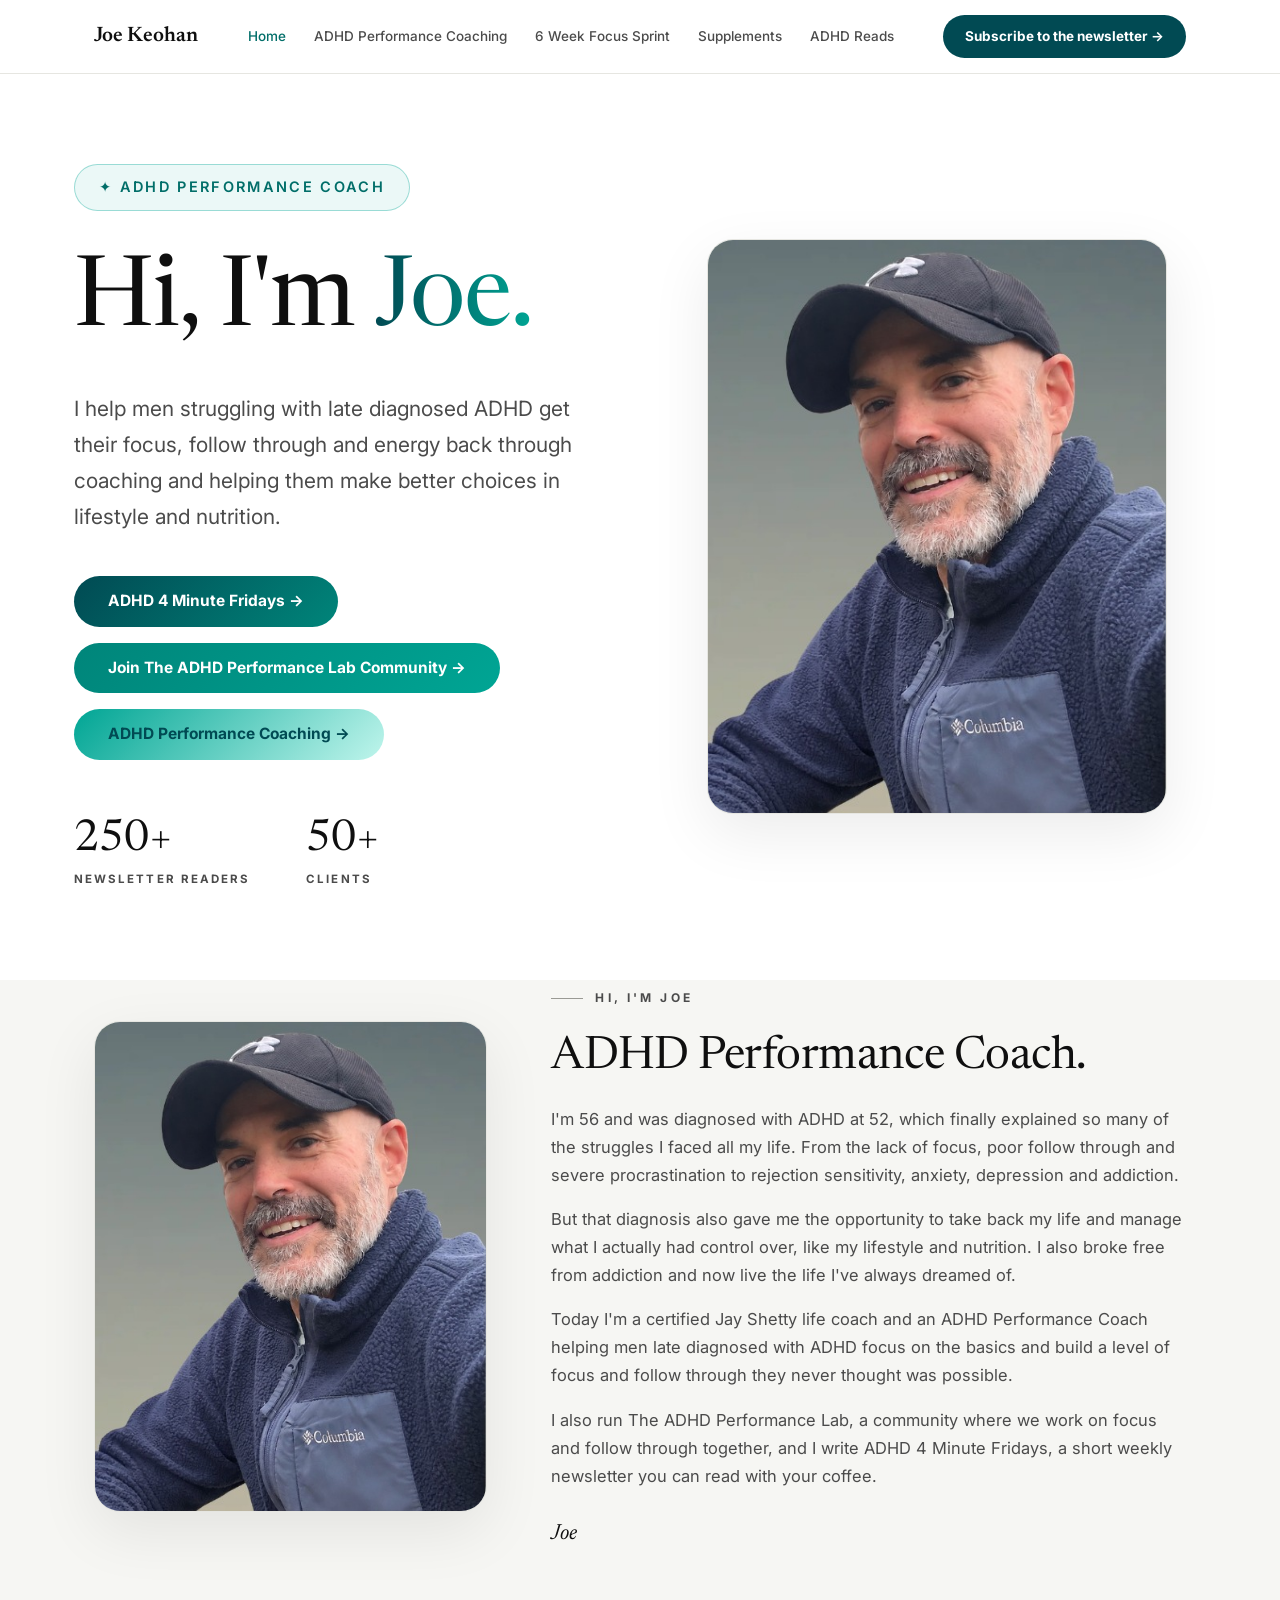
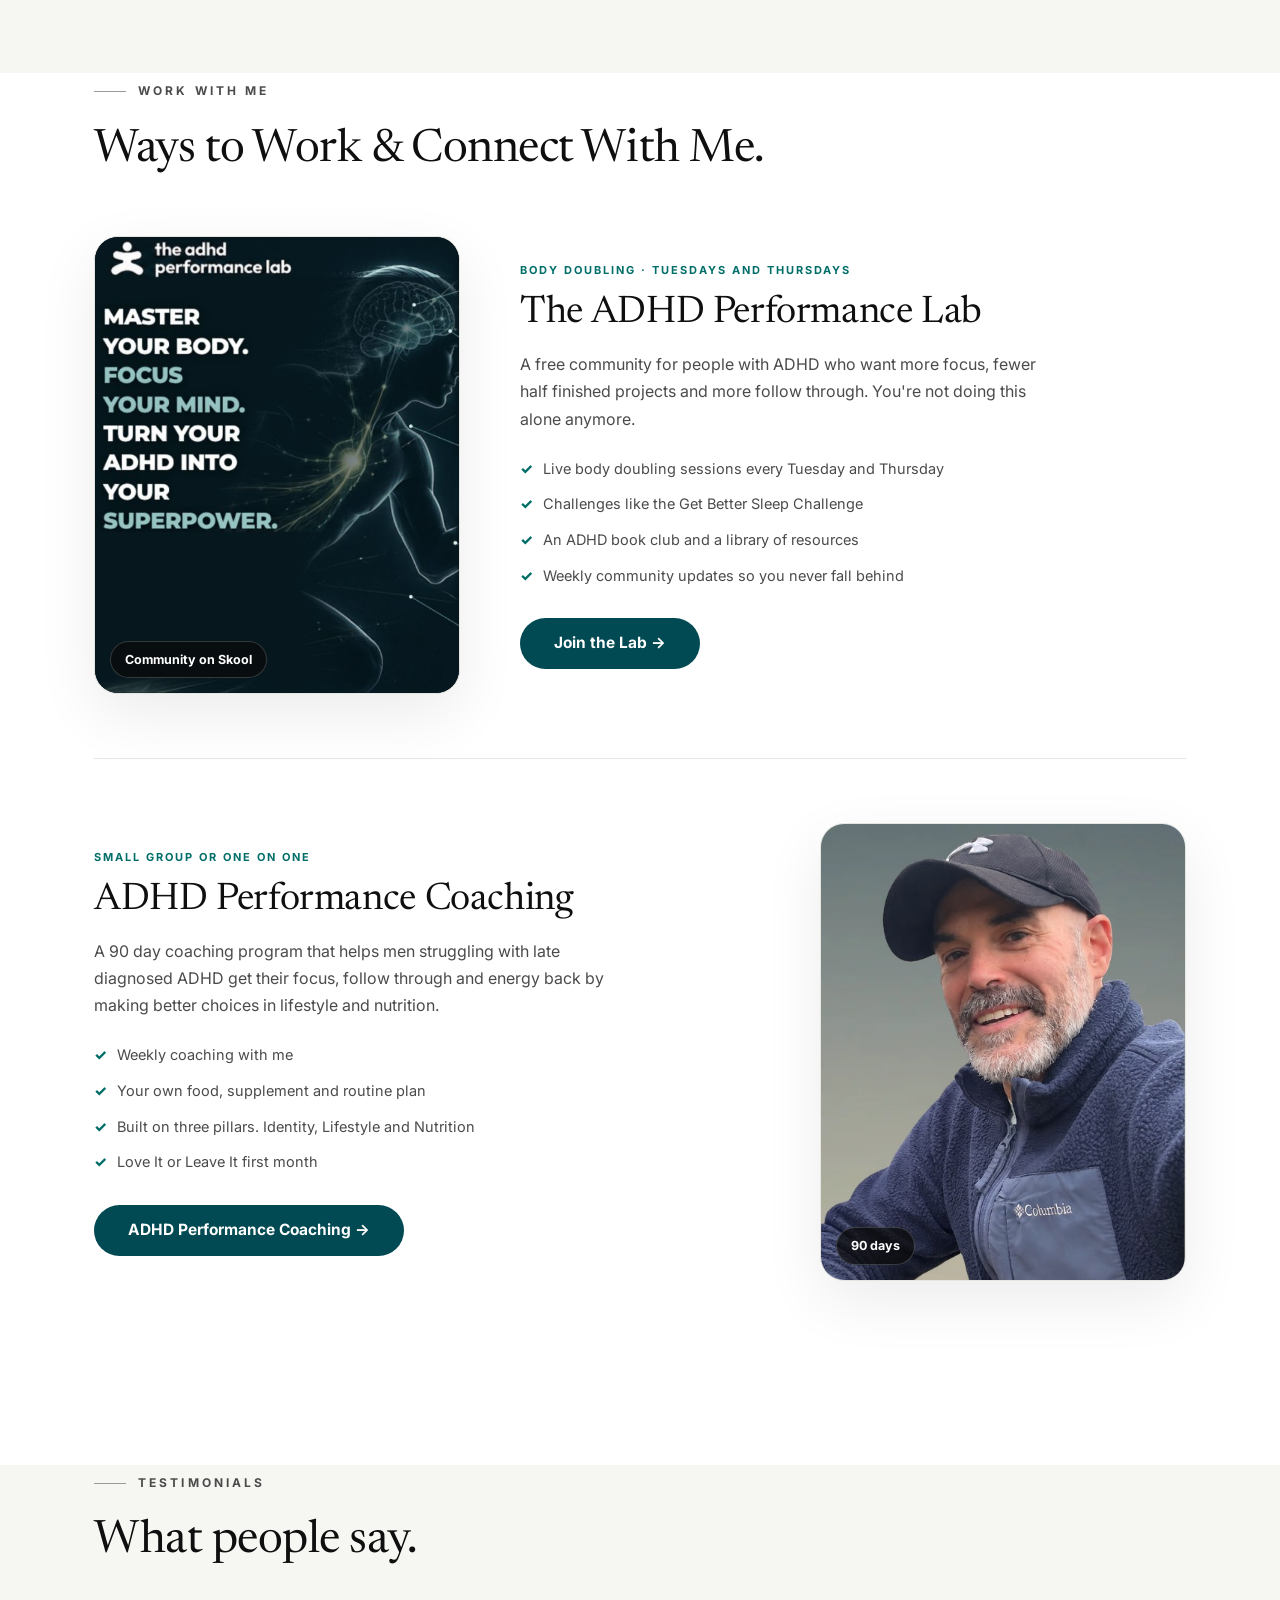
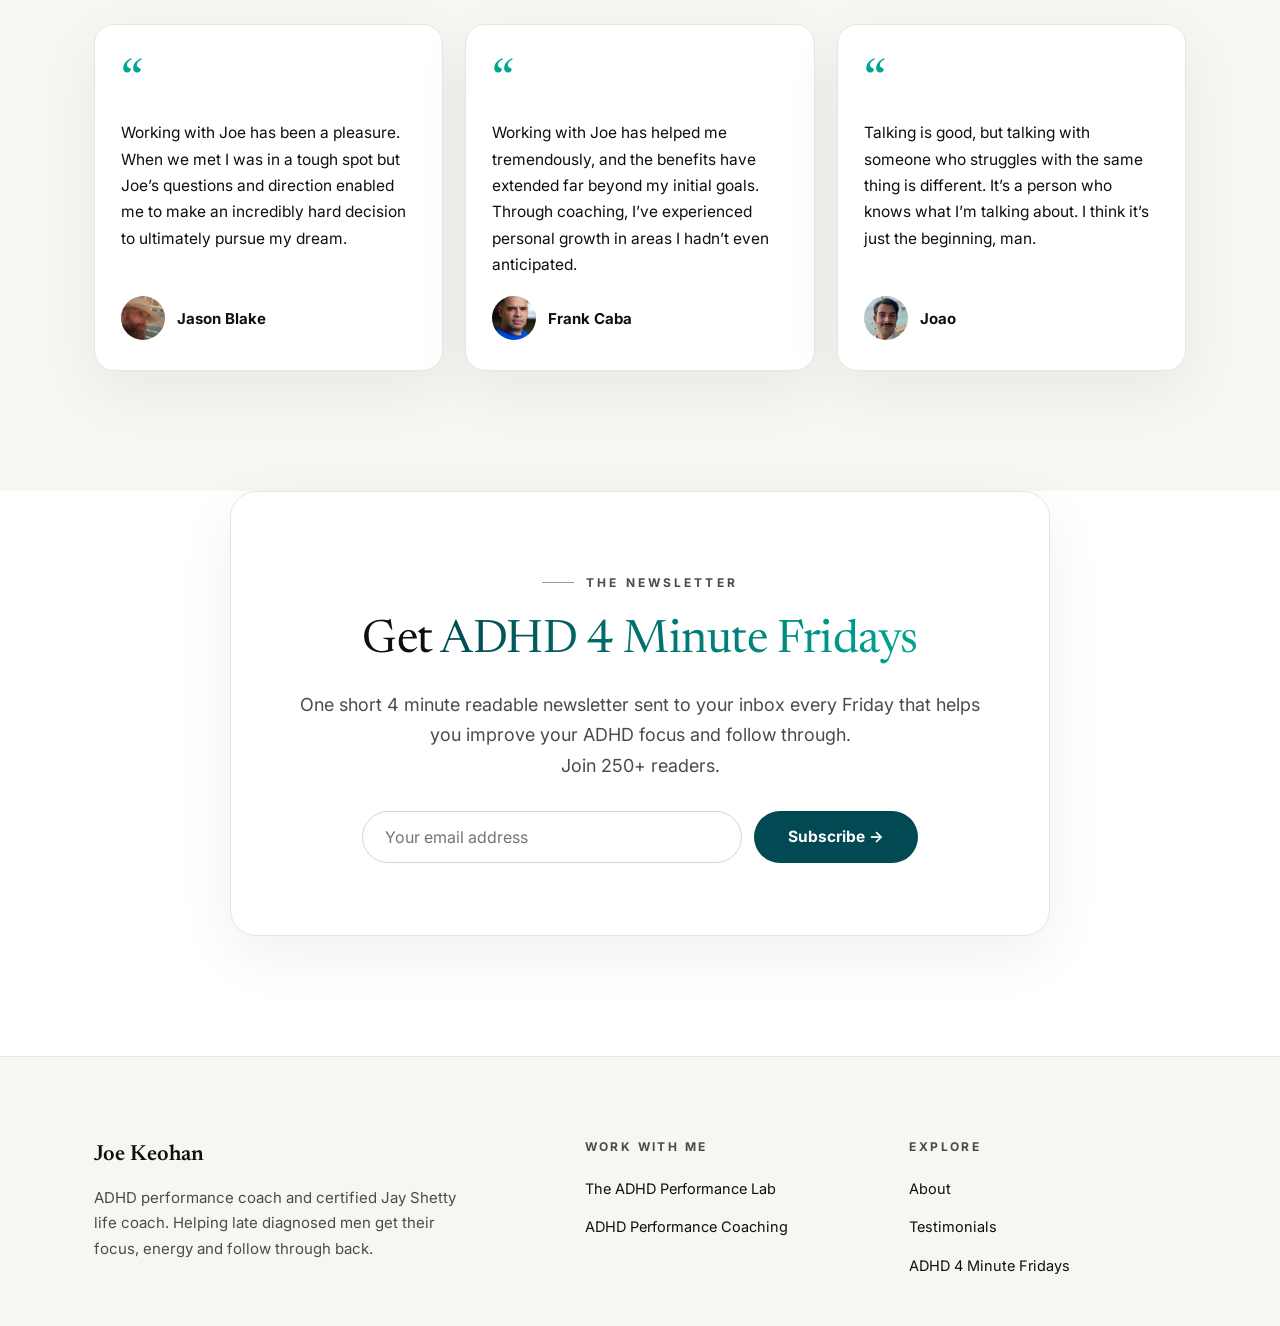
<file: index.html>
<!doctype html>
<html lang="en">
<head>
<meta charset="utf-8">
<meta name="viewport" content="width=device-width, initial-scale=1">
<title>Joe Keohan | ADHD Performance Coach</title>
<meta name="description" content="I help men struggling with late diagnosed ADHD get their focus, follow through and energy back through coaching and better choices in lifestyle and nutrition.">
<meta property="og:title" content="Joe Keohan | ADHD Performance Coach">
<meta property="og:description" content="Coaching, community and a 4 minute Friday newsletter for men with late diagnosed ADHD.">
<meta property="og:image" content="images/joe.jpg">
<link rel="preconnect" href="https://fonts.googleapis.com">
<link rel="preconnect" href="https://fonts.gstatic.com" crossorigin>
<link href="https://fonts.googleapis.com/css2?family=Newsreader:ital,opsz,wght@0,6..72,300..700;1,6..72,300..700&family=Inter:wght@300;400;500;600;700;800&display=swap" rel="stylesheet">
<link rel="stylesheet" href="css/style.css?v=20261125f">
</head>
<body class="home">
<div class="page">

<header class="nav">
<div class="nav-inner">
<a class="nav-logo" href="#top">Joe Keohan</a>
<nav aria-label="Main" class="nav-links">
<a href="./" aria-current="page">Home</a>
<a href="coaching/">ADHD Performance Coaching</a>
<a href="focus-sprint/">6 Week Focus Sprint</a>
<a href="supplements/">Supplements</a>
<a href="reads/">ADHD Reads</a>
</nav>
<div class="nav-right">
<a class="nav-cta" href="#newsletter">Subscribe to the newsletter →</a>
<button class="burger" type="button" aria-label="Menu" aria-expanded="false" aria-controls="mobile-menu">
<svg aria-hidden="true" width="20" height="20" viewBox="0 0 24 24" fill="none" stroke="currentColor" stroke-width="2" stroke-linecap="round"><path d="M4 7h16"></path><path d="M4 12h16"></path><path d="M4 17h16"></path></svg>
</button>
</div>
</div>
<div class="mobile-panel" id="mobile-menu" hidden>
<a href="./" aria-current="page">Home</a>
<a href="coaching/">ADHD Performance Coaching</a>
<a href="focus-sprint/">6 Week Focus Sprint</a>
<a href="supplements/">Supplements</a>
<a href="reads/">ADHD Reads</a>
<a class="nav-cta" href="#newsletter">Subscribe to the newsletter →</a>
</div>
</header>

<main>
<section id="top" class="hero">
<div class="hero-grid">
<div class="hero-copy">
<div class="hi">✦ ADHD Performance Coach</div>
<h1>Hi, I'm <span class="hl">Joe.</span></h1>
<p class="lede">I help men struggling with late diagnosed ADHD get their focus, follow through and energy back through coaching and helping them make better choices in lifestyle and nutrition.</p>
<div class="btn-row">
<a class="btn btn-grad" href="#newsletter">ADHD 4 Minute Fridays →</a>
<a class="btn btn-mint" href="https://www.skool.com/the-adhd-performance-lab-9272/about">Join The ADHD Performance Lab Community →</a>
<a class="btn btn-outline-grad" href="coaching/">ADHD Performance Coaching →</a>
</div>
<div class="hero-meta">
<div><div class="stat-n">250+</div><div class="stat-l">Newsletter readers</div></div>
<div><div class="stat-n">50+</div><div class="stat-l">Clients</div></div>
</div>
</div>
<div class="hero-photo">
<div class="frame"><img src="images/joe-sprint.jpg" alt="Joe Keohan smiling in a black cap and navy fleece" style="object-position: center top" width="486" height="649"></div>
</div>
</div>
</section>

<section id="about" class="sec alt">
<div class="wrap about-band">
<div class="frame"><img src="images/joe-sprint.jpg" alt="Joe Keohan smiling in a black cap and navy fleece" style="object-position: center top" loading="lazy" width="486" height="649"></div>
<div class="about-copy">
<div class="eyebrow">Hi, I'm Joe</div>
<h2 class="h2">ADHD Performance Coach.</h2>
<p>I'm 56 and was diagnosed with ADHD at 52, which finally explained so many of the struggles I faced all my life. From the lack of focus, poor follow through and severe procrastination to rejection sensitivity, anxiety, depression and addiction.</p>
<p>But that diagnosis also gave me the opportunity to take back my life and manage what I actually had control over, like my lifestyle and nutrition. I also broke free from addiction and now live the life I've always dreamed of.</p>
<p>Today I'm a certified Jay Shetty life coach and an ADHD Performance Coach helping men late diagnosed with ADHD focus on the basics and build a level of focus and follow through they never thought was possible.</p>
<p>I also run The ADHD Performance Lab, a community where we work on focus and follow through together, and I write ADHD 4 Minute Fridays, a short weekly newsletter you can read with your coffee.</p>
<div class="sig">Joe</div>
</div>
</div>
</section>

<section id="work" class="sec">
<div class="wrap">
<div class="eyebrow">Work with me</div>
<h2 class="h2" style="margin-bottom: 40px">Ways to Work &amp; Connect With Me.</h2>

<div class="offer-row first">
<div class="offer-photo">
<div class="frame" style="background: #0B1E22"><img src="images/performance-lab.jpg" alt="The ADHD Performance Lab. Master your body. Focus your mind. Turn your ADHD into your superpower." style="object-position: left center" loading="lazy" width="794" height="704"></div>
<div class="chip">Community on Skool</div>
</div>
<div class="offer-copy">
<span class="tag">Body doubling · Tuesdays and Thursdays</span>
<h3>The ADHD Performance Lab</h3>
<p>A free community for people with ADHD who want more focus, fewer half finished projects and more follow through. You're not doing this alone anymore.</p>
<ul class="chk">
<li>Live body doubling sessions every Tuesday and Thursday</li>
<li>Challenges like the Get Better Sleep Challenge</li>
<li>An ADHD book club and a library of resources</li>
<li>Weekly community updates so you never fall behind</li>
</ul>
<a class="btn btn-primary" href="https://www.skool.com/the-adhd-performance-lab-9272/about">Join the Lab →</a>
</div>
</div>

<div class="offer-row reverse">
<div class="offer-photo">
<div class="frame"><img src="images/joe-sprint.jpg" alt="Joe Keohan smiling in a black cap and navy fleece" style="object-position: center top" loading="lazy" width="486" height="649"></div>
<div class="chip">90 days</div>
</div>
<div class="offer-copy">
<span class="tag">Small group or one on one</span>
<h3>ADHD Performance Coaching</h3>
<p>A 90 day coaching program that helps men struggling with late diagnosed ADHD get their focus, follow through and energy back by making better choices in lifestyle and nutrition.</p>
<ul class="chk">
<li>Weekly coaching with me</li>
<li>Your own food, supplement and routine plan</li>
<li>Built on three pillars. Identity, Lifestyle and Nutrition</li>
<li>Love It or Leave It first month</li>
</ul>
<a class="btn btn-primary" href="coaching/">ADHD Performance Coaching →</a>
</div>
</div>

</div>
</section>

<section id="testimonials" class="sec alt">
<div class="wrap">
<div class="eyebrow">Testimonials</div>
<h2 class="h2">What people say.</h2>
<div class="cards3">

<figure class="card">
<div class="card-body t-body">
<div aria-hidden="true" class="quote-mark">“</div>
<blockquote>Working with Joe has been a pleasure. When we met I was in a tough spot but Joe’s questions and direction enabled me to make an incredibly hard decision to ultimately pursue my dream.</blockquote>
<figcaption class="t-who"><img class="avatar" src="images/jason.jpg" alt="" loading="lazy" width="44" height="44">Jason Blake</figcaption>
</div>
</figure>

<figure class="card">
<div class="card-body t-body">
<div aria-hidden="true" class="quote-mark">“</div>
<blockquote>Working with Joe has helped me tremendously, and the benefits have extended far beyond my initial goals. Through coaching, I’ve experienced personal growth in areas I hadn’t even anticipated.</blockquote>
<figcaption class="t-who"><img class="avatar" src="images/frank.jpg" alt="" loading="lazy" width="44" height="44">Frank Caba</figcaption>
</div>
</figure>

<figure class="card">
<div class="card-body t-body">
<div aria-hidden="true" class="quote-mark">“</div>
<blockquote>Talking is good, but talking with someone who struggles with the same thing is different. It’s a person who knows what I’m talking about. I think it’s just the beginning, man.</blockquote>
<figcaption class="t-who"><img class="avatar" src="images/joao.jpg" alt="" loading="lazy" width="44" height="44">Joao</figcaption>
</div>
</figure>

</div>
</div>
</section>

<section id="newsletter" class="sec">
<div class="wrap">
<div class="news-box">
<div class="eyebrow" style="justify-content: center">The newsletter</div>
<h2 class="h2">Get <span class="hl">ADHD 4 Minute Fridays</span></h2>
<p class="soft" style="margin: 0; font-size: 18px">One short 4 minute readable newsletter sent to your inbox every Friday that helps you improve your ADHD focus and follow through.<br>Join 250+ readers.</p>
<!-- Connected to Kit form "ADHD 4 Minute Fridays" (id 10183261) -->
<form class="news-form" action="https://app.kit.com/forms/10183261/subscriptions" method="post" data-kit-form>
<label class="sr" for="nl-email">Email address</label>
<input id="nl-email" class="field" type="email" name="email_address" placeholder="Your email address" required>
<button class="btn btn-primary" type="submit">Subscribe →</button>
</form>
<p class="news-thanks" hidden>You’re in. Check your inbox and confirm your email to start getting ADHD 4 Minute Fridays.</p>
</div>
</div>
</section>
</main>

<footer class="foot">
<div class="wrap">
<div class="foot-grid">
<div>
<div class="nav-logo" style="font-size: 22px">Joe Keohan</div>
<p class="soft" style="margin: 10px 0 0; font-size: 15px; max-width: 380px">ADHD performance coach and certified Jay Shetty life coach. Helping late diagnosed men get their focus, energy and follow through back.</p>
</div>
<div>
<div class="foot-h">Work with me</div>
<a href="https://www.skool.com/the-adhd-performance-lab-9272/about">The ADHD Performance Lab</a>
<a href="coaching/">ADHD Performance Coaching</a>
</div>
<div>
<div class="foot-h">Explore</div>
<a href="#about">About</a>
<a href="#testimonials">Testimonials</a>
<a href="#newsletter">ADHD 4 Minute Fridays</a>
</div>
</div>
</div>
</footer>

</div>
<script src="js/main.js"></script>
</body>
</html>
</file>
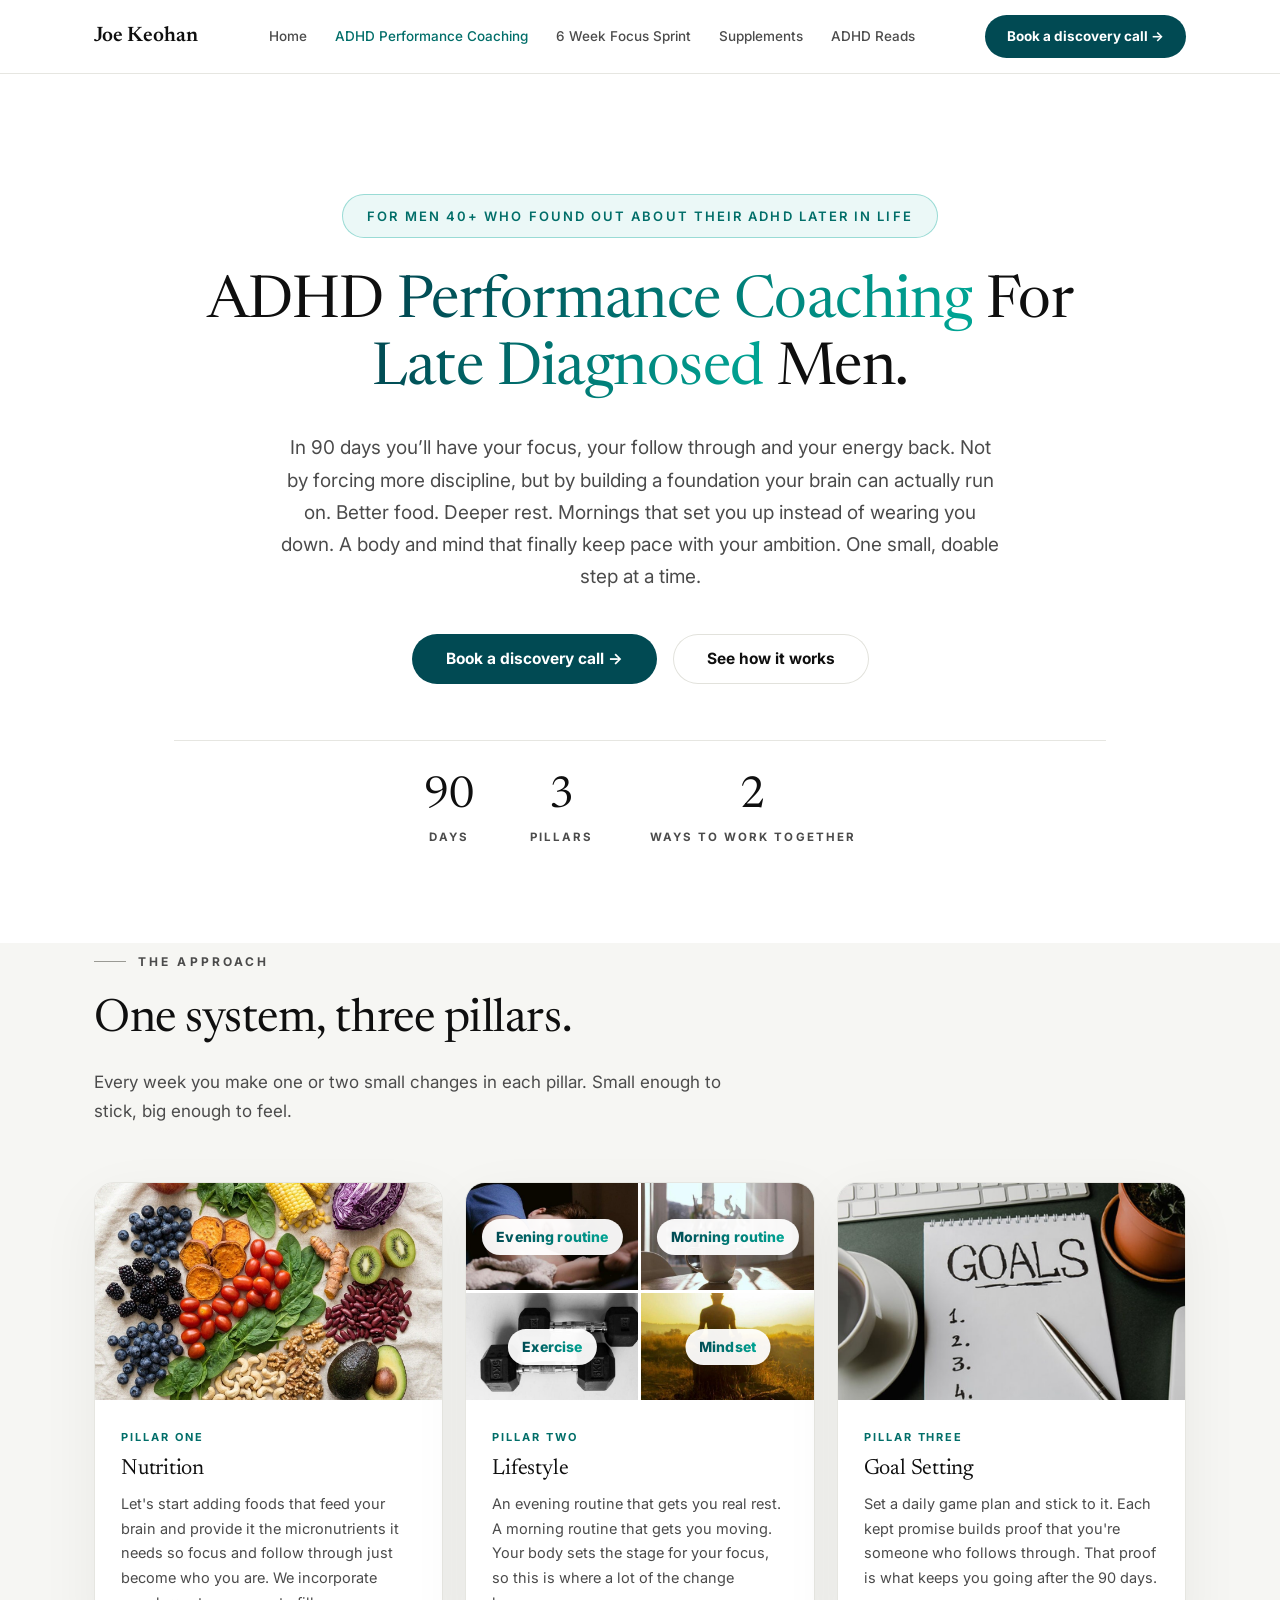
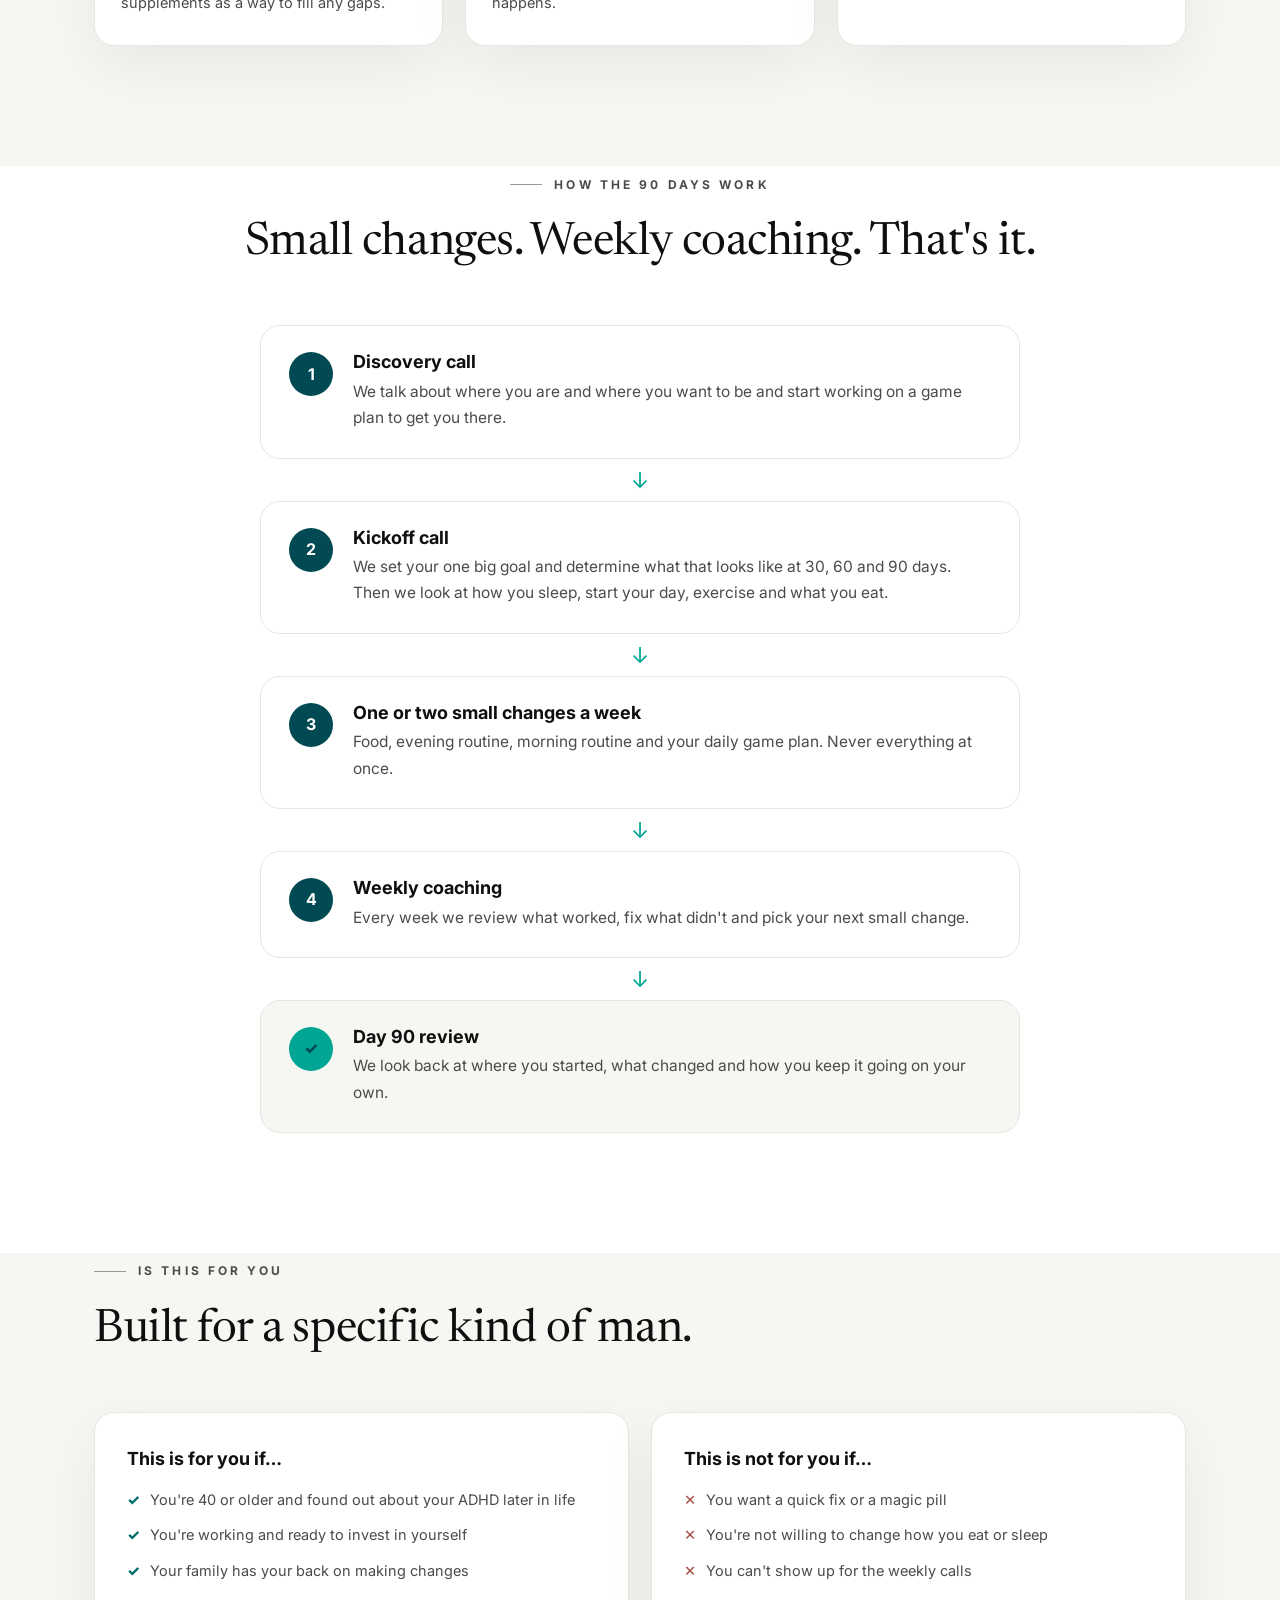
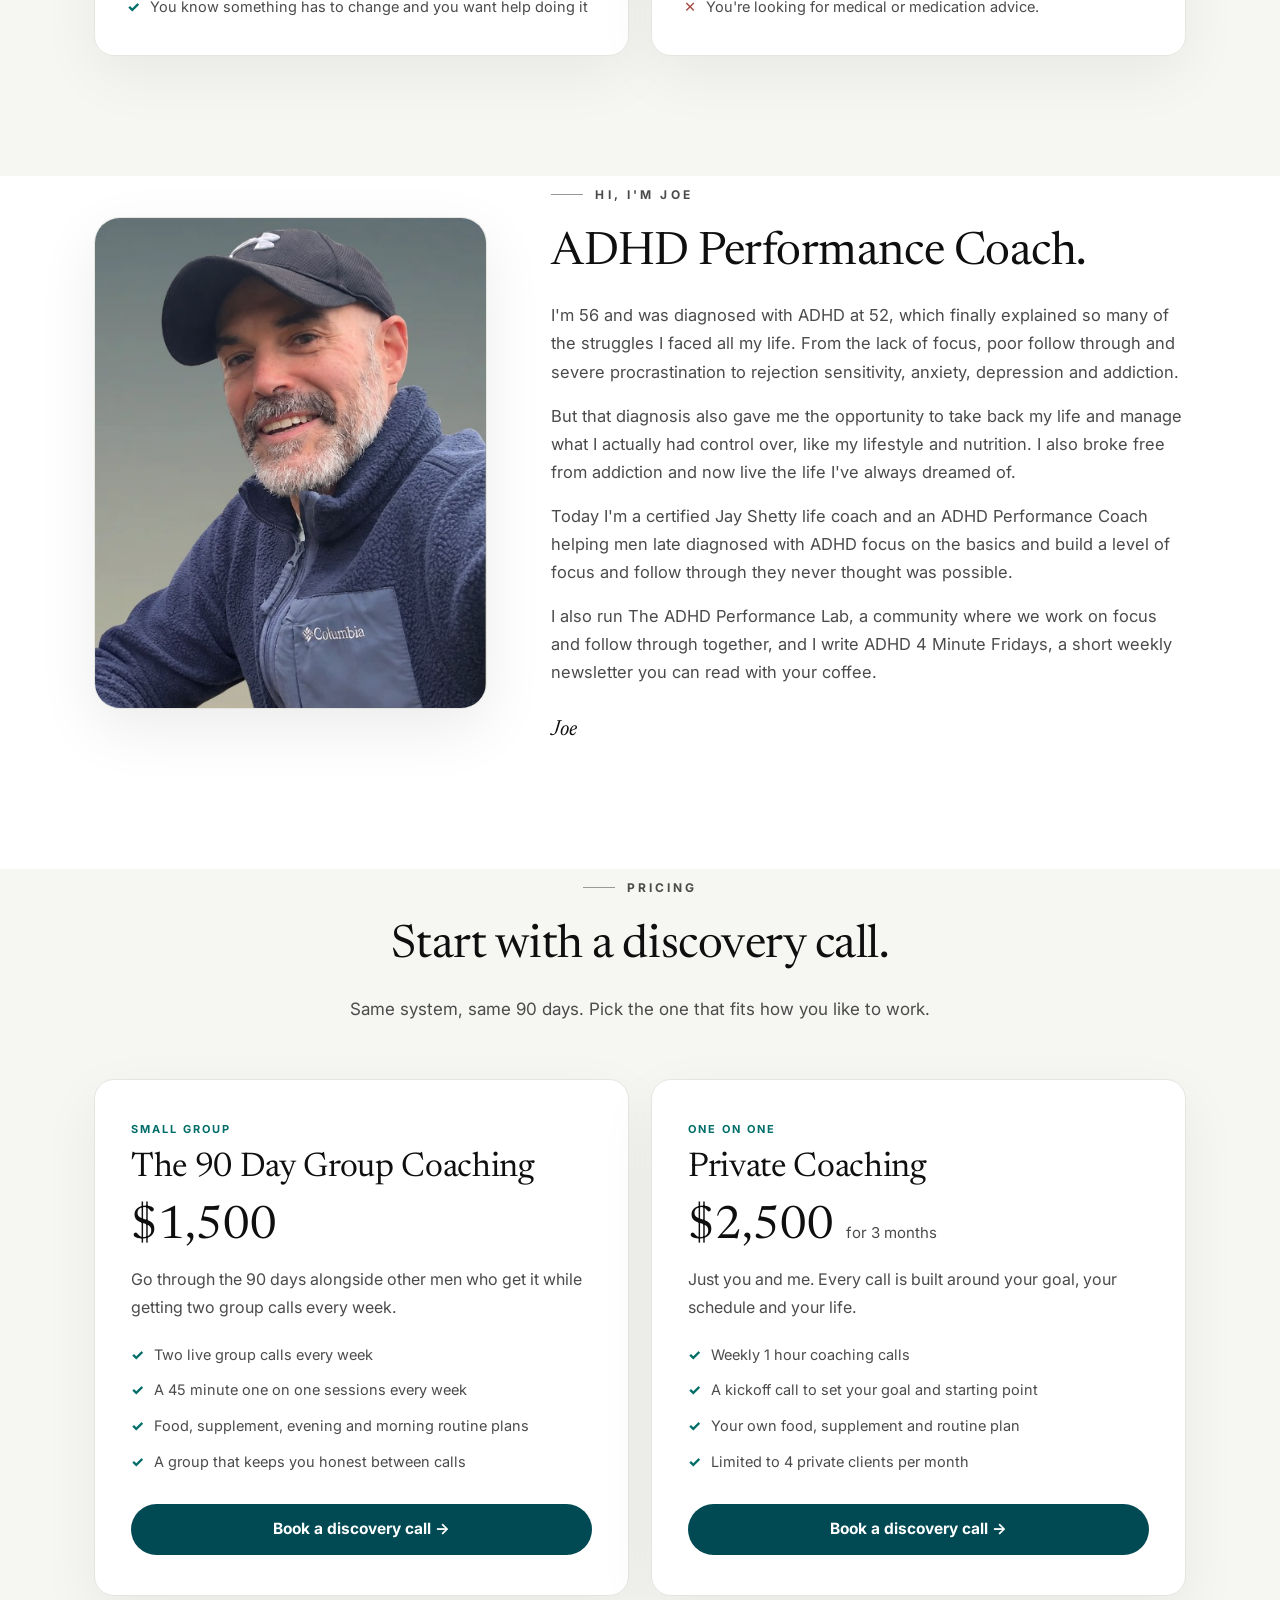
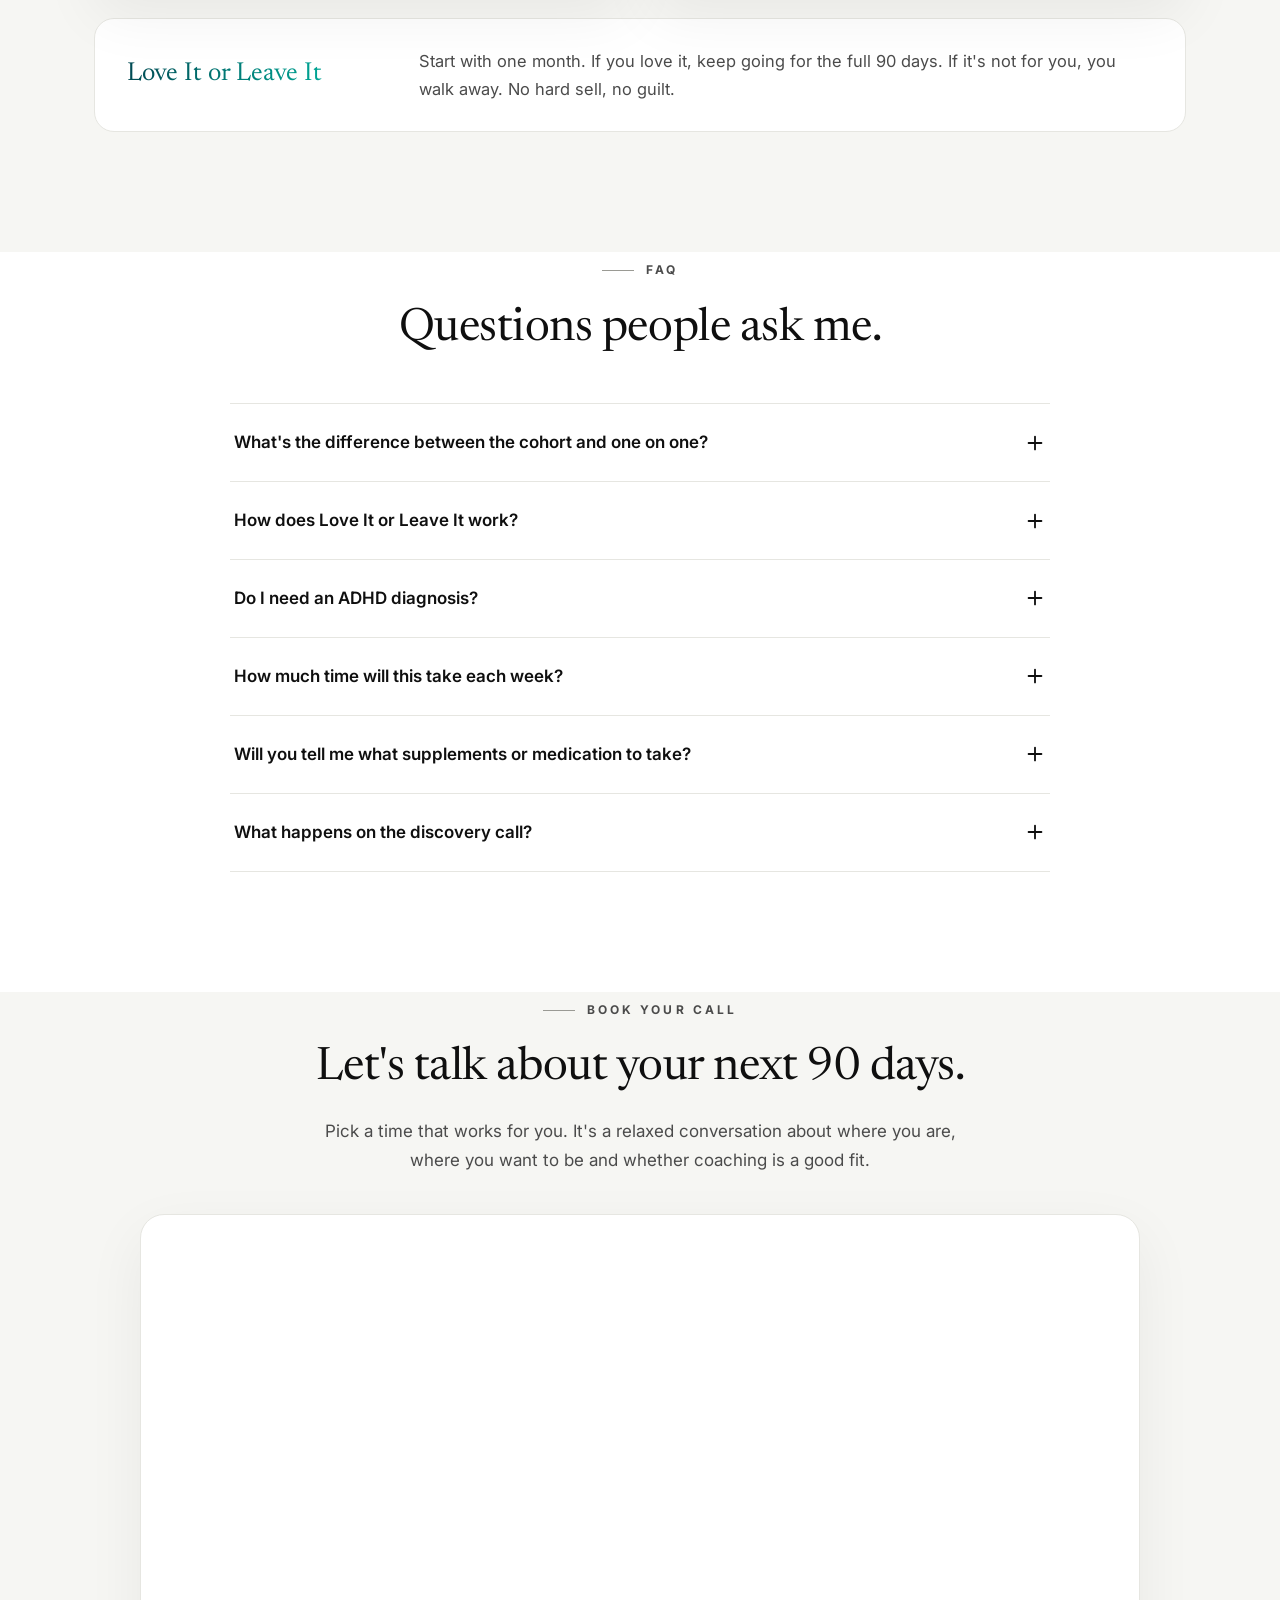
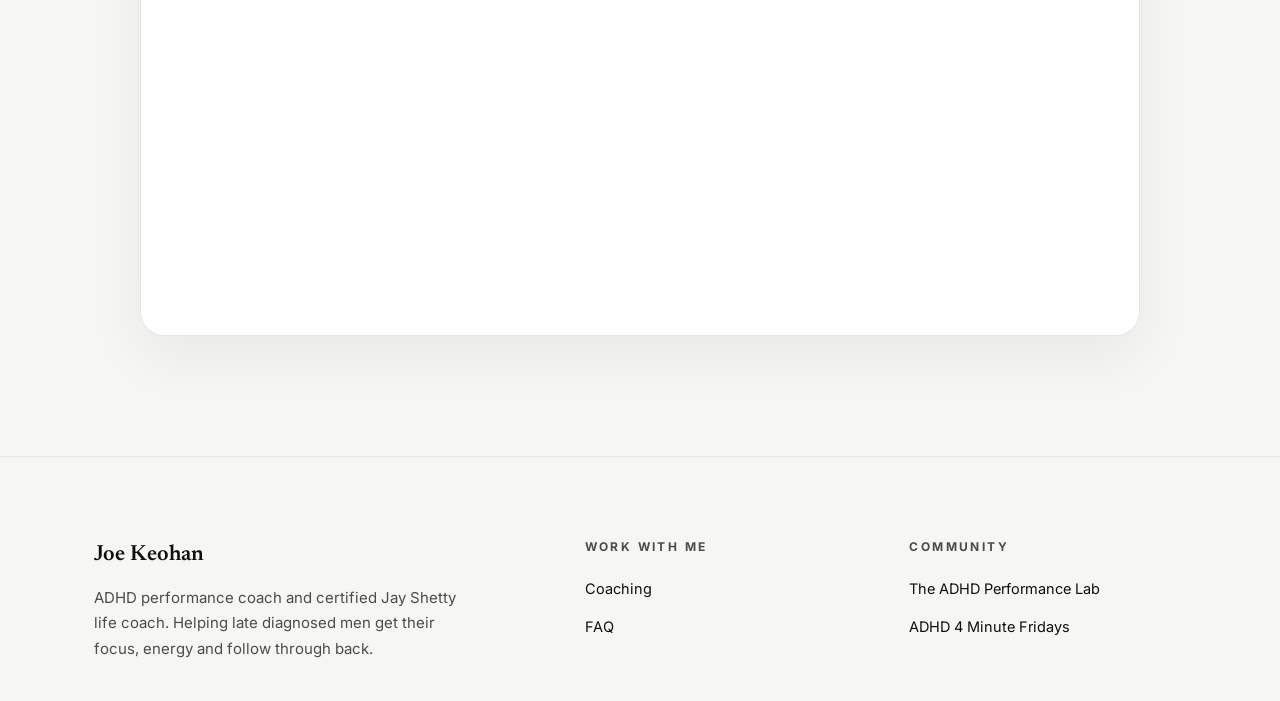
<file: coaching/index.html>
<!doctype html>
<html lang="en">
<head>
<meta charset="utf-8">
<meta name="viewport" content="width=device-width, initial-scale=1">
<title>ADHD Performance Coaching For Late Diagnosed Men | Joe Keohan</title>
<meta name="description" content="A 90 day coaching program to get your focus, follow through and energy back. Better food, deeper rest, stronger mornings and goals you actually keep.">
<meta property="og:title" content="ADHD Performance Coaching For Late Diagnosed Men">
<meta property="og:description" content="In 90 days you'll have your focus, your follow through and your energy back.">
<meta property="og:image" content="../images/joe.jpg">
<link rel="preconnect" href="https://fonts.googleapis.com">
<link rel="preconnect" href="https://fonts.gstatic.com" crossorigin>
<link href="https://fonts.googleapis.com/css2?family=Newsreader:ital,opsz,wght@0,6..72,300..700;1,6..72,300..700&family=Inter:wght@300;400;500;600;700;800&display=swap" rel="stylesheet">
<link rel="stylesheet" href="../css/style.css?v=20261125f">
</head>
<body class="coaching">
<div class="page">

<header class="nav">
<div class="nav-inner">
<a class="nav-logo" href="../">Joe Keohan</a>
<nav aria-label="Main" class="nav-links">
<a href="../">Home</a>
<a href="../coaching/" aria-current="page">ADHD Performance Coaching</a>
<a href="../focus-sprint/">6 Week Focus Sprint</a>
<a href="../supplements/">Supplements</a>
<a href="../reads/">ADHD Reads</a>
</nav>
<div class="nav-right">
<a class="nav-cta" href="#book">Book a discovery call →</a>
<button class="burger" type="button" aria-label="Menu" aria-expanded="false" aria-controls="mobile-menu">
<svg aria-hidden="true" width="20" height="20" viewBox="0 0 24 24" fill="none" stroke="currentColor" stroke-width="2" stroke-linecap="round"><path d="M4 7h16"></path><path d="M4 12h16"></path><path d="M4 17h16"></path></svg>
</button>
</div>
</div>
<div class="mobile-panel" id="mobile-menu" hidden>
<a href="../">Home</a>
<a href="../coaching/" aria-current="page">ADHD Performance Coaching</a>
<a href="../focus-sprint/">6 Week Focus Sprint</a>
<a href="../supplements/">Supplements</a>
<a href="../reads/">ADHD Reads</a>
<a class="nav-cta" href="#book">Book a discovery call →</a>
</div>
</header>

<main>
<section id="top" class="hero">
<div class="hero-inner">
<div class="hi">For men 40+ who found out about their ADHD later in life</div>
<h1>ADHD <span class="hl">Performance Coaching</span> For <span class="hl">Late Diagnosed</span> Men.</h1>
<p class="lede">In 90 days you’ll have your focus, your follow through and your energy back. Not by forcing more discipline, but by building a foundation your brain can actually run on. Better food. Deeper rest. Mornings that set you up instead of wearing you down. A body and mind that finally keep pace with your ambition. One small, doable step at a time.</p>
<div class="btn-row">
<a class="btn btn-primary" href="#book">Book a discovery call →</a>
<a class="btn btn-ghost" href="#how">See how it works</a>
</div>
<div class="stats">
<div><div class="stat-n">90</div><div class="stat-l">Days</div></div>
<div><div class="stat-n">3</div><div class="stat-l">Pillars</div></div>
<div><div class="stat-n">2</div><div class="stat-l">Ways to work together</div></div>
</div>
</div>
</section>

<section class="sec alt">
<div class="wrap">
<div class="eyebrow">The approach</div>
<h2 class="h2">One system, three pillars.</h2>
<p class="lead">Every week you make one or two small changes in each pillar. Small enough to stick, big enough to feel.</p>
<div class="cards3">
<div class="card">
<div class="card-media"><img src="../images/micronutrients.jpg" alt="Colorful whole foods including blueberries, blackberries, spinach, sweet potato, tomatoes, kiwi, kidney beans, walnuts, cashews and avocado" loading="lazy"></div>
<div class="card-body"><span class="tag">Pillar one</span><h3>Nutrition</h3><p>Let's start adding foods that feed your brain and provide it the micronutrients it needs so focus and follow through just become who you are. We incorporate supplements as a way to fill any gaps.</p></div>
</div>
<div class="card">
<div class="card-media">
<div class="quad">
<div class="quad-tile"><img src="../images/sleep.jpg" alt="Man sleeping soundly in bed" loading="lazy"><span class="quad-label"><span>Evening routine</span></span></div>
<div class="quad-tile"><img src="../images/coffee.jpg" alt="Steaming cup of coffee on a sunlit table" loading="lazy"><span class="quad-label"><span>Morning routine</span></span></div>
<div class="quad-tile"><img src="../images/weights.jpg" alt="Two pairs of hex dumbbells" loading="lazy"><span class="quad-label"><span>Exercise</span></span></div>
<div class="quad-tile"><img src="../images/meditation.jpg" alt="Man meditating outdoors at sunrise" style="object-position: center top" loading="lazy"><span class="quad-label"><span>Mindset</span></span></div>
</div>
</div>
<div class="card-body"><span class="tag">Pillar two</span><h3>Lifestyle</h3><p>An evening routine that gets you real rest. A morning routine that gets you moving. Your body sets the stage for your focus, so this is where a lot of the change happens.</p></div>
</div>
<div class="card">
<div class="card-media"><img src="../images/goals.jpg" alt="Notebook with GOALS written at the top and a numbered list, next to a cup of coffee" style="object-position: center 30%" loading="lazy"></div>
<div class="card-body"><span class="tag">Pillar three</span><h3>Goal Setting</h3><p>Set a daily game plan and stick to it. Each kept promise builds proof that you're someone who follows through. That proof is what keeps you going after the 90 days.</p></div>
</div>
</div>
</div>
</section>

<section id="how" class="sec">
<div class="wrap">
<div class="center">
<div class="eyebrow">How the 90 days work</div>
<h2 class="h2">Small changes. Weekly coaching. That's it.</h2>
</div>
<div class="steps">
<div class="step"><div class="num">1</div><div><h3>Discovery call</h3><p>We talk about where you are and where you want to be and start working on a game plan to get you there.</p></div></div>
<div aria-hidden="true" class="arrow">↓</div>
<div class="step"><div class="num">2</div><div><h3>Kickoff call</h3><p>We set your one big goal and determine what that looks like at 30, 60 and 90 days. Then we look at how you sleep, start your day, exercise and what you eat.</p></div></div>
<div aria-hidden="true" class="arrow">↓</div>
<div class="step"><div class="num">3</div><div><h3>One or two small changes a week</h3><p>Food, evening routine, morning routine and your daily game plan. Never everything at once.</p></div></div>
<div aria-hidden="true" class="arrow">↓</div>
<div class="step"><div class="num">4</div><div><h3>Weekly coaching</h3><p>Every week we review what worked, fix what didn't and pick your next small change.</p></div></div>
<div aria-hidden="true" class="arrow">↓</div>
<div class="step last"><div class="num">✓</div><div><h3>Day 90 review</h3><p>We look back at where you started, what changed and how you keep it going on your own.</p></div></div>
</div>
</div>
</section>

<section class="sec alt">
<div class="wrap">
<div class="eyebrow">Is this for you</div>
<h2 class="h2">Built for a specific kind of man.</h2>
<div class="two">
<div class="panel">
<h3 class="fit">This is for you if…</h3>
<ul class="chk" style="margin: 0">
<li>You're 40 or older and found out about your ADHD later in life</li>
<li>You're working and ready to invest in yourself</li>
<li>Your family has your back on making changes</li>
<li>You know something has to change and you want help doing it</li>
</ul>
</div>
<div class="panel">
<h3 class="fit">This is not for you if…</h3>
<ul class="chk no" style="margin: 0">
<li>You want a quick fix or a magic pill</li>
<li>You're not willing to change how you eat or sleep</li>
<li>You can't show up for the weekly calls</li>
<li>You're looking for medical or medication advice.</li>
</ul>
</div>
</div>
</div>
</section>

<section id="about" class="sec">
<div class="wrap about-band">
<div class="frame"><img src="../images/joe-sprint.jpg" alt="Joe Keohan smiling in a black cap and navy fleece" style="object-position: center top" loading="lazy" width="486" height="649"></div>
<div class="about-copy">
<div class="eyebrow">Hi, I'm Joe</div>
<h2 class="h2">ADHD Performance Coach.</h2>
<p>I'm 56 and was diagnosed with ADHD at 52, which finally explained so many of the struggles I faced all my life. From the lack of focus, poor follow through and severe procrastination to rejection sensitivity, anxiety, depression and addiction.</p>
<p>But that diagnosis also gave me the opportunity to take back my life and manage what I actually had control over, like my lifestyle and nutrition. I also broke free from addiction and now live the life I've always dreamed of.</p>
<p>Today I'm a certified Jay Shetty life coach and an ADHD Performance Coach helping men late diagnosed with ADHD focus on the basics and build a level of focus and follow through they never thought was possible.</p>
<p>I also run The ADHD Performance Lab, a community where we work on focus and follow through together, and I write ADHD 4 Minute Fridays, a short weekly newsletter you can read with your coffee.</p>
<div class="sig">Joe</div>
</div>
</div>
</section>

<section id="pricing" class="sec alt">
<div class="wrap">
<div class="center">
<div class="eyebrow">Pricing</div>
<h2 class="h2">Start with a discovery call.</h2>
<p class="lead">Same system, same 90 days. Pick the one that fits how you like to work.</p>
</div>
<div class="two">

<div class="panel price-card">
<span class="tag">Small group</span>
<h3>The 90 Day Group Coaching</h3>
<div class="price"><div class="price-n">$1,500</div></div>
<p>Go through the 90 days alongside other men who get it while getting two group calls every week.</p>
<ul class="chk">
<li>Two live group calls every week</li>
<li>A 45 minute one on one sessions every week</li>
<li>Food, supplement, evening and morning routine plans</li>
<li>A group that keeps you honest between calls</li>
</ul>
<a class="btn btn-primary" href="#book">Book a discovery call →</a>
</div>

<div class="panel price-card">
<span class="tag">One on one</span>
<h3>Private Coaching</h3>
<div class="price"><div class="price-n">$2,500</div><div class="soft" style="font-size: 15px">for 3 months</div></div>
<p>Just you and me. Every call is built around your goal, your schedule and your life.</p>
<ul class="chk">
<li>Weekly 1 hour coaching calls</li>
<li>A kickoff call to set your goal and starting point</li>
<li>Your own food, supplement and routine plan</li>
<li>Limited to 4 private clients per month</li>
</ul>
<a class="btn btn-primary" href="#book">Book a discovery call →</a>
</div>

</div>
<div class="bar">
<div class="bar-t"><span class="hl">Love It or Leave It</span></div>
<p>Start with one month. If you love it, keep going for the full 90 days. If it's not for you, you walk away. No hard sell, no guilt.</p>
</div>
</div>
</section>

<section id="faq" class="sec">
<div class="wrap">
<div class="center">
<div class="eyebrow">FAQ</div>
<h2 class="h2">Questions people ask me.</h2>
</div>
<div class="faq">
<details><summary>What's the difference between the cohort and one on one?<svg aria-hidden="true" width="22" height="22" viewBox="0 0 24 24" fill="none" stroke="#0F0F0F" stroke-width="2" stroke-linecap="round"><path d="M12 5v14"></path><path d="M5 12h14"></path></svg></summary><p class="faq-a">Both follow the same 90 day system. The cohort adds two group calls a week and two short private sessions, so you get the group and time with me. One on one is a full hour each week that's all about you.</p></details>
<details><summary>How does Love It or Leave It work?<svg aria-hidden="true" width="22" height="22" viewBox="0 0 24 24" fill="none" stroke="#0F0F0F" stroke-width="2" stroke-linecap="round"><path d="M12 5v14"></path><path d="M5 12h14"></path></svg></summary><p class="faq-a">You start with one month. If you love it, you keep going for months two and three. If it's not for you, you stop after month one and that's it.</p></details>
<details><summary>Do I need an ADHD diagnosis?<svg aria-hidden="true" width="22" height="22" viewBox="0 0 24 24" fill="none" stroke="#0F0F0F" stroke-width="2" stroke-linecap="round"><path d="M12 5v14"></path><path d="M5 12h14"></path></svg></summary><p class="faq-a">[YOUR ANSWER]</p></details>
<details><summary>How much time will this take each week?<svg aria-hidden="true" width="22" height="22" viewBox="0 0 24 24" fill="none" stroke="#0F0F0F" stroke-width="2" stroke-linecap="round"><path d="M12 5v14"></path><path d="M5 12h14"></path></svg></summary><p class="faq-a">Your calls, plus a few minutes a day on the small change you're working on. The changes are kept small on purpose so they fit into a busy life.</p></details>
<details><summary>Will you tell me what supplements or medication to take?<svg aria-hidden="true" width="22" height="22" viewBox="0 0 24 24" fill="none" stroke="#0F0F0F" stroke-width="2" stroke-linecap="round"><path d="M12 5v14"></path><path d="M5 12h14"></path></svg></summary><p class="faq-a">No. I'm a coach, not a doctor. We talk about food and supplements so you know what to ask, and you check any changes with your doctor.</p></details>
<details><summary>What happens on the discovery call?<svg aria-hidden="true" width="22" height="22" viewBox="0 0 24 24" fill="none" stroke="#0F0F0F" stroke-width="2" stroke-linecap="round"><path d="M12 5v14"></path><path d="M5 12h14"></path></svg></summary><p class="faq-a">It's a relaxed conversation. We talk about what's going on, what you want to change and whether one of the programs is a good fit. No pressure either way.</p></details>
</div>
</div>
</section>
<section id="book" class="sec alt">
<div class="wrap">
<div class="center">
<div class="eyebrow">Book your call</div>
<h2 class="h2">Let's talk about your next 90 days.</h2>
<p class="lead">Pick a time that works for you. It's a relaxed conversation about where you are, where you want to be and whether coaching is a good fit.</p>
</div>
<div class="book-box">
<div class="calendly-inline-widget" data-url="https://calendly.com/joekeohan/clarity-call?hide_gdpr_banner=1&amp;primary_color=014a53"></div>
<noscript><p class="center"><a class="btn btn-primary" href="https://calendly.com/joekeohan/clarity-call">Book a discovery call →</a></p></noscript>
</div>
</div>
</section>
</main>

<footer class="foot">
<div class="wrap">
<div class="foot-grid">
<div>
<div class="nav-logo" style="font-size: 22px">Joe Keohan</div>
<p class="soft" style="margin: 10px 0 0; font-size: 15px; max-width: 380px">ADHD performance coach and certified Jay Shetty life coach. Helping late diagnosed men get their focus, energy and follow through back.</p>
</div>
<div>
<div class="foot-h">Work with me</div>
<a href="#pricing">Coaching</a>
<a href="#faq">FAQ</a>
</div>
<div>
<div class="foot-h">Community</div>
<a href="https://www.skool.com/the-adhd-performance-lab-9272/about">The ADHD Performance Lab</a>
<a href="../#newsletter">ADHD 4 Minute Fridays</a>
</div>
</div>
</div>
</footer>

</div>
<script src="../js/main.js"></script>
<script src="https://assets.calendly.com/assets/external/widget.js" async></script>
</body>
</html>
</file>
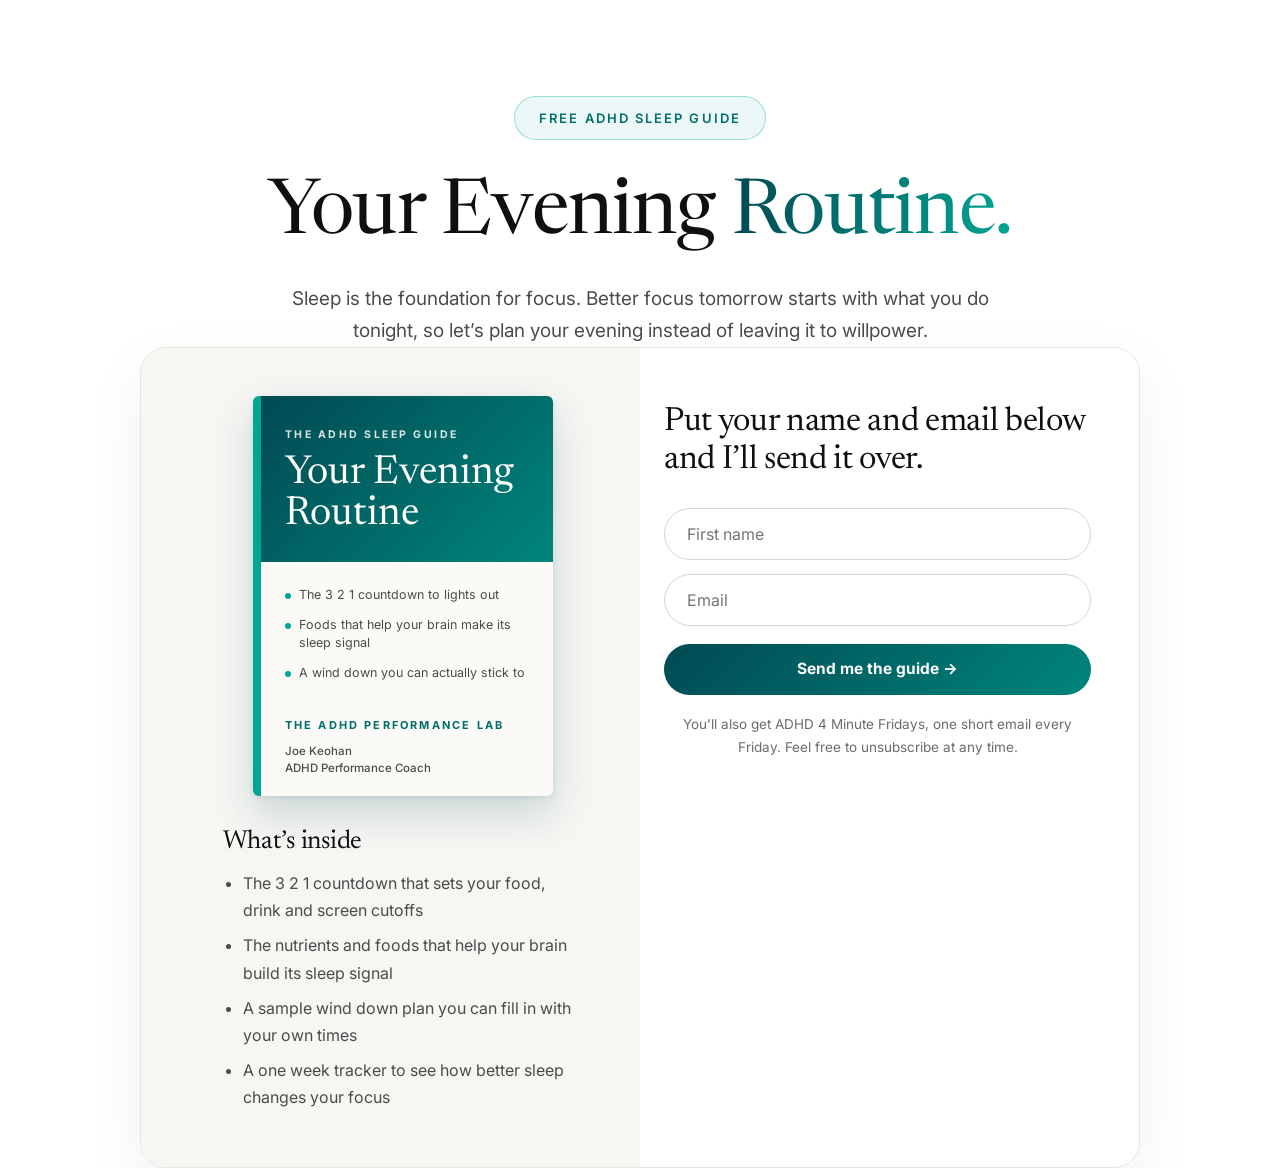
<file: evening-routine/index.html>
<!doctype html>
<html lang="en">
<head>
<meta charset="utf-8">
<meta name="viewport" content="width=device-width, initial-scale=1">
<title>Your Evening Routine | Free ADHD Sleep Guide from The ADHD Performance Lab</title>
<meta name="description" content="Better focus tomorrow starts with what you do tonight. A simple evening routine for your ADHD brain.">
<meta name="robots" content="noindex">
<meta property="og:title" content="Your Evening Routine">
<meta property="og:description" content="Better focus tomorrow starts with what you do tonight. A simple evening routine for your ADHD brain.">
<link rel="preconnect" href="https://fonts.googleapis.com">
<link rel="preconnect" href="https://fonts.gstatic.com" crossorigin>
<link href="https://fonts.googleapis.com/css2?family=Newsreader:ital,opsz,wght@0,6..72,300..700;1,6..72,300..700&family=Inter:wght@300;400;500;600;700;800&display=swap" rel="stylesheet">
<link rel="stylesheet" href="../css/style.css?v=20261125f">
</head>
<body class="coaching squeeze">
<div class="page">
<main>

<section class="hero">
<div class="hero-inner">
<div class="hi">Free ADHD sleep guide</div>
<h1>Your Evening <span class="hl">Routine.</span></h1>
<p class="lede">Sleep is the foundation for focus. Better focus tomorrow starts with what you do tonight, so let’s plan your evening instead of leaving it to willpower.</p>
</div>
</section>

<section class="sq-sec">
<div class="wrap">
<div class="sq-box">

<div class="sq-guide">
<div class="sq-cover" role="img" aria-label="Your Evening Routine guide cover">
<div class="sq-cover-top">
<span class="sq-cover-kicker">The ADHD sleep guide</span>
<span class="sq-cover-title">Your Evening Routine</span>
</div>
<div class="sq-cover-body">
<span>The 3 2 1 countdown to lights out</span>
<span>Foods that help your brain make its sleep signal</span>
<span>A wind down you can actually stick to</span>
</div>
<div class="sq-cover-foot">The ADHD Performance Lab<span class="sq-cover-by">Joe Keohan<br>ADHD Performance Coach</span></div>
</div>
<div class="sq-guide-text">
<h2>What’s inside</h2>
<ul>
<li>The 3 2 1 countdown that sets your food, drink and screen cutoffs</li>
<li>The nutrients and foods that help your brain build its sleep signal</li>
<li>A sample wind down plan you can fill in with your own times</li>
<li>A one week tracker to see how better sleep changes your focus</li>
</ul>
</div>
</div>

<div class="sq-form-col">
<h2>Put your name and email below and I’ll send it over.</h2>
<!-- Connected to Kit form "Evening Routine" (id 10193228) -->
<form class="sq-form" action="https://app.kit.com/forms/10193228/subscriptions" method="post" data-kit-form>
<label class="sr" for="ff-name">First name</label>
<input id="ff-name" class="field" type="text" name="fields[first_name]" placeholder="First name" autocomplete="given-name" required>
<label class="sr" for="ff-email">Email</label>
<input id="ff-email" class="field" type="email" name="email_address" placeholder="Email" autocomplete="email" required>
<button class="btn btn-grad" type="submit">Send me the guide →</button>
<p class="sq-note">You’ll also get ADHD 4 Minute Fridays, one short email every Friday. Feel free to unsubscribe at any time.</p>
</form>
<p class="sq-thanks" hidden>You’re in. Check your inbox and confirm your email so I can send you Your Evening Routine.</p>
</div>

</div>
</div>
</section>

</main>

</div>
<script>
document.querySelectorAll('.sq-form[data-kit-form]').forEach(function(f){
  f.addEventListener('submit', function(e){
    e.preventDefault();
    var btn = f.querySelector('button');
    btn.disabled = true; btn.textContent = 'Sending…';
    fetch(f.action, {method:'POST', body:new FormData(f), mode:'no-cors'})
      .then(function(){
        f.hidden = true; var h = f.parentNode.querySelector('h2'); if (h) h.hidden = true;
        f.parentNode.querySelector('.sq-thanks').hidden = false;
      })
      .catch(function(){ f.submit(); });
  });
});
</script>
</body>
</html>
</file>
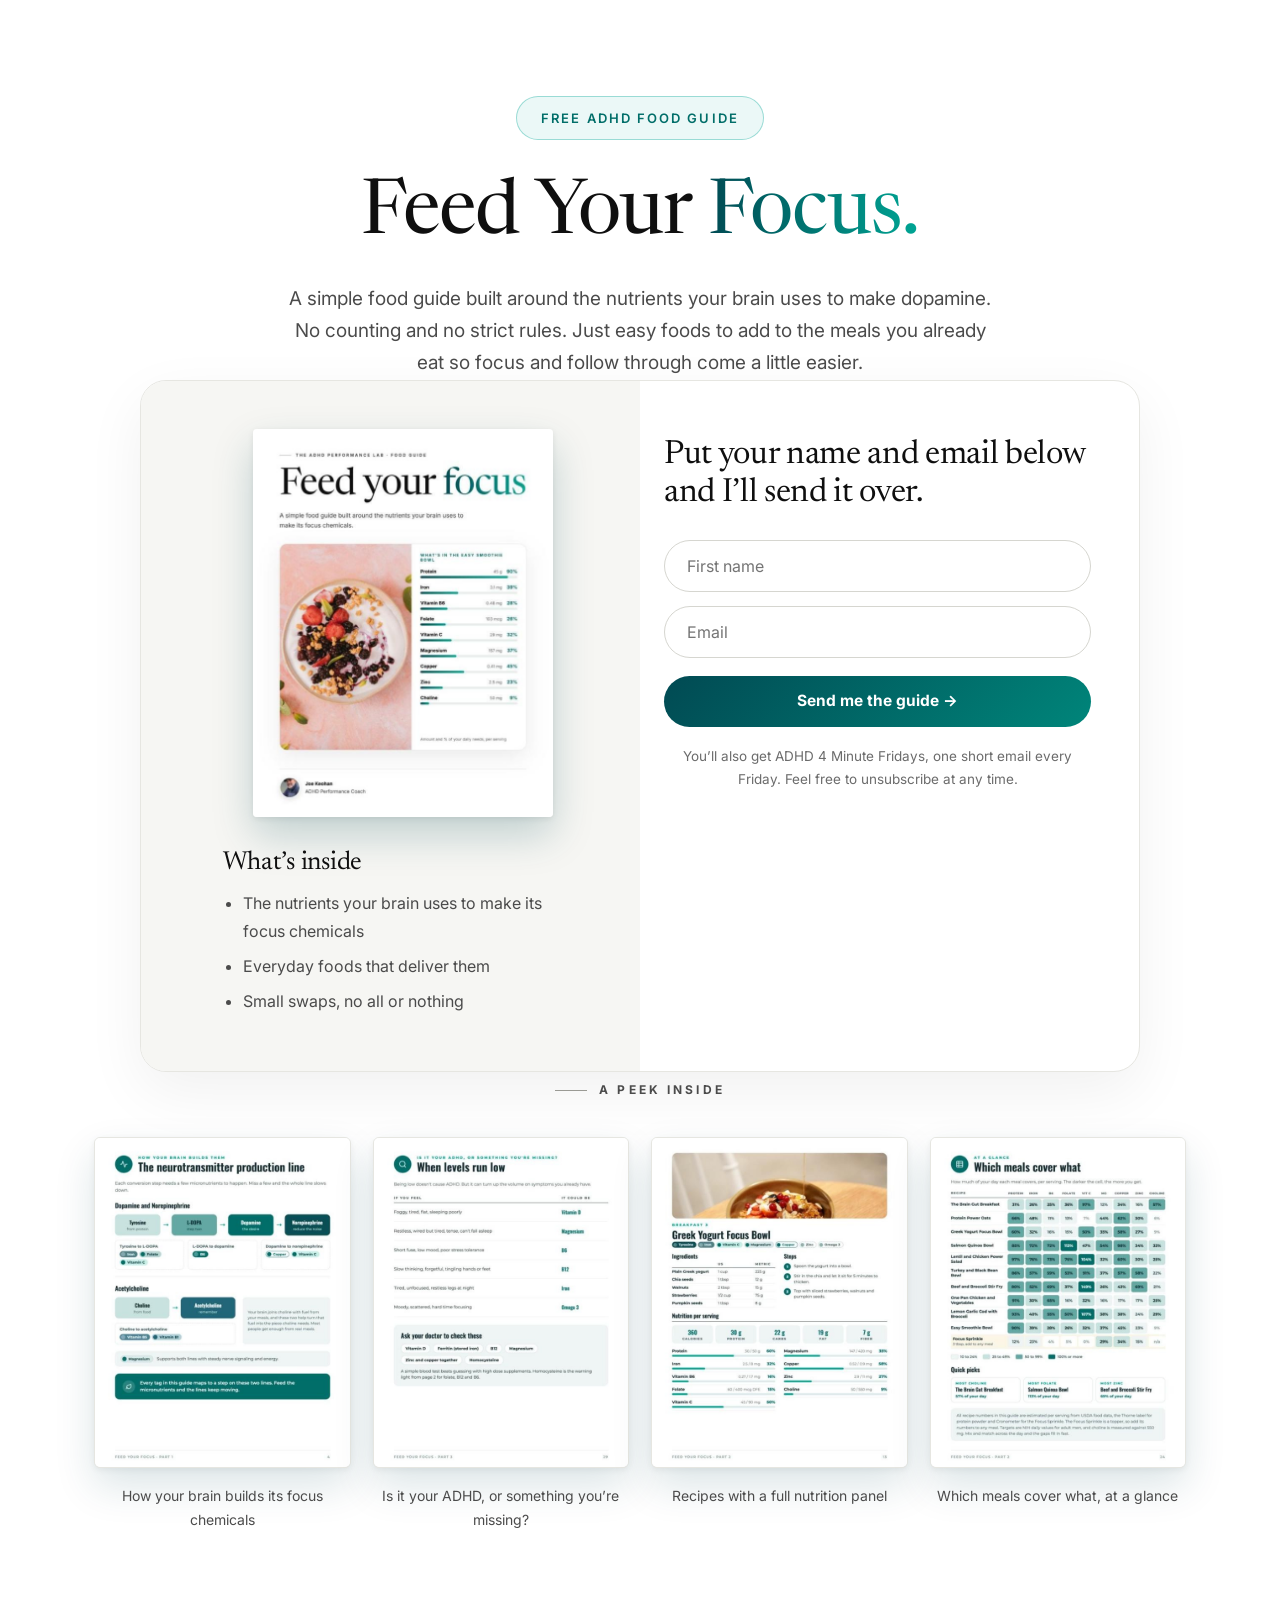
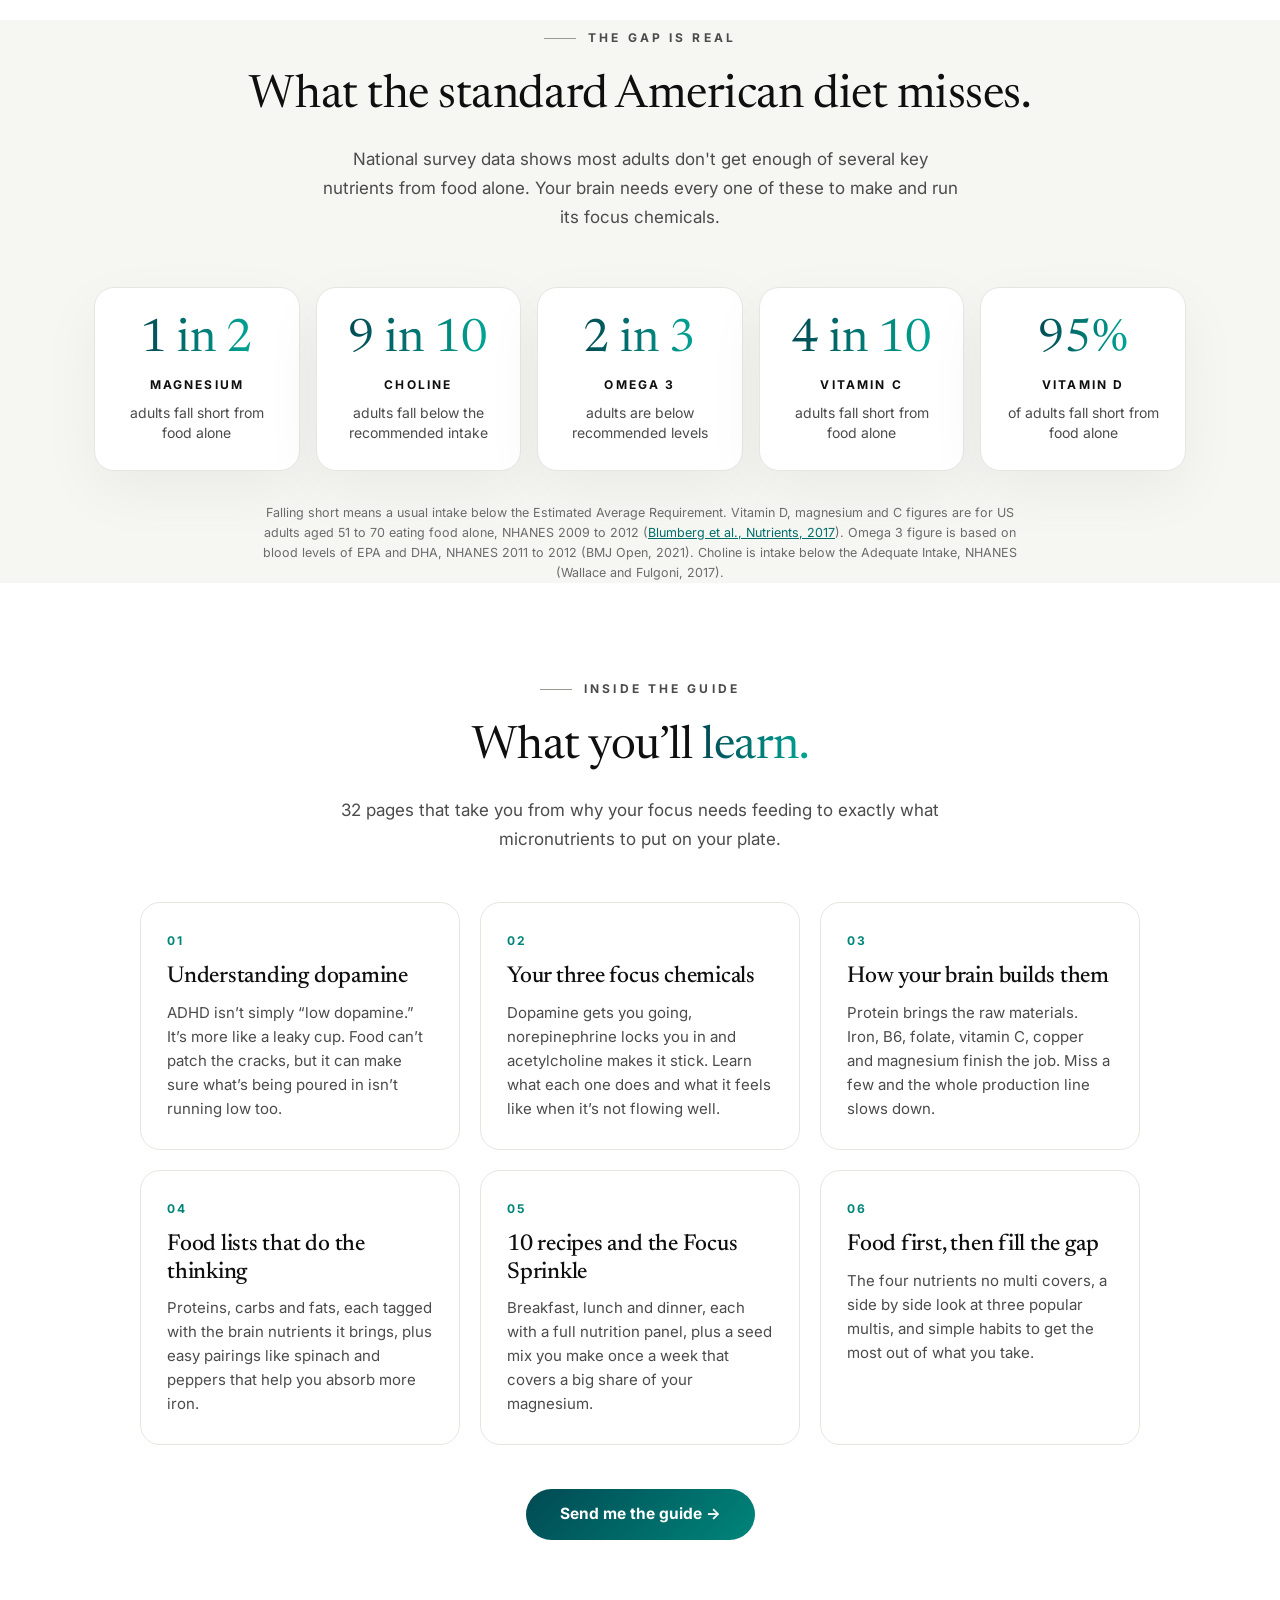
<file: feed-your-focus/index.html>
<!doctype html>
<html lang="en">
<head>
<meta charset="utf-8">
<meta name="viewport" content="width=device-width, initial-scale=1">
<title>Feed Your Focus | Free ADHD Food Guide from The ADHD Performance Lab</title>
<meta name="description" content="A simple food guide built around the nutrients your brain uses to make dopamine.">
<meta name="robots" content="noindex">
<meta property="og:title" content="Feed Your Focus">
<meta property="og:description" content="A simple food guide built around the nutrients your brain uses to make dopamine.">
<link rel="preconnect" href="https://fonts.googleapis.com">
<link rel="preconnect" href="https://fonts.gstatic.com" crossorigin>
<link href="https://fonts.googleapis.com/css2?family=Newsreader:ital,opsz,wght@0,6..72,300..700;1,6..72,300..700&family=Inter:wght@300;400;500;600;700;800&display=swap" rel="stylesheet">
<link rel="stylesheet" href="../css/style.css?v=20261125f">
</head>
<body class="coaching squeeze">
<div class="page">
<main>

<section id="top" class="hero">
<div class="hero-inner">
<div class="hi">Free ADHD food guide</div>
<h1>Feed Your <span class="hl">Focus.</span></h1>
<p class="lede">A simple food guide built around the nutrients your brain uses to make dopamine. No counting and no strict rules. Just easy foods to add to the meals you already eat so focus and follow through come a little easier.</p>
</div>
</section>

<section class="sq-sec">
<div class="wrap">
<div class="sq-box">

<div class="sq-guide">
<img class="sq-cover-img" src="../images/feed-your-focus-cover.jpg" alt="Feed Your Focus food guide cover by Joe Keohan" width="606" height="784">
<div class="sq-guide-text">
<h2>What’s inside</h2>
<ul>
<li>The nutrients your brain uses to make its focus chemicals</li>
<li>Everyday foods that deliver them</li>
<li>Small swaps, no all or nothing</li>
</ul>
</div>
</div>

<div class="sq-form-col">
<h2>Put your name and email below and I’ll send it over.</h2>
<!-- Connected to Kit form "Feed Your Focus" (id 10183246) -->
<form class="sq-form" action="https://app.kit.com/forms/10183246/subscriptions" method="post" data-kit-form>
<label class="sr" for="ff-name">First name</label>
<input id="ff-name" class="field" type="text" name="fields[first_name]" placeholder="First name" autocomplete="given-name" required>
<label class="sr" for="ff-email">Email</label>
<input id="ff-email" class="field" type="email" name="email_address" placeholder="Email" autocomplete="email" required>
<button class="btn btn-grad" type="submit">Send me the guide →</button>
<p class="sq-note">You’ll also get ADHD 4 Minute Fridays, one short email every Friday. Feel free to unsubscribe at any time.</p>
</form>
<p class="sq-thanks" hidden>You’re in. Check your inbox and confirm your email so I can send you Feed Your Focus.</p>
</div>

</div>
</div>
</section>

<!-- PEEK INSIDE -->
<section class="ff-peek">
<div class="wrap">
<div class="center">
<div class="eyebrow">A peek inside</div>
</div>
<div class="ff-pages">
<figure><img src="../images/ffy-page-4.jpg" alt="Feed Your Focus page 4, the neurotransmitter production line showing which nutrients each step needs" width="606" height="784" loading="lazy"><figcaption>How your brain builds its focus chemicals</figcaption></figure>
<figure><img src="../images/ffy-page-29.jpg" alt="Feed Your Focus page 29, When levels run low, matching how you feel to nutrients that could be low" width="606" height="784" loading="lazy"><figcaption>Is it your ADHD, or something you’re missing?</figcaption></figure>
<figure><img src="../images/ffy-page-13.jpg" alt="Feed Your Focus page 13, the Greek Yogurt Focus Bowl recipe with ingredients, steps and nutrition panel" width="606" height="784" loading="lazy"><figcaption>Recipes with a full nutrition panel</figcaption></figure>
<figure><img src="../images/ffy-page-24.jpg" alt="Feed Your Focus page 24, an at a glance chart showing which meals cover which nutrients" width="606" height="784" loading="lazy"><figcaption>Which meals cover what, at a glance</figcaption></figure>
</div>
</div>
</section>

<!-- THE GAP -->
<section class="sec alt gap-sec">
<div class="wrap">
<div class="center">
<div class="eyebrow">The gap is real</div>
<h2 class="h2">What the standard American diet misses.</h2>
<p class="lead">National survey data shows most adults don't get enough of several key nutrients from food alone. Your brain needs every one of these to make and run its focus chemicals.</p>
</div>
<div class="sad-grid">
<div class="sad"><span class="sad-n">1 in 2</span><span class="sad-t">Magnesium</span><p>adults fall short from food alone</p></div>
<div class="sad"><span class="sad-n">9 in 10</span><span class="sad-t">Choline</span><p>adults fall below the recommended intake</p></div>
<div class="sad"><span class="sad-n">2 in 3</span><span class="sad-t">Omega 3</span><p>adults are below recommended levels</p></div>
<div class="sad"><span class="sad-n">4 in 10</span><span class="sad-t">Vitamin C</span><p>adults fall short from food alone</p></div>
<div class="sad"><span class="sad-n">95%</span><span class="sad-t">Vitamin D</span><p>of adults fall short from food alone</p></div>
</div>
<p class="sad-src">Falling short means a usual intake below the Estimated Average Requirement. Vitamin D, magnesium and C figures are for US adults aged 51 to 70 eating food alone, NHANES 2009 to 2012 (<a href="https://www.mdpi.com/2072-6643/9/12/1325" target="_blank" rel="noopener">Blumberg et al., Nutrients, 2017</a>). Omega 3 figure is based on blood levels of EPA and DHA, NHANES 2011 to 2012 (BMJ Open, 2021). Choline is intake below the Adequate Intake, NHANES (Wallace and Fulgoni, 2017).</p>
</div>
</section>

<section class="sec ff-inside">
<div class="wrap">
<div class="center">
<div class="eyebrow">Inside the guide</div>
<h2 class="h2">What you’ll <span class="hl">learn.</span></h2>
<p class="lead">32 pages that take you from why your focus needs feeding to exactly what micronutrients to put on your plate.</p>
</div>
<div class="ff-grid">
<div class="ff-card"><span class="ff-n">01</span><h3>Understanding dopamine</h3><p>ADHD isn’t simply “low dopamine.” It’s more like a leaky cup. Food can’t patch the cracks, but it can make sure what’s being poured in isn’t running low too.</p></div>
<div class="ff-card"><span class="ff-n">02</span><h3>Your three focus chemicals</h3><p>Dopamine gets you going, norepinephrine locks you in and acetylcholine makes it stick. Learn what each one does and what it feels like when it’s not flowing well.</p></div>
<div class="ff-card"><span class="ff-n">03</span><h3>How your brain builds them</h3><p>Protein brings the raw materials. Iron, B6, folate, vitamin C, copper and magnesium finish the job. Miss a few and the whole production line slows down.</p></div>
<div class="ff-card"><span class="ff-n">04</span><h3>Food lists that do the thinking</h3><p>Proteins, carbs and fats, each tagged with the brain nutrients it brings, plus easy pairings like spinach and peppers that help you absorb more iron.</p></div>
<div class="ff-card"><span class="ff-n">05</span><h3>10 recipes and the Focus Sprinkle</h3><p>Breakfast, lunch and dinner, each with a full nutrition panel, plus a seed mix you make once a week that covers a big share of your magnesium.</p></div>
<div class="ff-card"><span class="ff-n">06</span><h3>Food first, then fill the gap</h3><p>The four nutrients no multi covers, a side by side look at three popular multis, and simple habits to get the most out of what you take.</p></div>
</div>


<div class="btn-row ff-again"><a class="btn btn-grad" href="#top">Send me the guide →</a></div>
</div>
</section>

</main>

</div>
<script>
document.querySelectorAll('.sq-form[data-kit-form]').forEach(function(f){
  f.addEventListener('submit', function(e){
    e.preventDefault();
    var btn = f.querySelector('button');
    btn.disabled = true; btn.textContent = 'Sending…';
    fetch(f.action, {method:'POST', body:new FormData(f), mode:'no-cors'})
      .then(function(){
        f.hidden = true; var h = f.parentNode.querySelector('h2'); if (h) h.hidden = true;
        f.parentNode.querySelector('.sq-thanks').hidden = false;
      })
      .catch(function(){ f.submit(); });
  });
});
</script>
</body>
</html>
</file>
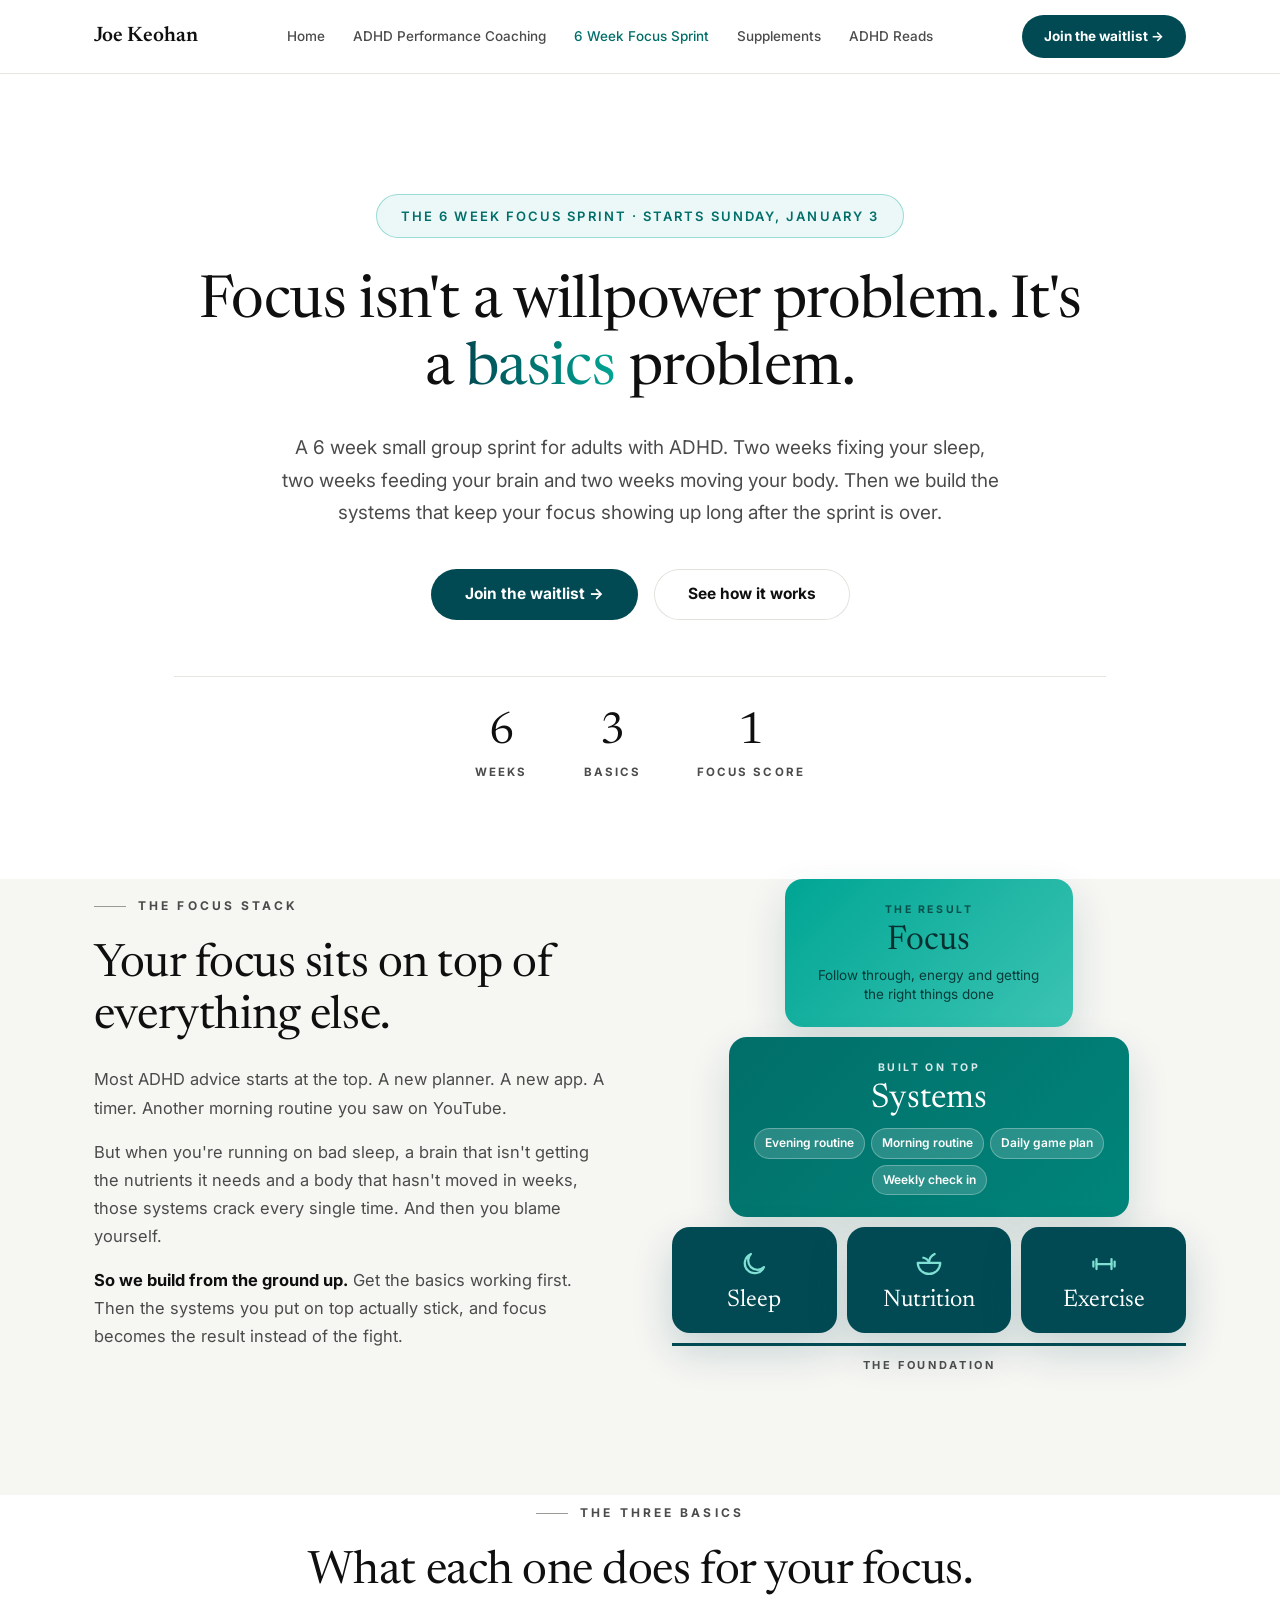
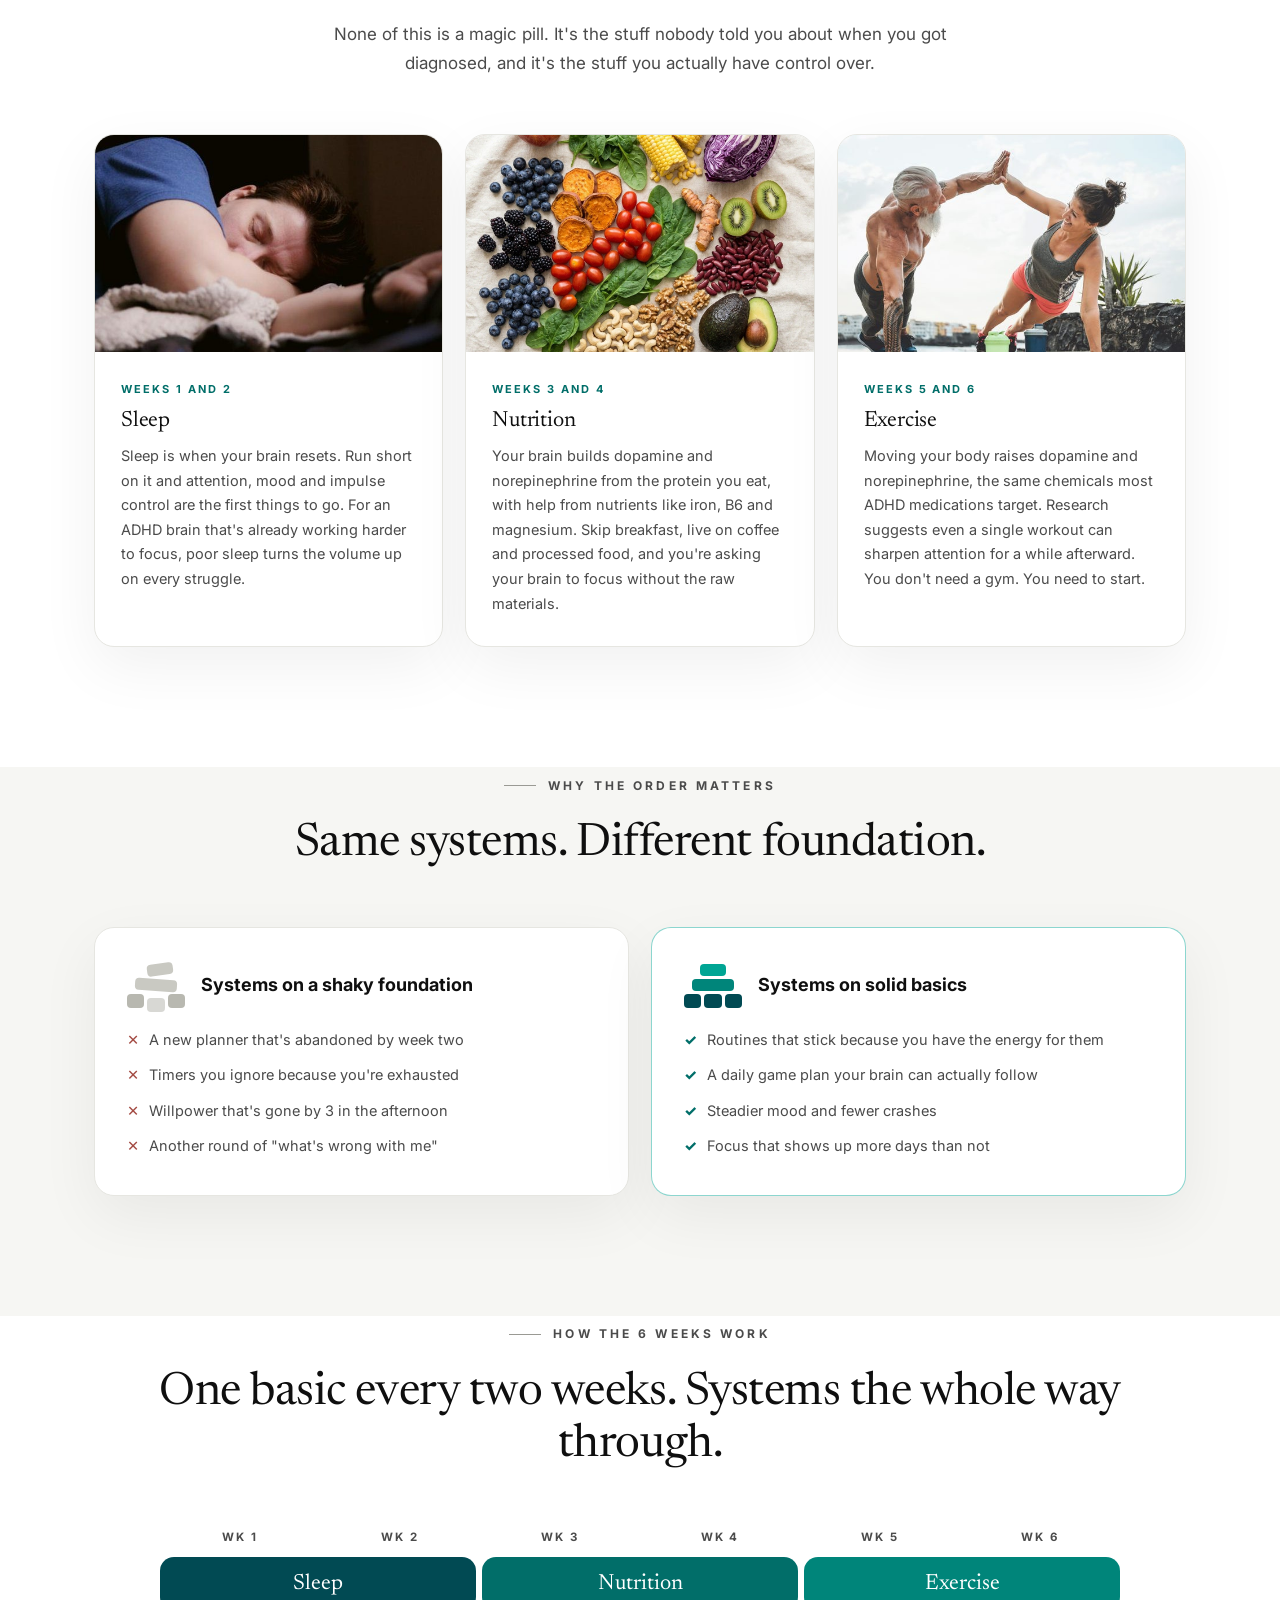
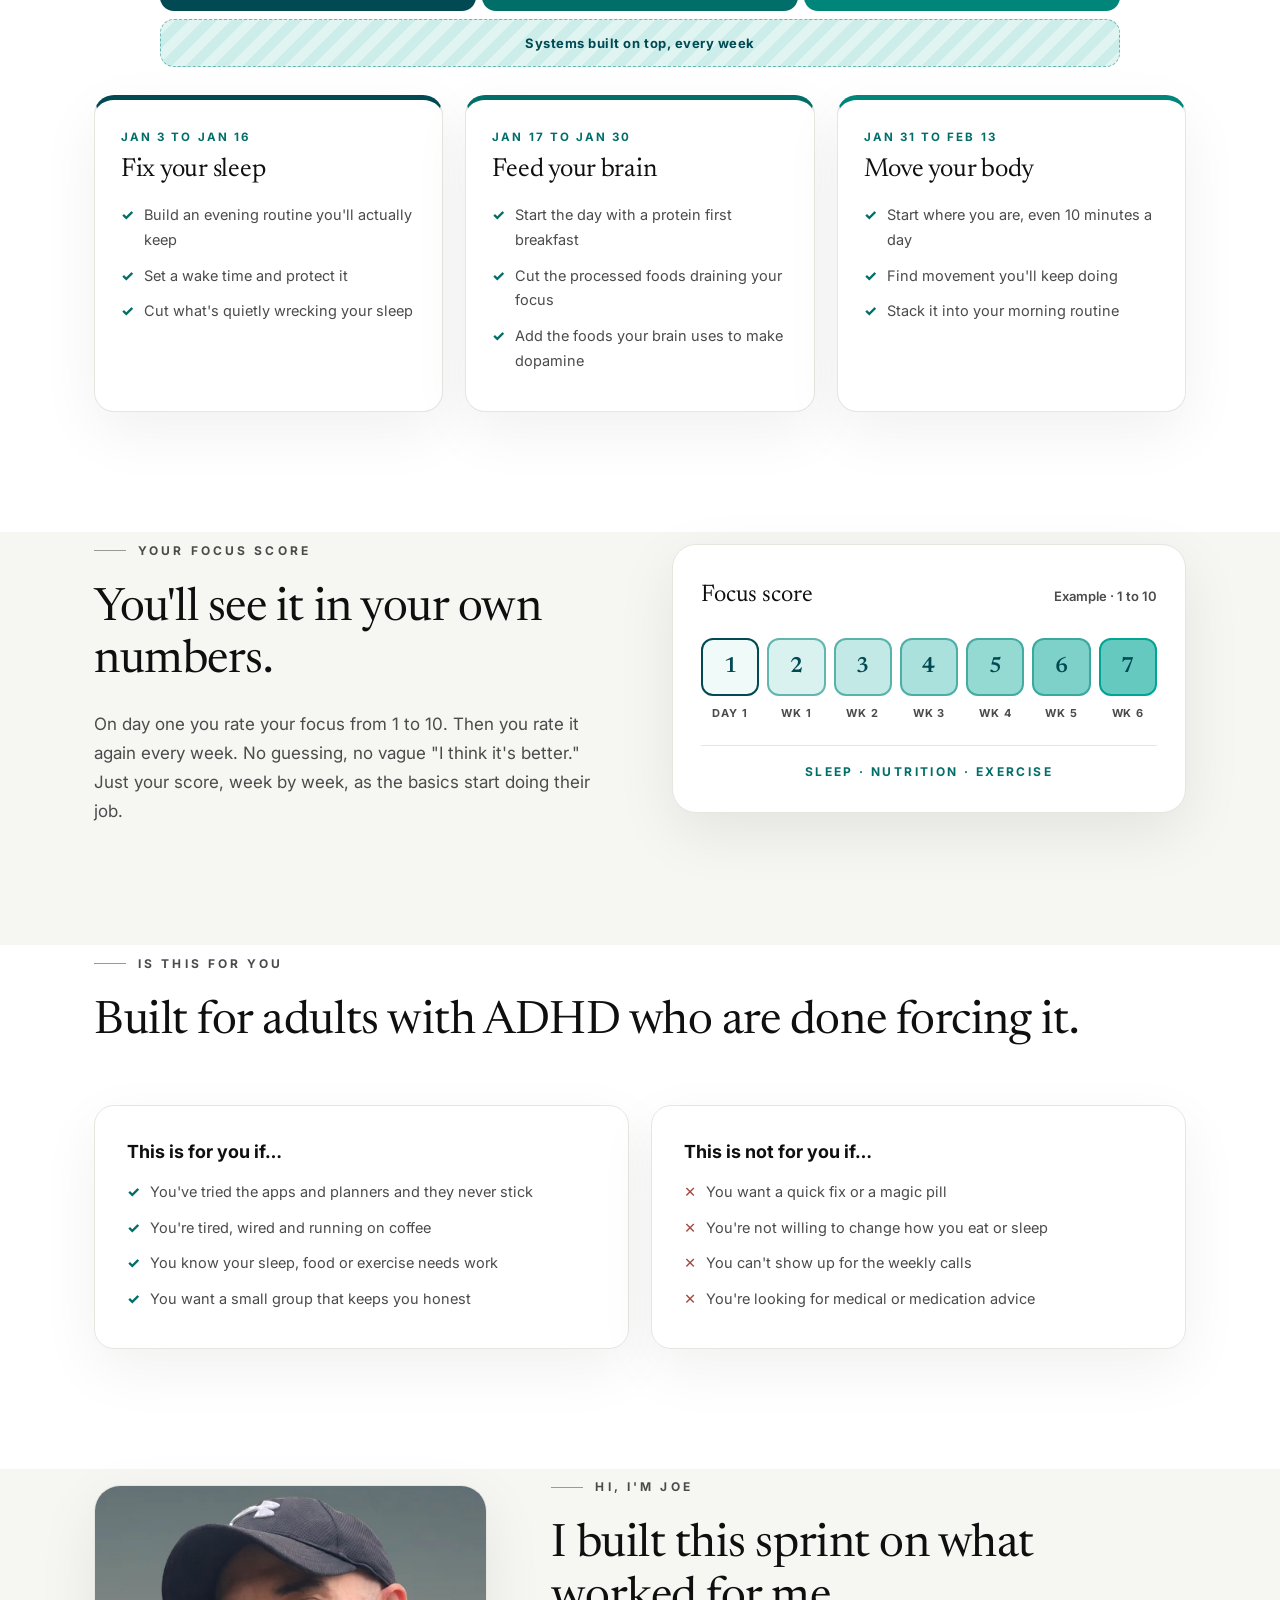
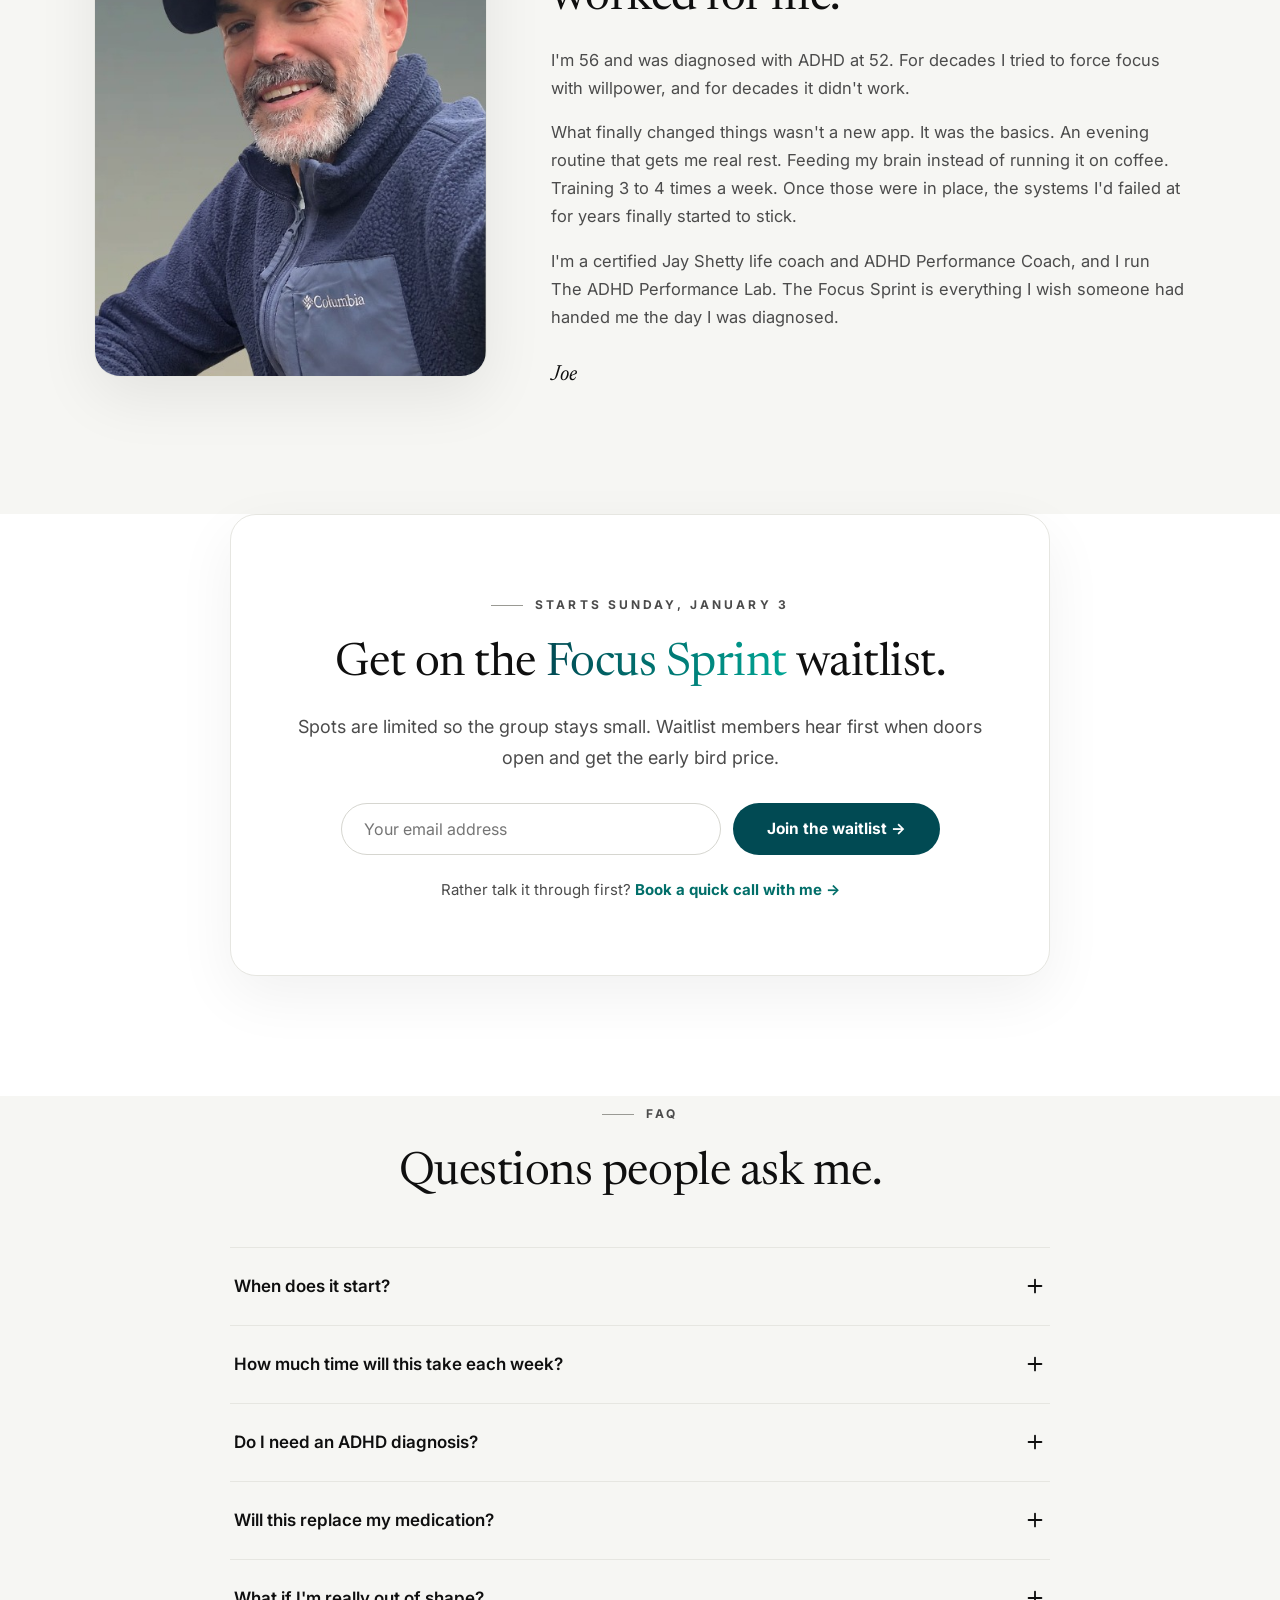
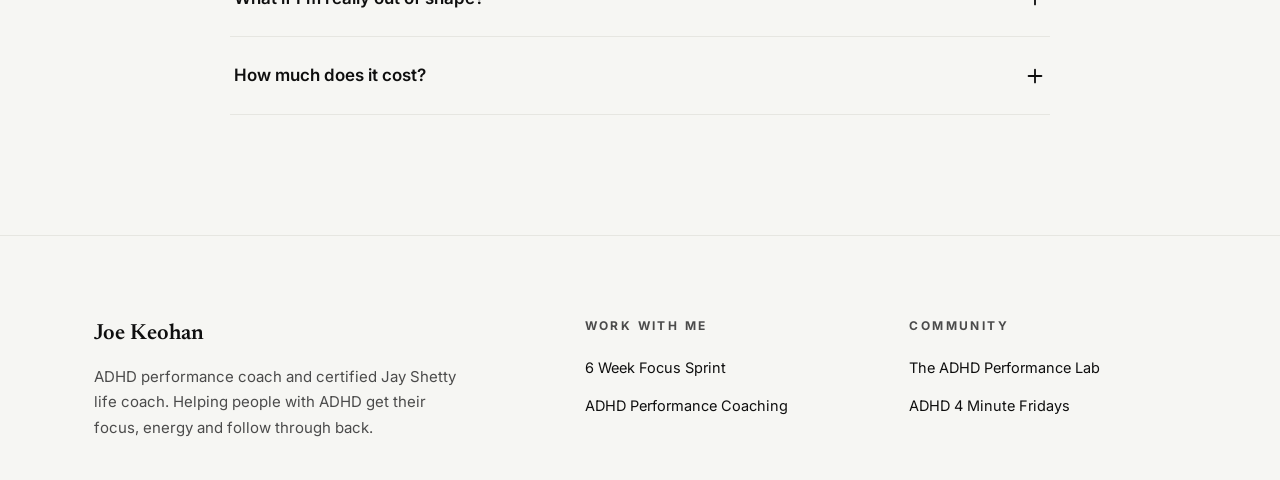
<file: focus-sprint/index.html>
<!doctype html>
<html lang="en">
<head>
<meta charset="utf-8">
<meta name="viewport" content="width=device-width, initial-scale=1">
<title>The 6 Week Focus Sprint | Joe Keohan</title>
<meta name="description" content="Focus isn't a willpower problem. It's a basics problem. A 6 week small group sprint to fix your sleep, feed your ADHD brain and move your body, starting Sunday January 3.">
<meta property="og:title" content="The 6 Week Focus Sprint">
<meta property="og:description" content="Fix the basics your focus runs on. Sleep, food and movement in 6 weeks. Starts Sunday January 3.">
<meta property="og:image" content="../images/joe.jpg">
<link rel="preconnect" href="https://fonts.googleapis.com">
<link rel="preconnect" href="https://fonts.gstatic.com" crossorigin>
<link href="https://fonts.googleapis.com/css2?family=Newsreader:ital,opsz,wght@0,6..72,300..700;1,6..72,300..700&family=Inter:wght@300;400;500;600;700;800&display=swap" rel="stylesheet">
<link rel="stylesheet" href="../css/style.css?v=20261125f">
</head>
<body class="coaching sprint">
<div class="page">

<header class="nav">
<div class="nav-inner">
<a class="nav-logo" href="../">Joe Keohan</a>
<nav aria-label="Main" class="nav-links">
<a href="../">Home</a>
<a href="../coaching/">ADHD Performance Coaching</a>
<a href="../focus-sprint/" aria-current="page">6 Week Focus Sprint</a>
<a href="../supplements/">Supplements</a>
<a href="../reads/">ADHD Reads</a>
</nav>
<div class="nav-right">
<a class="nav-cta" href="#waitlist">Join the waitlist →</a>
<button class="burger" type="button" aria-label="Menu" aria-expanded="false" aria-controls="mobile-menu">
<svg aria-hidden="true" width="20" height="20" viewBox="0 0 24 24" fill="none" stroke="currentColor" stroke-width="2" stroke-linecap="round"><path d="M4 7h16"></path><path d="M4 12h16"></path><path d="M4 17h16"></path></svg>
</button>
</div>
</div>
<div class="mobile-panel" id="mobile-menu" hidden>
<a href="../">Home</a>
<a href="../coaching/">ADHD Performance Coaching</a>
<a href="../focus-sprint/" aria-current="page">6 Week Focus Sprint</a>
<a href="../supplements/">Supplements</a>
<a href="../reads/">ADHD Reads</a>
<a class="nav-cta" href="#waitlist">Join the waitlist →</a>
</div>
</header>

<main>

<!-- HERO -->
<section id="top" class="hero">
<div class="hero-inner">
<div class="hi">The 6 Week Focus Sprint · Starts Sunday, January 3</div>
<h1>Focus isn't a willpower problem. It's a <span class="hl">basics</span> problem.</h1>
<p class="lede">A 6 week small group sprint for adults with ADHD. Two weeks fixing your sleep, two weeks feeding your brain and two weeks moving your body. Then we build the systems that keep your focus showing up long after the sprint is over.</p>
<div class="btn-row">
<a class="btn btn-primary" href="#waitlist">Join the waitlist →</a>
<a class="btn btn-ghost" href="#stack">See how it works</a>
</div>
<div class="stats">
<div><div class="stat-n">6</div><div class="stat-l">Weeks</div></div>
<div><div class="stat-n">3</div><div class="stat-l">Basics</div></div>
<div><div class="stat-n">1</div><div class="stat-l">Focus score</div></div>
</div>
</div>
</section>

<!-- THE FOCUS STACK -->
<section id="stack" class="sec alt">
<div class="wrap stack-band">
<div class="stack-copy">
<div class="eyebrow">The focus stack</div>
<h2 class="h2">Your focus sits on top of everything else.</h2>
<p>Most ADHD advice starts at the top. A new planner. A new app. A timer. Another morning routine you saw on YouTube.</p>
<p>But when you're running on bad sleep, a brain that isn't getting the nutrients it needs and a body that hasn't moved in weeks, those systems crack every single time. And then you blame yourself.</p>
<p><strong>So we build from the ground up.</strong> Get the basics working first. Then the systems you put on top actually stick, and focus becomes the result instead of the fight.</p>
</div>

<figure class="stack" aria-label="The focus stack. Focus sits on top of systems, and systems sit on a foundation of sleep, nutrition and exercise.">
<div class="layer l-focus">
<span class="layer-k">The result</span>
<span class="layer-t">Focus</span>
<span class="layer-s">Follow through, energy and getting the right things done</span>
</div>
<div class="layer l-sys">
<span class="layer-k">Built on top</span>
<span class="layer-t">Systems</span>
<span class="chips"><span>Evening routine</span><span>Morning routine</span><span>Daily game plan</span><span>Weekly check in</span></span>
</div>
<div class="layer-base">
<div class="base-block b-sleep">
<svg aria-hidden="true" viewBox="0 0 24 24" width="30" height="30" fill="none" stroke="currentColor" stroke-width="1.8" stroke-linecap="round" stroke-linejoin="round"><path d="M20 14.5A8 8 0 1 1 9.5 4a6.5 6.5 0 0 0 10.5 10.5z"></path></svg>
<span class="base-t">Sleep</span>
</div>
<div class="base-block b-feed">
<svg aria-hidden="true" viewBox="0 0 24 24" width="30" height="30" fill="none" stroke="currentColor" stroke-width="1.8" stroke-linecap="round" stroke-linejoin="round"><path d="M3 11h18a9 9 0 0 1-18 0z"></path><path d="M12 11c0-3 1.5-5.5 4.5-7"></path><path d="M12 11c-.5-2-2-3.5-4.5-4"></path></svg>
<span class="base-t">Nutrition</span>
</div>
<div class="base-block b-move">
<svg aria-hidden="true" viewBox="0 0 24 24" width="30" height="30" fill="none" stroke="currentColor" stroke-width="1.8" stroke-linecap="round" stroke-linejoin="round"><path d="M6 8v8"></path><path d="M3.5 10v4"></path><path d="M18 8v8"></path><path d="M20.5 10v4"></path><path d="M6 12h12"></path></svg>
<span class="base-t">Exercise</span>
</div>
</div>
<div class="ground">The foundation</div>
</figure>
</div>
</section>

<!-- THE THREE BASICS -->
<section class="sec">
<div class="wrap">
<div class="center">
<div class="eyebrow">The three basics</div>
<h2 class="h2">What each one does for your focus.</h2>
<p class="lead">None of this is a magic pill. It's the stuff nobody told you about when you got diagnosed, and it's the stuff you actually have control over.</p>
</div>
<div class="cards3">
<div class="card">
<div class="card-media"><img src="../images/sleep.jpg" alt="Man sleeping soundly in bed" loading="lazy"></div>
<div class="card-body"><span class="tag">Weeks 1 and 2</span><h3>Sleep</h3><p>Sleep is when your brain resets. Run short on it and attention, mood and impulse control are the first things to go. For an ADHD brain that's already working harder to focus, poor sleep turns the volume up on every struggle.</p></div>
</div>
<div class="card">
<div class="card-media"><img src="../images/micronutrients.jpg" alt="Colorful whole foods including blueberries, blackberries, spinach, sweet potato, tomatoes, kiwi, kidney beans, walnuts, cashews and avocado" loading="lazy"></div>
<div class="card-body"><span class="tag">Weeks 3 and 4</span><h3>Nutrition</h3><p>Your brain builds dopamine and norepinephrine from the protein you eat, with help from nutrients like iron, B6 and magnesium. Skip breakfast, live on coffee and processed food, and you're asking your brain to focus without the raw materials.</p></div>
</div>
<div class="card">
<div class="card-media"><img src="../images/fitness.jpg" alt="An older man and a woman high fiving mid push up by the ocean" loading="lazy" style="object-position: center 35%"></div>
<div class="card-body"><span class="tag">Weeks 5 and 6</span><h3>Exercise</h3><p>Moving your body raises dopamine and norepinephrine, the same chemicals most ADHD medications target. Research suggests even a single workout can sharpen attention for a while afterward. You don't need a gym. You need to start.</p></div>
</div>
</div>
</div>
</section>

<!-- WITHOUT VS WITH -->
<section class="sec alt">
<div class="wrap">
<div class="center">
<div class="eyebrow">Why the order matters</div>
<h2 class="h2">Same systems. Different foundation.</h2>
</div>
<div class="two compare">
<div class="panel cmp-bad">
<div class="cmp-head">
<div class="mini-stack" aria-hidden="true"><span class="ms-top"></span><span class="ms-mid"></span><span class="ms-base crack"><i></i><i></i><i></i></span></div>
<h3 class="fit">Systems on a shaky foundation</h3>
</div>
<ul class="chk no" style="margin: 0">
<li>A new planner that's abandoned by week two</li>
<li>Timers you ignore because you're exhausted</li>
<li>Willpower that's gone by 3 in the afternoon</li>
<li>Another round of "what's wrong with me"</li>
</ul>
</div>
<div class="panel cmp-good">
<div class="cmp-head">
<div class="mini-stack" aria-hidden="true"><span class="ms-top"></span><span class="ms-mid"></span><span class="ms-base"><i></i><i></i><i></i></span></div>
<h3 class="fit">Systems on solid basics</h3>
</div>
<ul class="chk" style="margin: 0">
<li>Routines that stick because you have the energy for them</li>
<li>A daily game plan your brain can actually follow</li>
<li>Steadier mood and fewer crashes</li>
<li>Focus that shows up more days than not</li>
</ul>
</div>
</div>
</div>
</section>

<!-- TIMELINE -->
<section id="how" class="sec">
<div class="wrap">
<div class="center">
<div class="eyebrow">How the 6 weeks work</div>
<h2 class="h2">One basic every two weeks. Systems the whole way through.</h2>
</div>

<div class="tl" aria-hidden="true">
<div class="tl-weeks"><span>Wk 1</span><span>Wk 2</span><span>Wk 3</span><span>Wk 4</span><span>Wk 5</span><span>Wk 6</span></div>
<div class="tl-bar"><span class="seg s1">Sleep</span><span class="seg s2">Nutrition</span><span class="seg s3">Exercise</span></div>
<div class="tl-sys">Systems built on top, every week</div>
</div>

<div class="cards3 tl-cards">
<div class="phase p1">
<div class="phase-dates">Jan 3 to Jan 16</div>
<h3>Fix your sleep</h3>
<ul class="chk">
<li>Build an evening routine you'll actually keep</li>
<li>Set a wake time and protect it</li>
<li>Cut what's quietly wrecking your sleep</li>
</ul>
</div>
<div class="phase p2">
<div class="phase-dates">Jan 17 to Jan 30</div>
<h3>Feed your brain</h3>
<ul class="chk">
<li>Start the day with a protein first breakfast</li>
<li>Cut the processed foods draining your focus</li>
<li>Add the foods your brain uses to make dopamine</li>
</ul>
</div>
<div class="phase p3">
<div class="phase-dates">Jan 31 to Feb 13</div>
<h3>Move your body</h3>
<ul class="chk">
<li>Start where you are, even 10 minutes a day</li>
<li>Find movement you'll keep doing</li>
<li>Stack it into your morning routine</li>
</ul>
</div>
</div>
</div>
</section>

<!-- FOCUS SCORE -->
<section class="sec alt">
<div class="wrap score-band">
<div>
<div class="eyebrow">Your focus score</div>
<h2 class="h2">You'll see it in your own numbers.</h2>
<p class="lead">On day one you rate your focus from 1 to 10. Then you rate it again every week. No guessing, no vague "I think it's better." Just your score, week by week, as the basics start doing their job.</p>
</div>
<div class="score-card" aria-label="Focus score tracker with a box for day one and each of the six weeks">
<div class="score-head"><span>Focus score</span><span class="soft">Example · 1 to 10</span></div>
<div class="score-row">
<div class="score-cell first"><span class="score-box on" style="background:rgba(0,165,148,0.06)">1</span><span class="score-l">Day 1</span></div>
<div class="score-cell"><span class="score-box on" style="background:rgba(0,165,148,0.15)">2</span><span class="score-l">Wk 1</span></div>
<div class="score-cell"><span class="score-box on" style="background:rgba(0,165,148,0.24)">3</span><span class="score-l">Wk 2</span></div>
<div class="score-cell"><span class="score-box on" style="background:rgba(0,165,148,0.33)">4</span><span class="score-l">Wk 3</span></div>
<div class="score-cell"><span class="score-box on" style="background:rgba(0,165,148,0.42)">5</span><span class="score-l">Wk 4</span></div>
<div class="score-cell"><span class="score-box on" style="background:rgba(0,165,148,0.51)">6</span><span class="score-l">Wk 5</span></div>
<div class="score-cell last"><span class="score-box on" style="background:rgba(0,165,148,0.6)">7</span><span class="score-l">Wk 6</span></div>
</div>
<div class="score-foot">Sleep · Nutrition · Exercise</div>
</div>
</div>
</section>

<!-- WHAT YOU GET / WHO IT'S FOR -->
<section class="sec">
<div class="wrap">
<div class="eyebrow">Is this for you</div>
<h2 class="h2">Built for adults with ADHD who are done forcing it.</h2>
<div class="two">
<div class="panel">
<h3 class="fit">This is for you if…</h3>
<ul class="chk" style="margin: 0">
<li>You've tried the apps and planners and they never stick</li>
<li>You're tired, wired and running on coffee</li>
<li>You know your sleep, food or exercise needs work</li>
<li>You want a small group that keeps you honest</li>
</ul>
</div>
<div class="panel">
<h3 class="fit">This is not for you if…</h3>
<ul class="chk no" style="margin: 0">
<li>You want a quick fix or a magic pill</li>
<li>You're not willing to change how you eat or sleep</li>
<li>You can't show up for the weekly calls</li>
<li>You're looking for medical or medication advice</li>
</ul>
</div>
</div>
</div>
</section>

<!-- ABOUT -->
<section id="about" class="sec alt">
<div class="wrap about-band">
<div class="frame"><img src="../images/joe-sprint.jpg" alt="Joe Keohan smiling in a black cap and navy fleece" style="object-position: center top" loading="lazy" width="486" height="649"></div>
<div class="about-copy">
<div class="eyebrow">Hi, I'm Joe</div>
<h2 class="h2">I built this sprint on what worked for me.</h2>
<p>I'm 56 and was diagnosed with ADHD at 52. For decades I tried to force focus with willpower, and for decades it didn't work.</p>
<p>What finally changed things wasn't a new app. It was the basics. An evening routine that gets me real rest. Feeding my brain instead of running it on coffee. Training 3 to 4 times a week. Once those were in place, the systems I'd failed at for years finally started to stick.</p>
<p>I'm a certified Jay Shetty life coach and ADHD Performance Coach, and I run The ADHD Performance Lab. The Focus Sprint is everything I wish someone had handed me the day I was diagnosed.</p>
<div class="sig">Joe</div>
</div>
</div>
</section>

<!-- WAITLIST -->
<section id="waitlist" class="sec">
<div class="wrap">
<div class="news-box sprint-box">
<div class="eyebrow" style="justify-content: center">Starts Sunday, January 3</div>
<h2 class="h2">Get on the <span class="hl">Focus Sprint</span> waitlist.</h2>
<p class="soft" style="margin: 0; font-size: 18px">Spots are limited so the group stays small. Waitlist members hear first when doors open and get the early bird price.</p>
<!-- Connected to Kit form "Focus Sprint Waitlist" (id 10212931). Kit rule tags signups focus-sprint-waitlist. -->
<form class="news-form" action="https://app.kit.com/forms/10212931/subscriptions" method="post" data-kit-form>
<label class="sr" for="wl-email">Email address</label>
<input id="wl-email" class="field" type="email" name="email_address" placeholder="Your email address" required>
<button class="btn btn-primary" type="submit">Join the waitlist →</button>
</form>
<p class="news-thanks" hidden>You're on the list. Check your inbox and confirm your email so you don't miss when doors open.</p>
<p class="sprint-alt">Rather talk it through first? <a href="https://calendly.com/joekeohan/clarity-call">Book a quick call with me →</a></p>
</div>
</div>
</section>

<!-- FAQ -->
<section id="faq" class="sec alt">
<div class="wrap">
<div class="center">
<div class="eyebrow">FAQ</div>
<h2 class="h2">Questions people ask me.</h2>
</div>
<div class="faq">
<details><summary>When does it start?<svg aria-hidden="true" width="22" height="22" viewBox="0 0 24 24" fill="none" stroke="#0F0F0F" stroke-width="2" stroke-linecap="round"><path d="M12 5v14"></path><path d="M5 12h14"></path></svg></summary><p class="faq-a">We kick off Sunday, January 3 and wrap up Saturday, February 13. A fresh start for the new year, without the resolution that's gone by February.</p></details>
<details><summary>How much time will this take each week?<svg aria-hidden="true" width="22" height="22" viewBox="0 0 24 24" fill="none" stroke="#0F0F0F" stroke-width="2" stroke-linecap="round"><path d="M12 5v14"></path><path d="M5 12h14"></path></svg></summary><p class="faq-a">The weekly group call, plus a few minutes a day on the small change you're working on. The changes are kept small on purpose so they fit into a busy life.</p></details>
<details><summary>Do I need an ADHD diagnosis?<svg aria-hidden="true" width="22" height="22" viewBox="0 0 24 24" fill="none" stroke="#0F0F0F" stroke-width="2" stroke-linecap="round"><path d="M12 5v14"></path><path d="M5 12h14"></path></svg></summary><p class="faq-a">[YOUR ANSWER]</p></details>
<details><summary>Will this replace my medication?<svg aria-hidden="true" width="22" height="22" viewBox="0 0 24 24" fill="none" stroke="#0F0F0F" stroke-width="2" stroke-linecap="round"><path d="M12 5v14"></path><path d="M5 12h14"></path></svg></summary><p class="faq-a">No. I'm a coach, not a doctor. The basics work alongside whatever you and your doctor decide. Check any changes to supplements or medication with your doctor.</p></details>
<details><summary>What if I'm really out of shape?<svg aria-hidden="true" width="22" height="22" viewBox="0 0 24 24" fill="none" stroke="#0F0F0F" stroke-width="2" stroke-linecap="round"><path d="M12 5v14"></path><path d="M5 12h14"></path></svg></summary><p class="faq-a">Perfect. We start where you are. For some people that's a 10 minute walk. Exercise comes last in the sprint on purpose, so better sleep and better food give you the energy to move.</p></details>
<details><summary>How much does it cost?<svg aria-hidden="true" width="22" height="22" viewBox="0 0 24 24" fill="none" stroke="#0F0F0F" stroke-width="2" stroke-linecap="round"><path d="M12 5v14"></path><path d="M5 12h14"></path></svg></summary><p class="faq-a">[YOUR ANSWER]</p></details>
</div>
</div>
</section>
</main>

<footer class="foot">
<div class="wrap">
<div class="foot-grid">
<div>
<div class="nav-logo" style="font-size: 22px">Joe Keohan</div>
<p class="soft" style="margin: 10px 0 0; font-size: 15px; max-width: 380px">ADHD performance coach and certified Jay Shetty life coach. Helping people with ADHD get their focus, energy and follow through back.</p>
</div>
<div>
<div class="foot-h">Work with me</div>
<a href="#waitlist">6 Week Focus Sprint</a>
<a href="../coaching/">ADHD Performance Coaching</a>
</div>
<div>
<div class="foot-h">Community</div>
<a href="https://www.skool.com/the-adhd-performance-lab-9272/about">The ADHD Performance Lab</a>
<a href="../#newsletter">ADHD 4 Minute Fridays</a>
</div>
</div>
</div>
</footer>

</div>
<script src="../js/main.js"></script>
</body>
</html>
</file>
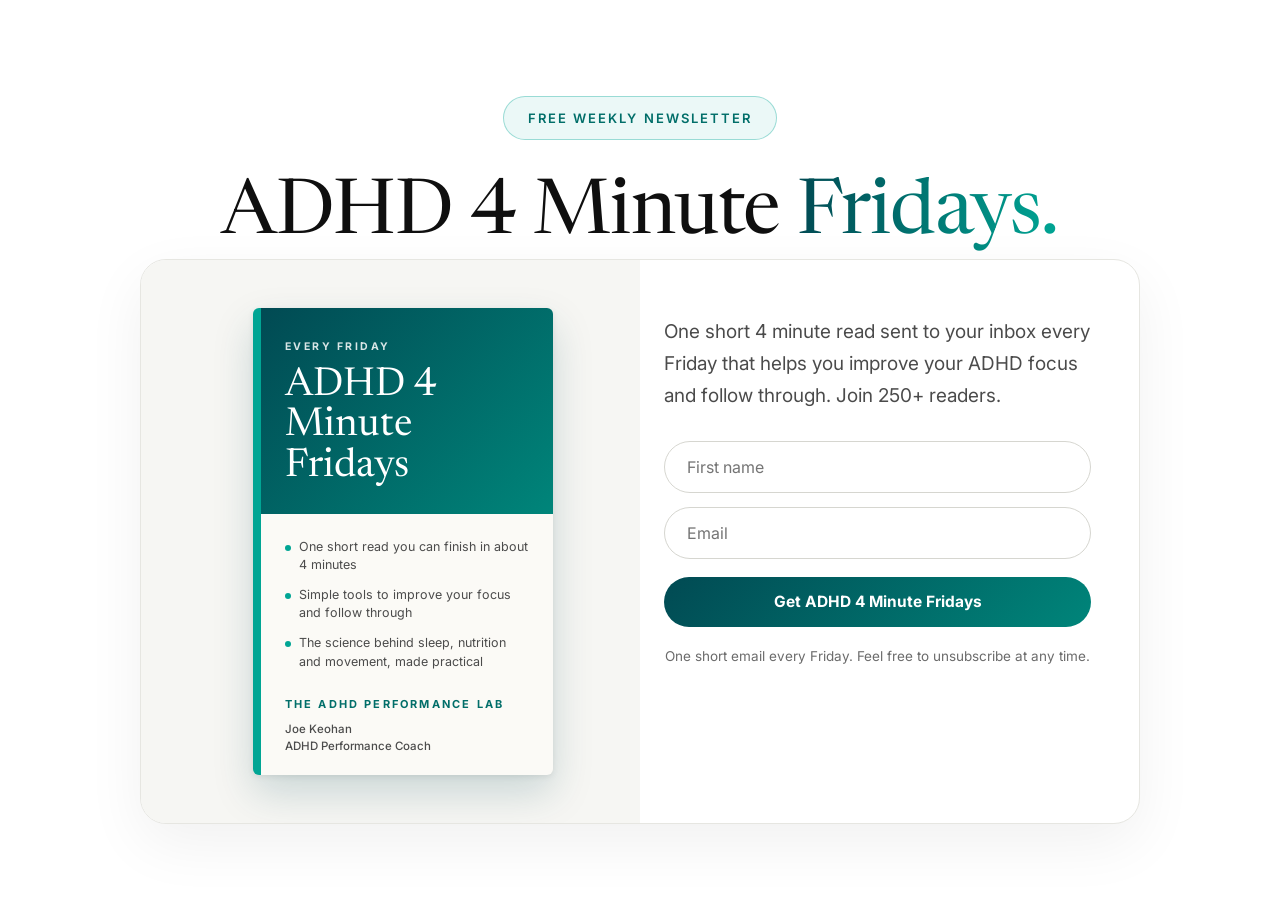
<file: newsletter/index.html>
<!doctype html>
<html lang="en">
<head>
<meta charset="utf-8">
<meta name="viewport" content="width=device-width, initial-scale=1">
<title>ADHD 4 Minute Fridays | Free Weekly Newsletter from The ADHD Performance Lab</title>
<meta name="description" content="One short 4 minute read every Friday to help you improve your ADHD focus and follow through.">
<meta name="robots" content="noindex">
<meta property="og:title" content="ADHD 4 Minute Fridays">
<meta property="og:description" content="One short 4 minute read every Friday to help you improve your ADHD focus and follow through.">
<link rel="preconnect" href="https://fonts.googleapis.com">
<link rel="preconnect" href="https://fonts.gstatic.com" crossorigin>
<link href="https://fonts.googleapis.com/css2?family=Newsreader:ital,opsz,wght@0,6..72,300..700;1,6..72,300..700&family=Inter:wght@300;400;500;600;700;800&display=swap" rel="stylesheet">
<link rel="stylesheet" href="../css/style.css?v=20261125f">
</head>
<body class="coaching squeeze">
<div class="page">
<main>

<section class="hero">
<div class="hero-inner">
<div class="hi">Free weekly newsletter</div>
<h1>ADHD 4 Minute <span class="hl">Fridays.</span></h1>
</div>
</section>

<section class="sq-sec">
<div class="wrap">
<div class="sq-box">

<div class="sq-guide">
<div class="sq-cover" role="img" aria-label="ADHD 4 Minute Fridays newsletter" style="aspect-ratio:auto">
<div class="sq-cover-top">
<span class="sq-cover-kicker">Every Friday</span>
<span class="sq-cover-title">ADHD 4 Minute Fridays</span>
</div>
<div class="sq-cover-body">
<span>One short read you can finish in about 4 minutes</span>
<span>Simple tools to improve your focus and follow through</span>
<span>The science behind sleep, nutrition and movement, made practical</span>
</div>
<div class="sq-cover-foot">The ADHD Performance Lab<span class="sq-cover-by">Joe Keohan<br>ADHD Performance Coach</span></div>
</div>
</div>

<div class="sq-form-col">
<p class="sq-intro">One short 4 minute read sent to your inbox every Friday that helps you improve your ADHD focus and follow through. Join 250+ readers.</p>
<!-- Connected to Kit form "ADHD 4 Minute Fridays" (id 10183261) -->
<form class="sq-form" action="https://app.kit.com/forms/10183261/subscriptions" method="post" data-kit-form>
<label class="sr" for="ff-name">First name</label>
<input id="ff-name" class="field" type="text" name="fields[first_name]" placeholder="First name" autocomplete="given-name" required>
<label class="sr" for="ff-email">Email</label>
<input id="ff-email" class="field" type="email" name="email_address" placeholder="Email" autocomplete="email" required>
<button class="btn btn-grad" type="submit">Get ADHD 4 Minute Fridays</button>
<p class="sq-note">One short email every Friday. Feel free to unsubscribe at any time.</p>
</form>
<p class="sq-thanks" hidden>You’re in. Check your inbox and confirm your email so you start getting ADHD 4 Minute Fridays.</p>
</div>

</div>
</div>
</section>

</main>

</div>
<script>
document.querySelectorAll('.sq-form[data-kit-form]').forEach(function(f){
  f.addEventListener('submit', function(e){
    e.preventDefault();
    var btn = f.querySelector('button');
    btn.disabled = true; btn.textContent = 'Sending…';
    fetch(f.action, {method:'POST', body:new FormData(f), mode:'no-cors'})
      .then(function(){
        f.hidden = true; var h = f.parentNode.querySelector('h2'); if (h) h.hidden = true;
        f.parentNode.querySelector('.sq-thanks').hidden = false;
      })
      .catch(function(){ f.submit(); });
  });
});
</script>
</body>
</html>
</file>
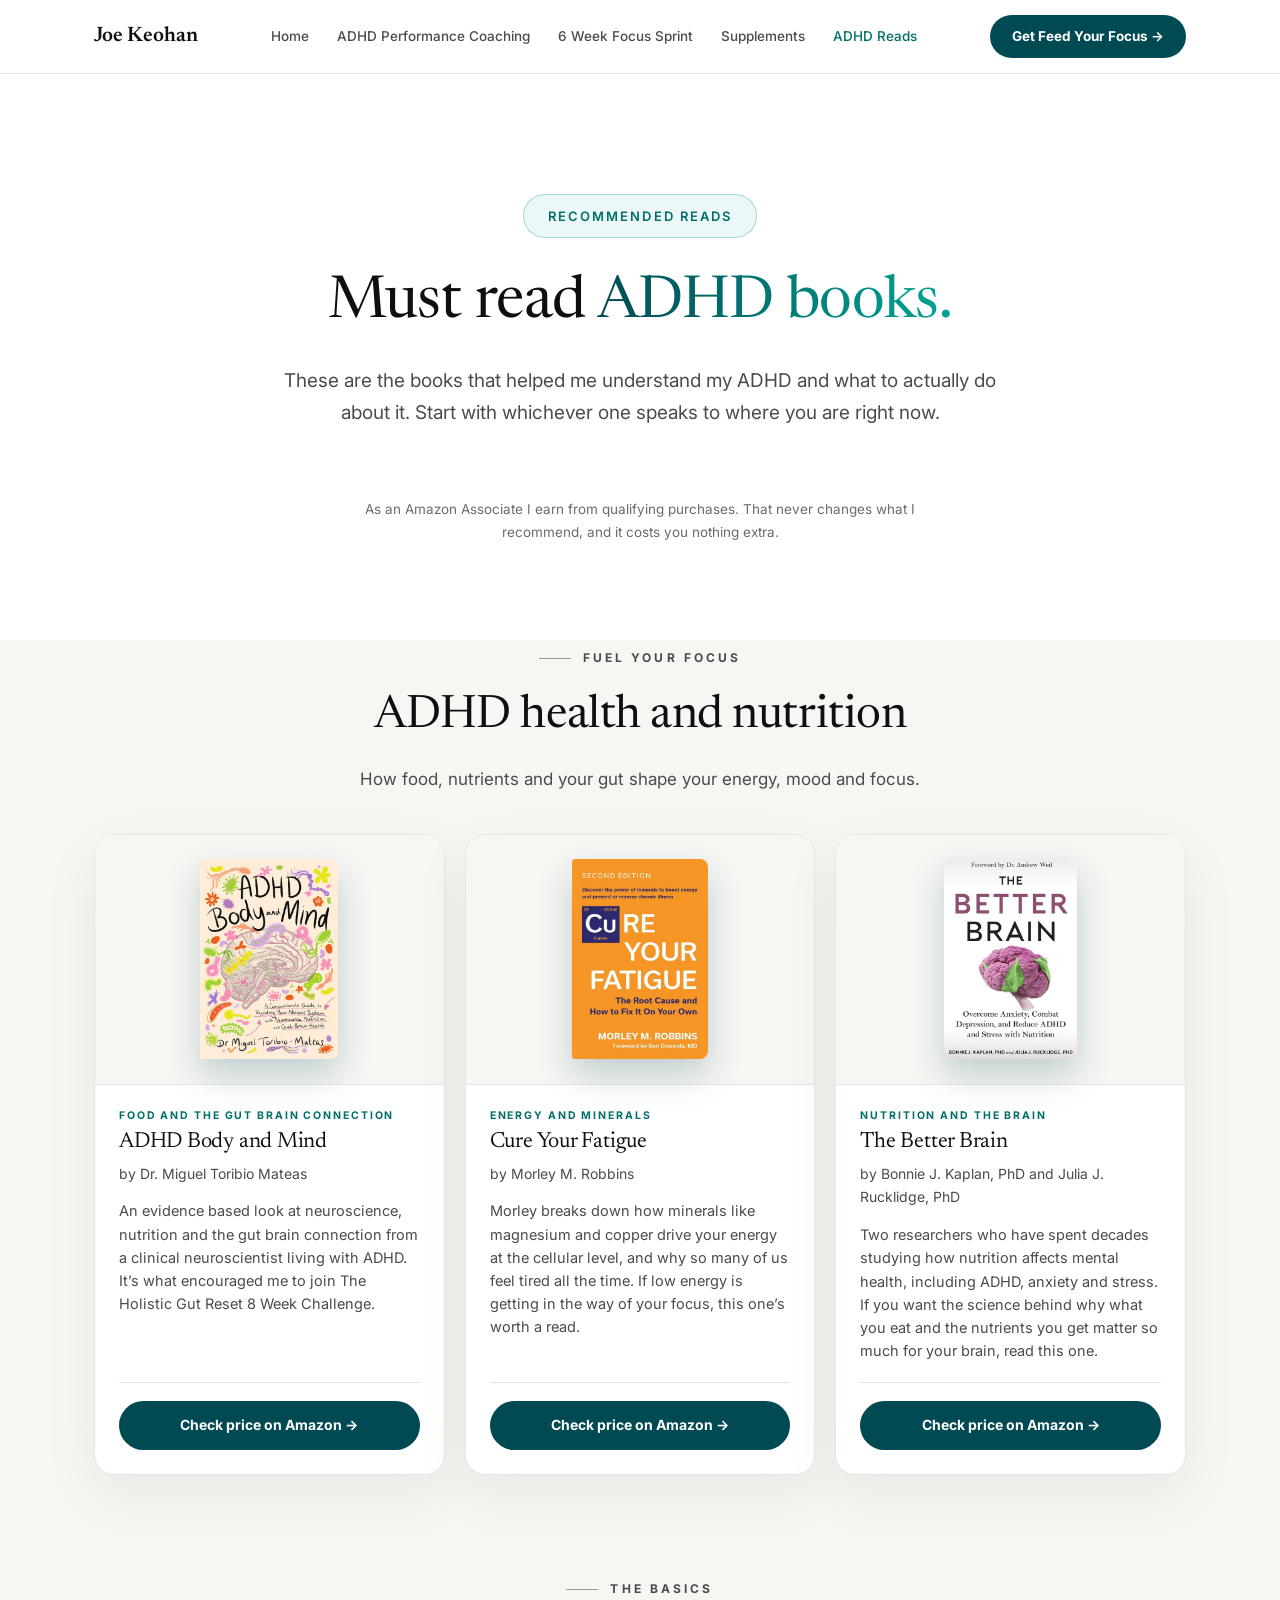
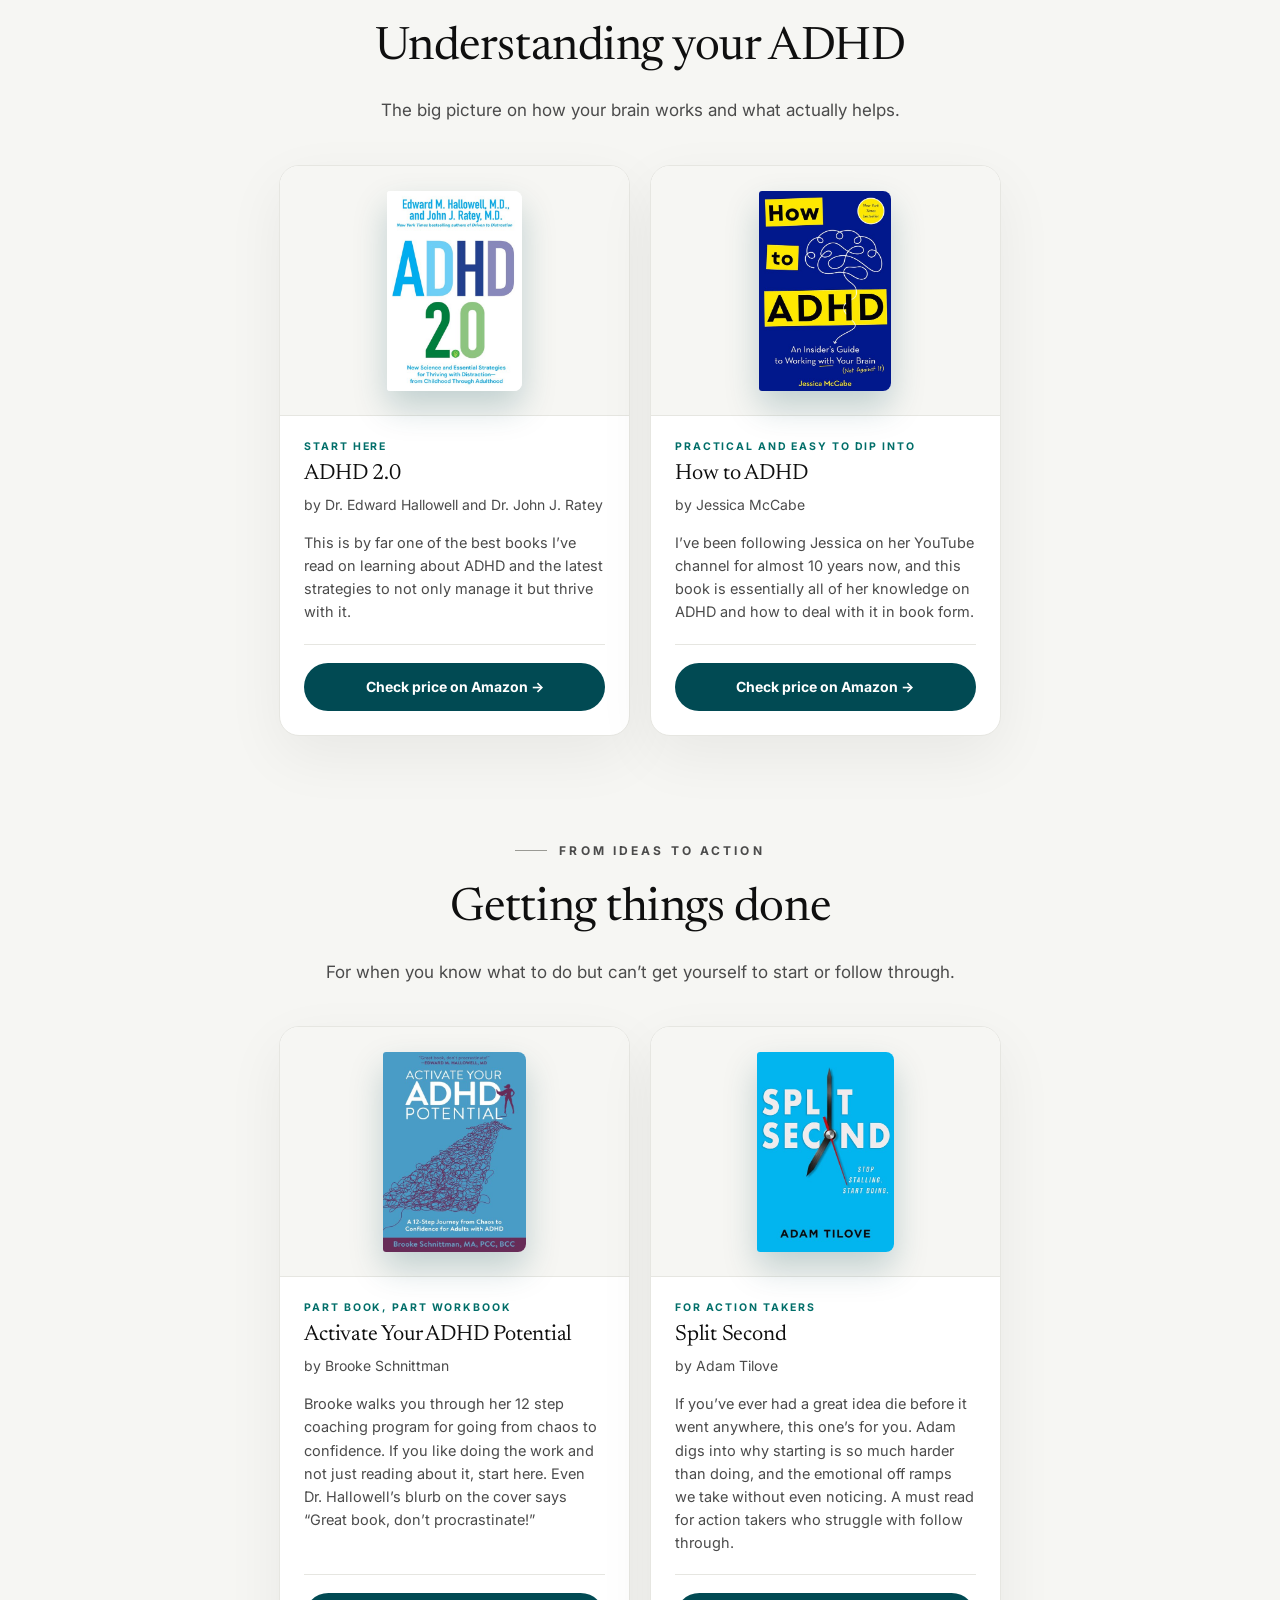
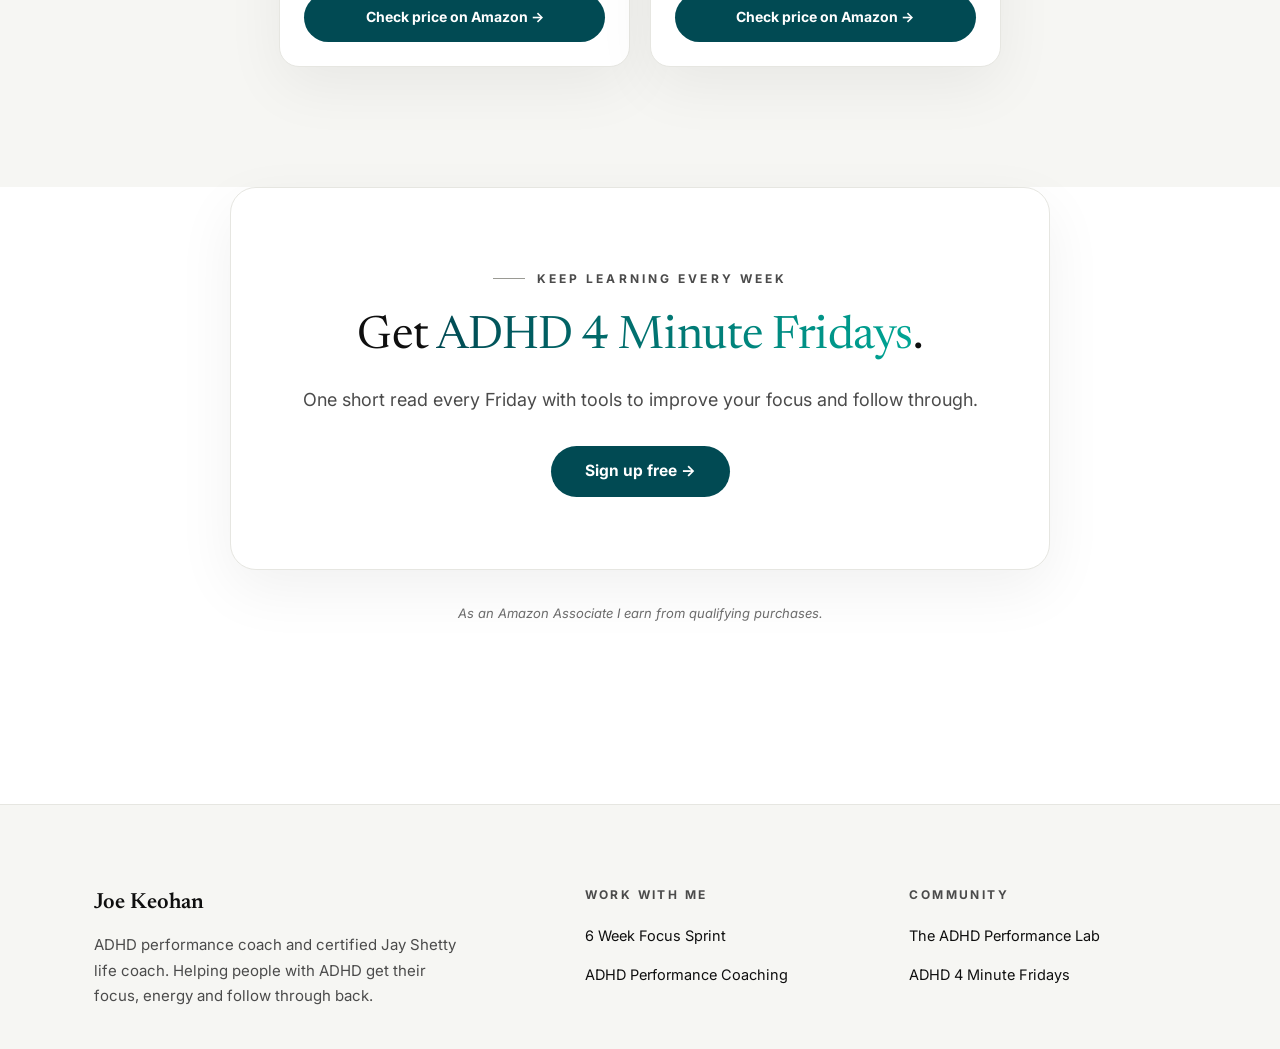
<file: reads/index.html>
<!doctype html>
<html lang="en">
<head>
<meta charset="utf-8">
<meta name="viewport" content="width=device-width, initial-scale=1">
<title>Recommended Reads | Joe Keohan</title>
<meta name="description" content="The ADHD books that helped me most, and what each one is best for.">
<meta property="og:title" content="Must Read ADHD Books">
<meta property="og:description" content="The ADHD books that helped me most, and what each one is best for.">
<meta property="og:image" content="../images/nutrition.jpg">
<link rel="preconnect" href="https://fonts.googleapis.com">
<link rel="preconnect" href="https://fonts.gstatic.com" crossorigin>
<link href="https://fonts.googleapis.com/css2?family=Newsreader:ital,opsz,wght@0,6..72,300..700;1,6..72,300..700&family=Inter:wght@300;400;500;600;700;800&display=swap" rel="stylesheet">
<link rel="stylesheet" href="../css/style.css?v=20261125f">
</head>
<body class="coaching supps reads">
<div class="page">

<header class="nav">
<div class="nav-inner">
<a class="nav-logo" href="../">Joe Keohan</a>
<nav aria-label="Main" class="nav-links">
<a href="../">Home</a>
<a href="../coaching/">ADHD Performance Coaching</a>
<a href="../focus-sprint/">6 Week Focus Sprint</a>
<a href="../supplements/">Supplements</a>
<a href="../reads/" aria-current="page">ADHD Reads</a>
</nav>
<div class="nav-right">
<a class="nav-cta" href="../feed-your-focus/">Get Feed Your Focus →</a>
<button class="burger" type="button" aria-label="Menu" aria-expanded="false" aria-controls="mobile-menu">
<svg aria-hidden="true" width="20" height="20" viewBox="0 0 24 24" fill="none" stroke="currentColor" stroke-width="2" stroke-linecap="round"><path d="M4 7h16"></path><path d="M4 12h16"></path><path d="M4 17h16"></path></svg>
</button>
</div>
</div>
<div class="mobile-panel" id="mobile-menu" hidden>
<a href="../">Home</a>
<a href="../coaching/">ADHD Performance Coaching</a>
<a href="../focus-sprint/">6 Week Focus Sprint</a>
<a href="../supplements/">Supplements</a>
<a href="../reads/" aria-current="page">ADHD Reads</a>
<a class="nav-cta" href="../feed-your-focus/">Get Feed Your Focus →</a>
</div>
</header>

<main>

<!-- HERO -->
<section id="top" class="hero">
<div class="hero-inner">
<div class="hi">Recommended reads</div>
<h1>Must read <span class="hl">ADHD books.</span></h1>
<p class="lede">These are the books that helped me understand my ADHD and what to actually do about it. Start with whichever one speaks to where you are right now.</p>
<p class="supp-disclose">As an Amazon Associate I earn from qualifying purchases. That never changes what I recommend, and it costs you nothing extra.</p>
</div>
</section>

<!-- BOOKS -->
<section id="books" class="sec alt">
<div class="wrap">
<div class="reads-cat">
<div class="center">
<div class="eyebrow">Fuel your focus</div>
<h2 class="h2">ADHD health and nutrition</h2>
<p class="lead">How food, nutrients and your gut shape your energy, mood and focus.</p>
</div>
<div class="supp-list">
<article class="supp">
<div class="supp-media"><img class="book-cover" src="../images/books/adhd-body-and-mind.jpg" alt="ADHD Body and Mind by Dr. Miguel Toribio Mateas book cover" loading="lazy"></div>
<div class="supp-head">
<span class="tag">Food and the gut brain connection</span>
<h3>ADHD Body and Mind</h3>
<p class="supp-sub">by Dr. Miguel Toribio Mateas</p>
</div>
<p class="book-why">An evidence based look at neuroscience, nutrition and the gut brain connection from a clinical neuroscientist living with ADHD. It’s what encouraged me to join The Holistic Gut Reset 8 Week Challenge.</p>
<div class="supp-foot">
<a class="btn btn-primary" href="https://link.amazon/B0ePG6t4u" target="_blank" rel="sponsored nofollow noopener">Check price on Amazon →</a>
</div>
</article>

<article class="supp">
<div class="supp-media"><img class="book-cover" src="../images/books/cure-your-fatigue.jpg" alt="Cure Your Fatigue by Morley M. Robbins book cover" loading="lazy"></div>
<div class="supp-head">
<span class="tag">Energy and minerals</span>
<h3>Cure Your Fatigue</h3>
<p class="supp-sub">by Morley M. Robbins</p>
</div>
<p class="book-why">Morley breaks down how minerals like magnesium and copper drive your energy at the cellular level, and why so many of us feel tired all the time. If low energy is getting in the way of your focus, this one’s worth a read.</p>
<div class="supp-foot">
<a class="btn btn-primary" href="https://link.amazon/B09ZCuEUO" target="_blank" rel="sponsored nofollow noopener">Check price on Amazon →</a>
</div>
</article>

<article class="supp">
<div class="supp-media"><img class="book-cover" src="../images/books/the-better-brain.jpg" alt="The Better Brain by Bonnie J. Kaplan and Julia J. Rucklidge book cover" loading="lazy"></div>
<div class="supp-head">
<span class="tag">Nutrition and the brain</span>
<h3>The Better Brain</h3>
<p class="supp-sub">by Bonnie J. Kaplan, PhD and Julia J. Rucklidge, PhD</p>
</div>
<p class="book-why">Two researchers who have spent decades studying how nutrition affects mental health, including ADHD, anxiety and stress. If you want the science behind why what you eat and the nutrients you get matter so much for your brain, read this one.</p>
<div class="supp-foot">
<a class="btn btn-primary" href="https://link.amazon/B08x0nn5W" target="_blank" rel="sponsored nofollow noopener">Check price on Amazon →</a>
</div>
</article>
</div>
</div>

<div class="reads-cat">
<div class="center">
<div class="eyebrow">The basics</div>
<h2 class="h2">Understanding your ADHD</h2>
<p class="lead">The big picture on how your brain works and what actually helps.</p>
</div>
<div class="supp-list">
<article class="supp">
<div class="supp-media"><img class="book-cover" src="../images/books/adhd-2-0.jpg" alt="ADHD 2.0 by Dr. Edward Hallowell and Dr. John J. Ratey book cover" loading="lazy"></div>
<div class="supp-head">
<span class="tag">Start here</span>
<h3>ADHD 2.0</h3>
<p class="supp-sub">by Dr. Edward Hallowell and Dr. John J. Ratey</p>
</div>
<p class="book-why">This is by far one of the best books I’ve read on learning about ADHD and the latest strategies to not only manage it but thrive with it.</p>
<div class="supp-foot">
<a class="btn btn-primary" href="https://www.amazon.com/dp/B08775GG3K?tag=adhdperforman-20" target="_blank" rel="sponsored nofollow noopener">Check price on Amazon →</a>
</div>
</article>

<article class="supp">
<div class="supp-media"><img class="book-cover" src="../images/books/how-to-adhd.jpg" alt="How to ADHD by Jessica McCabe book cover" loading="lazy"></div>
<div class="supp-head">
<span class="tag">Practical and easy to dip into</span>
<h3>How to ADHD</h3>
<p class="supp-sub">by Jessica McCabe</p>
</div>
<p class="book-why">I’ve been following Jessica on her YouTube channel for almost 10 years now, and this book is essentially all of her knowledge on ADHD and how to deal with it in book form.</p>
<div class="supp-foot">
<a class="btn btn-primary" href="https://link.amazon/B0cuEyqH3" target="_blank" rel="sponsored nofollow noopener">Check price on Amazon →</a>
</div>
</article>
</div>
</div>

<div class="reads-cat">
<div class="center">
<div class="eyebrow">From ideas to action</div>
<h2 class="h2">Getting things done</h2>
<p class="lead">For when you know what to do but can’t get yourself to start or follow through.</p>
</div>
<div class="supp-list">
<article class="supp">
<div class="supp-media"><img class="book-cover" src="../images/books/activate-your-adhd-potential.jpg" alt="Activate Your ADHD Potential by Brooke Schnittman book cover" loading="lazy"></div>
<div class="supp-head">
<span class="tag">Part book, part workbook</span>
<h3>Activate Your ADHD Potential</h3>
<p class="supp-sub">by Brooke Schnittman</p>
</div>
<p class="book-why">Brooke walks you through her 12 step coaching program for going from chaos to confidence. If you like doing the work and not just reading about it, start here. Even Dr. Hallowell’s blurb on the cover says “Great book, don’t procrastinate!”</p>
<div class="supp-foot">
<a class="btn btn-primary" href="https://link.amazon/B01z89Cqg" target="_blank" rel="sponsored nofollow noopener">Check price on Amazon →</a>
</div>
</article>

<article class="supp">
<div class="supp-media"><img class="book-cover" src="../images/books/split-second.jpg" alt="Split Second by Adam Tilove book cover" loading="lazy"></div>
<div class="supp-head">
<span class="tag">For action takers</span>
<h3>Split Second</h3>
<p class="supp-sub">by Adam Tilove</p>
</div>
<p class="book-why">If you’ve ever had a great idea die before it went anywhere, this one’s for you. Adam digs into why starting is so much harder than doing, and the emotional off ramps we take without even noticing. A must read for action takers who struggle with follow through.</p>
<div class="supp-foot">
<a class="btn btn-primary" href="https://link.amazon/B0er7mVcV" target="_blank" rel="sponsored nofollow noopener">Check price on Amazon →</a>
</div>
</article>
</div>
</div>

</div>
</section>

<!-- NEWSLETTER CTA -->
<section class="sec">
<div class="wrap">
<div class="news-box">
<div class="eyebrow" style="justify-content: center">Keep learning every week</div>
<h2 class="h2">Get <span class="hl">ADHD 4 Minute Fridays</span>.</h2>
<p class="soft" style="margin: 0 0 30px; font-size: 18px">One short read every Friday with tools to improve your focus and follow through.</p>
<a class="btn btn-primary" href="../newsletter/">Sign up free →</a>
</div>
<p class="sq-disclaimer">As an Amazon Associate I earn from qualifying purchases.</p>
</div>
</section>
</main>

<footer class="foot">
<div class="wrap">
<div class="foot-grid">
<div>
<div class="nav-logo" style="font-size: 22px">Joe Keohan</div>
<p class="soft" style="margin: 10px 0 0; font-size: 15px; max-width: 380px">ADHD performance coach and certified Jay Shetty life coach. Helping people with ADHD get their focus, energy and follow through back.</p>
</div>
<div>
<div class="foot-h">Work with me</div>
<a href="../focus-sprint/">6 Week Focus Sprint</a>
<a href="../coaching/">ADHD Performance Coaching</a>
</div>
<div>
<div class="foot-h">Community</div>
<a href="https://www.skool.com/the-adhd-performance-lab-9272/about">The ADHD Performance Lab</a>
<a href="../#newsletter">ADHD 4 Minute Fridays</a>
</div>
</div>
</div>
</footer>

</div>
<script src="../js/main.js"></script>
</body>
</html>
</file>
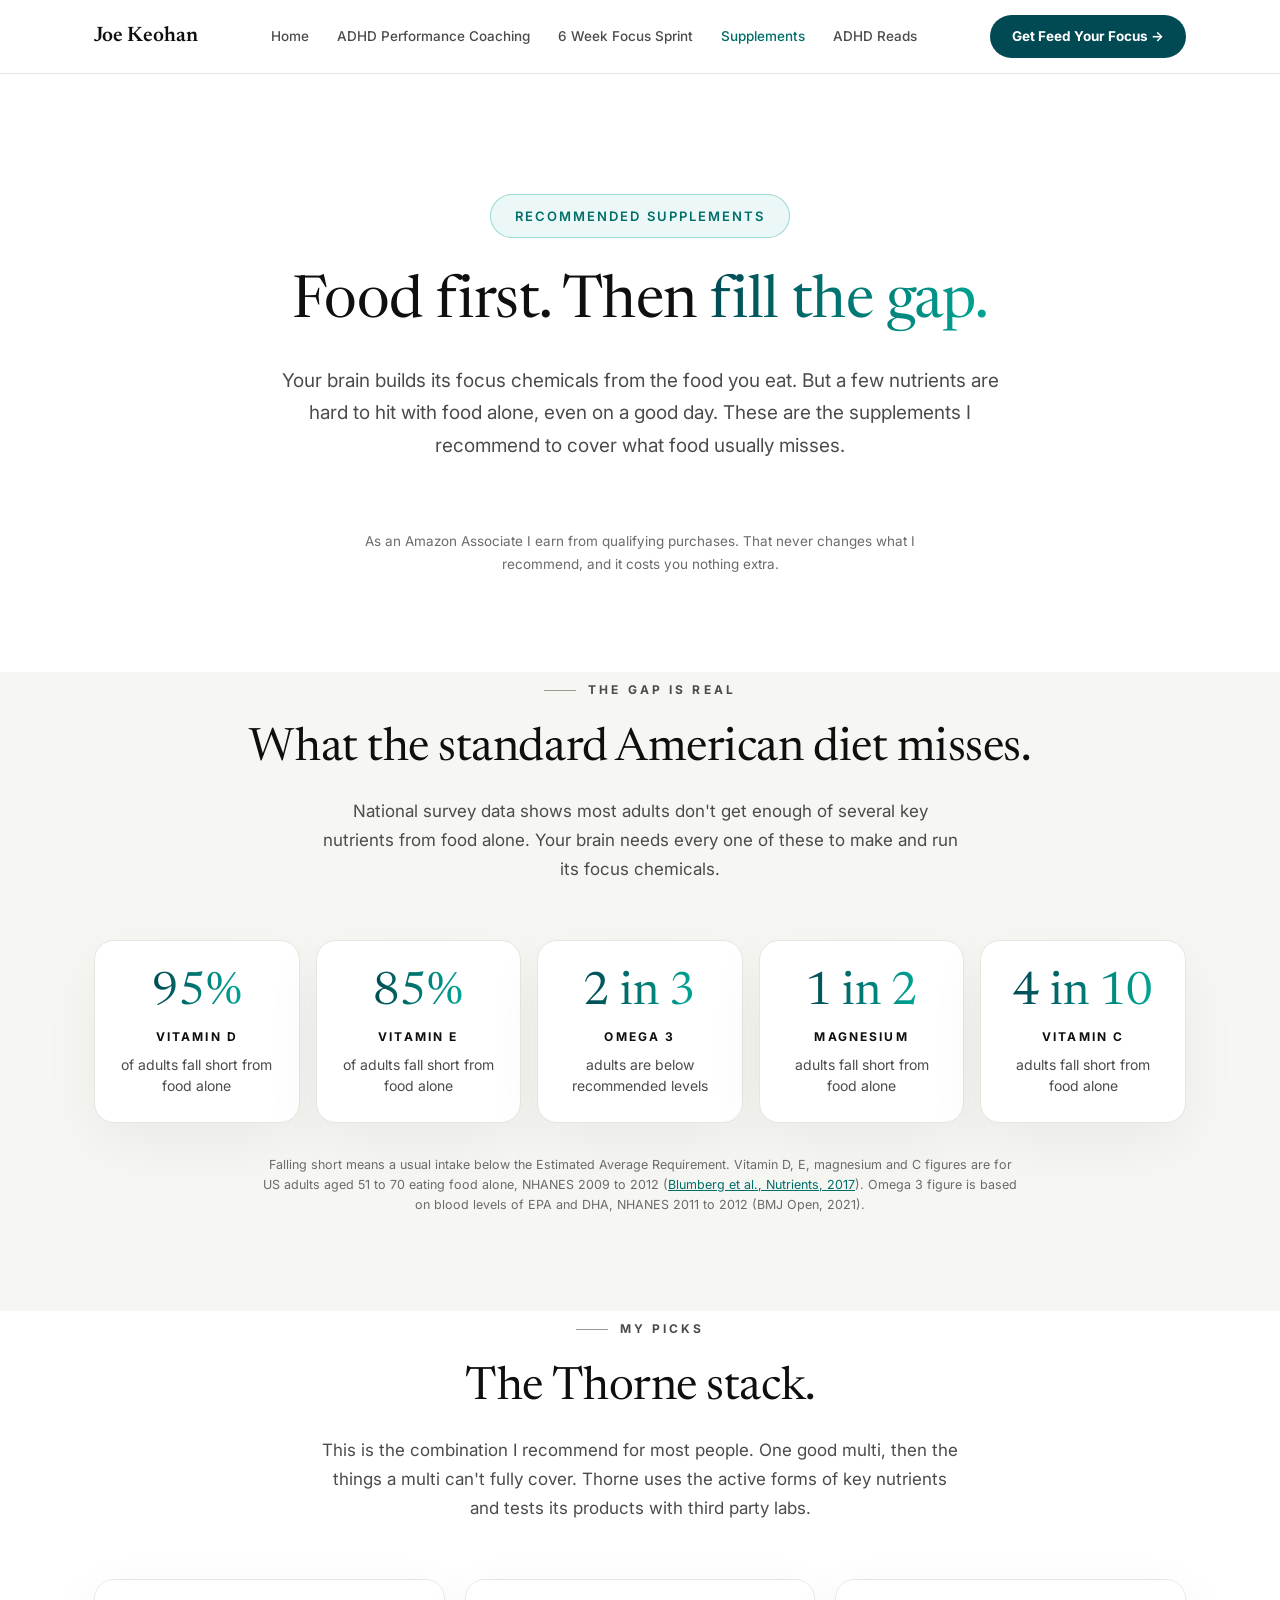
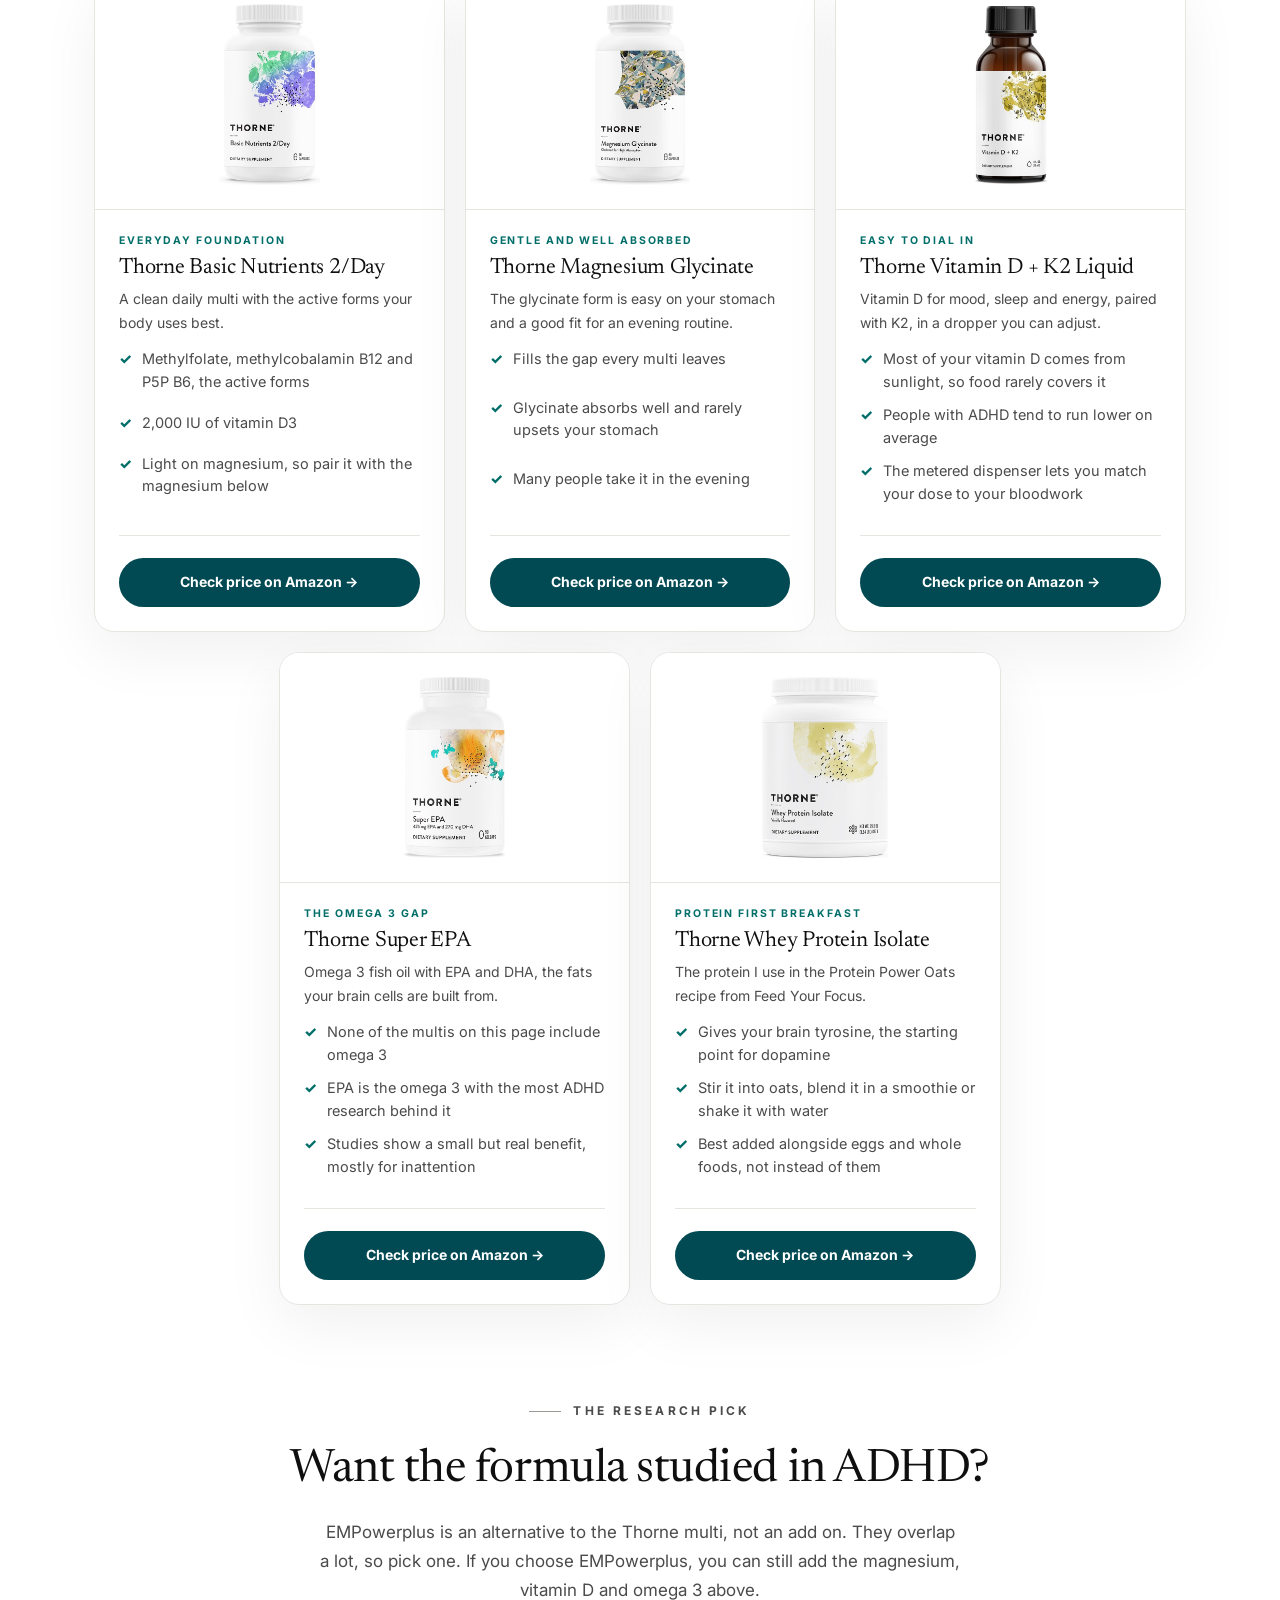
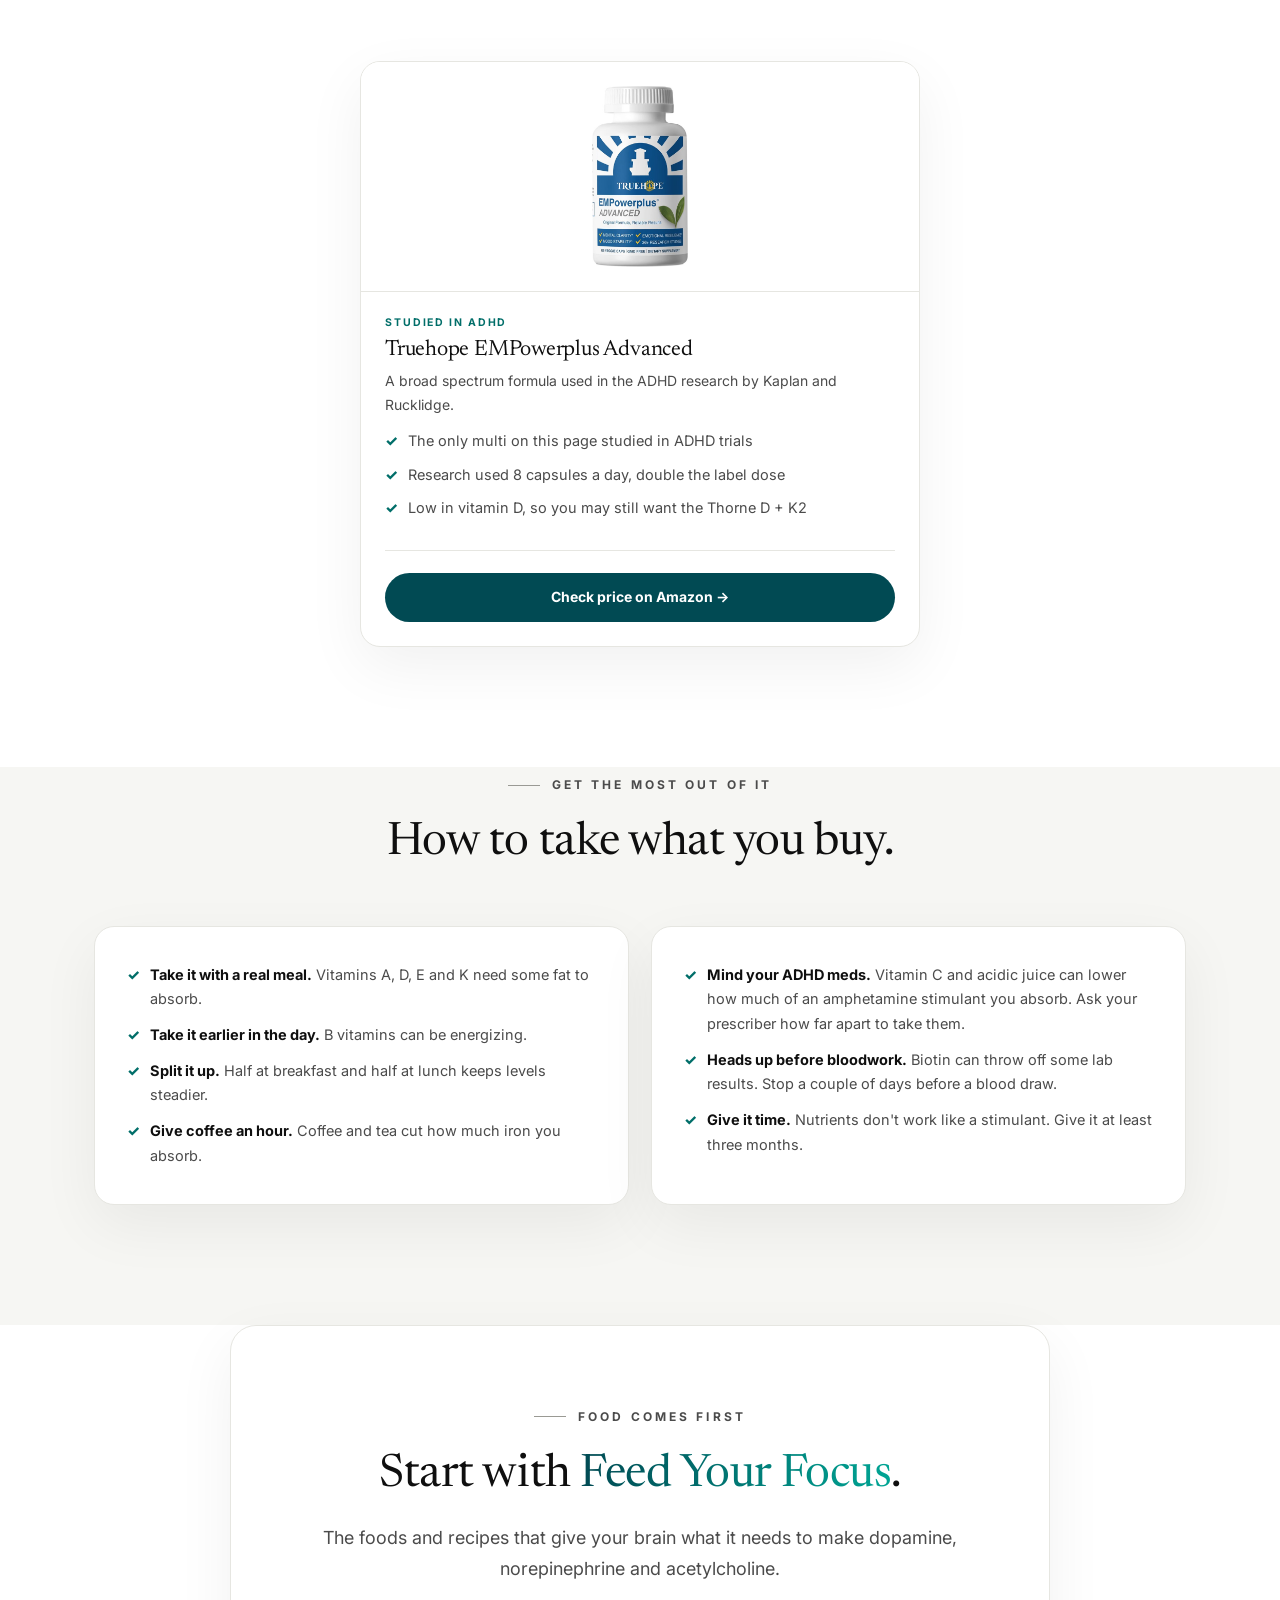
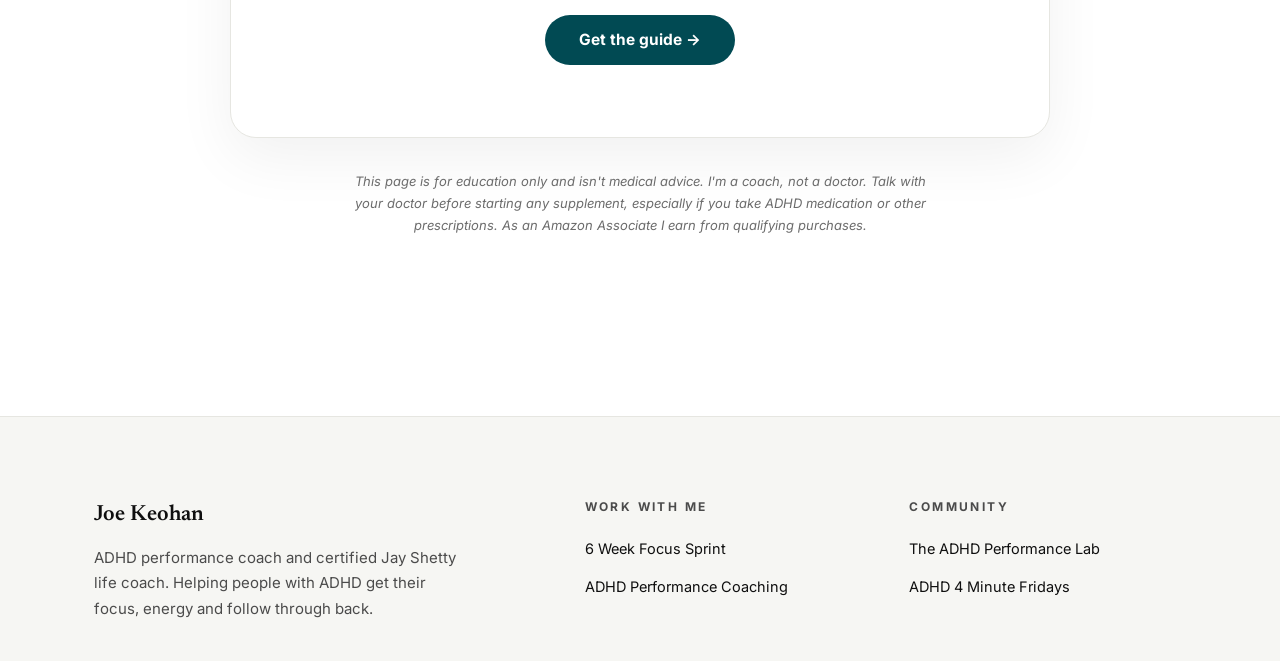
<file: supplements/index.html>
<!doctype html>
<html lang="en">
<head>
<meta charset="utf-8">
<meta name="viewport" content="width=device-width, initial-scale=1">
<title>Recommended Supplements | Joe Keohan</title>
<meta name="description" content="Food comes first. These are the supplements I recommend to help fill the nutrient gaps food alone usually misses, for adults with ADHD.">
<meta property="og:title" content="Recommended Supplements for Your ADHD Brain">
<meta property="og:description" content="Food first, then fill the gap. The multinutrients and magnesium I recommend, and how to take them.">
<meta property="og:image" content="../images/nutrition.jpg">
<link rel="preconnect" href="https://fonts.googleapis.com">
<link rel="preconnect" href="https://fonts.gstatic.com" crossorigin>
<link href="https://fonts.googleapis.com/css2?family=Newsreader:ital,opsz,wght@0,6..72,300..700;1,6..72,300..700&family=Inter:wght@300;400;500;600;700;800&display=swap" rel="stylesheet">
<link rel="stylesheet" href="../css/style.css?v=20261125f">
</head>
<body class="coaching supps">
<div class="page">

<header class="nav">
<div class="nav-inner">
<a class="nav-logo" href="../">Joe Keohan</a>
<nav aria-label="Main" class="nav-links">
<a href="../">Home</a>
<a href="../coaching/">ADHD Performance Coaching</a>
<a href="../focus-sprint/">6 Week Focus Sprint</a>
<a href="../supplements/" aria-current="page">Supplements</a>
<a href="../reads/">ADHD Reads</a>
</nav>
<div class="nav-right">
<a class="nav-cta" href="../feed-your-focus/">Get Feed Your Focus →</a>
<button class="burger" type="button" aria-label="Menu" aria-expanded="false" aria-controls="mobile-menu">
<svg aria-hidden="true" width="20" height="20" viewBox="0 0 24 24" fill="none" stroke="currentColor" stroke-width="2" stroke-linecap="round"><path d="M4 7h16"></path><path d="M4 12h16"></path><path d="M4 17h16"></path></svg>
</button>
</div>
</div>
<div class="mobile-panel" id="mobile-menu" hidden>
<a href="../">Home</a>
<a href="../coaching/">ADHD Performance Coaching</a>
<a href="../focus-sprint/">6 Week Focus Sprint</a>
<a href="../supplements/" aria-current="page">Supplements</a>
<a href="../reads/">ADHD Reads</a>
<a class="nav-cta" href="../feed-your-focus/">Get Feed Your Focus →</a>
</div>
</header>

<main>

<!-- HERO -->
<section id="top" class="hero">
<div class="hero-inner">
<div class="hi">Recommended supplements</div>
<h1>Food first. Then <span class="hl">fill the gap.</span></h1>
<p class="lede">Your brain builds its focus chemicals from the food you eat. But a few nutrients are hard to hit with food alone, even on a good day. These are the supplements I recommend to cover what food usually misses.</p>
<p class="supp-disclose">As an Amazon Associate I earn from qualifying purchases. That never changes what I recommend, and it costs you nothing extra.</p>
</div>
</section>

<!-- THE GAP -->
<section class="sec alt gap-sec">
<div class="wrap">
<div class="center">
<div class="eyebrow">The gap is real</div>
<h2 class="h2">What the standard American diet misses.</h2>
<p class="lead">National survey data shows most adults don't get enough of several key nutrients from food alone. Your brain needs every one of these to make and run its focus chemicals.</p>
</div>
<div class="sad-grid">
<div class="sad"><span class="sad-n">95%</span><span class="sad-t">Vitamin D</span><p>of adults fall short from food alone</p></div>
<div class="sad"><span class="sad-n">85%</span><span class="sad-t">Vitamin E</span><p>of adults fall short from food alone</p></div>
<div class="sad"><span class="sad-n">2 in 3</span><span class="sad-t">Omega 3</span><p>adults are below recommended levels</p></div>
<div class="sad"><span class="sad-n">1 in 2</span><span class="sad-t">Magnesium</span><p>adults fall short from food alone</p></div>
<div class="sad"><span class="sad-n">4 in 10</span><span class="sad-t">Vitamin C</span><p>adults fall short from food alone</p></div>
</div>
<p class="sad-src">Falling short means a usual intake below the Estimated Average Requirement. Vitamin D, E, magnesium and C figures are for US adults aged 51 to 70 eating food alone, NHANES 2009 to 2012 (<a href="https://www.mdpi.com/2072-6643/9/12/1325" target="_blank" rel="noopener">Blumberg et al., Nutrients, 2017</a>). Omega 3 figure is based on blood levels of EPA and DHA, NHANES 2011 to 2012 (BMJ Open, 2021).</p>
</div>
</section>

<!-- PICKS -->
<section id="picks" class="sec">
<div class="wrap">
<div class="center">
<div class="eyebrow">My picks</div>
<h2 class="h2">The Thorne stack.</h2>
<p class="lead">This is the combination I recommend for most people. One good multi, then the things a multi can't fully cover. Thorne uses the active forms of key nutrients and tests its products with third party labs.</p>
</div>

<div class="supp-list">
<article class="supp">
<div class="supp-media" data-photo="images/supps/thorne-basic-nutrients.jpg"><img src="../images/supps/thorne-basic-nutrients.jpg" alt="Thorne Basic Nutrients 2/Day bottle" loading="lazy"></div>
<div class="supp-head">
<span class="tag">Everyday foundation</span>
<h3>Thorne Basic Nutrients 2/Day</h3>
<p class="supp-sub">A clean daily multi with the active forms your body uses best.</p>
</div>
<ul class="chk">
<li>Methylfolate, methylcobalamin B12 and P5P B6, the active forms</li>
<li>2,000 IU of vitamin D3</li>
<li>Light on magnesium, so pair it with the magnesium below</li>
</ul>
<div class="supp-foot">
<!-- TODO: swap href for the SiteStripe affiliate link -->
<a class="btn btn-primary" href="https://www.amazon.com/dp/B00FOTMGTU" target="_blank" rel="sponsored nofollow noopener">Check price on Amazon →</a>
</div>
</article>

<article class="supp">
<div class="supp-media" data-photo="images/supps/thorne-magnesium.jpg"><img src="../images/supps/thorne-magnesium.jpg" alt="Thorne Magnesium Glycinate bottle" loading="lazy"></div>
<div class="supp-head">
<span class="tag">Gentle and well absorbed</span>
<h3>Thorne Magnesium Glycinate</h3>
<p class="supp-sub">The glycinate form is easy on your stomach and a good fit for an evening routine.</p>
</div>
<ul class="chk">
<li>Fills the gap every multi leaves</li>
<li>Glycinate absorbs well and rarely upsets your stomach</li>
<li>Many people take it in the evening</li>
</ul>
<div class="supp-foot">
<a class="btn btn-primary" href="https://link.amazon/B0bS7s320" target="_blank" rel="sponsored nofollow noopener">Check price on Amazon →</a>
</div>
</article>

<article class="supp">
<div class="supp-media" data-photo="images/supps/thorne-d-k2.jpg"><img src="../images/supps/thorne-d-k2.jpg" alt="Thorne Vitamin D + K2 Liquid bottle" loading="lazy"></div>
<div class="supp-head">
<span class="tag">Easy to dial in</span>
<h3>Thorne Vitamin D + K2 Liquid</h3>
<p class="supp-sub">Vitamin D for mood, sleep and energy, paired with K2, in a dropper you can adjust.</p>
</div>
<ul class="chk">
<li>Most of your vitamin D comes from sunlight, so food rarely covers it</li>
<li>People with ADHD tend to run lower on average</li>
<li>The metered dispenser lets you match your dose to your bloodwork</li>
</ul>
<div class="supp-foot">
<a class="btn btn-primary" href="https://link.amazon/B0b6y8Ztr" target="_blank" rel="sponsored nofollow noopener">Check price on Amazon →</a>
</div>
</article>

<article class="supp">
<div class="supp-media" data-photo="images/supps/thorne-super-epa.jpg"><img src="../images/supps/thorne-super-epa.jpg" alt="Thorne Super EPA bottle" loading="lazy"></div>
<div class="supp-head">
<span class="tag">The omega 3 gap</span>
<h3>Thorne Super EPA</h3>
<p class="supp-sub">Omega 3 fish oil with EPA and DHA, the fats your brain cells are built from.</p>
</div>
<ul class="chk">
<li>None of the multis on this page include omega 3</li>
<li>EPA is the omega 3 with the most ADHD research behind it</li>
<li>Studies show a small but real benefit, mostly for inattention</li>
</ul>
<div class="supp-foot">
<a class="btn btn-primary" href="https://link.amazon/B0hhA7Eo9" target="_blank" rel="sponsored nofollow noopener">Check price on Amazon →</a>
</div>
</article>

<article class="supp">
<div class="supp-media" data-photo="images/supps/thorne-whey.jpg"><img src="../images/supps/thorne-whey.jpg" alt="Thorne Whey Protein Isolate tub" loading="lazy"></div>
<div class="supp-head">
<span class="tag">Protein first breakfast</span>
<h3>Thorne Whey Protein Isolate</h3>
<p class="supp-sub">The protein I use in the Protein Power Oats recipe from Feed Your Focus.</p>
</div>
<ul class="chk">
<li>Gives your brain tyrosine, the starting point for dopamine</li>
<li>Stir it into oats, blend it in a smoothie or shake it with water</li>
<li>Best added alongside eggs and whole foods, not instead of them</li>
</ul>
<div class="supp-foot">
<a class="btn btn-primary" href="https://link.amazon/B058lGvQL" target="_blank" rel="sponsored nofollow noopener">Check price on Amazon →</a>
</div>
</article>
</div>

<div class="center" style="margin-top: 88px">
<div class="eyebrow">The research pick</div>
<h2 class="h2">Want the formula studied in ADHD?</h2>
<p class="lead">EMPowerplus is an alternative to the Thorne multi, not an add on. They overlap a lot, so pick one. If you choose EMPowerplus, you can still add the magnesium, vitamin D and omega 3 above.</p>
</div>

<div class="supp-list one">
<article class="supp">
<div class="supp-media" data-photo="images/supps/empowerplus.jpg"><img src="../images/supps/empowerplus.jpg" alt="Truehope EMPowerplus Advanced bottle" loading="lazy"></div>
<div class="supp-head">
<span class="tag">Studied in ADHD</span>
<h3>Truehope EMPowerplus Advanced</h3>
<p class="supp-sub">A broad spectrum formula used in the ADHD research by Kaplan and Rucklidge.</p>
</div>
<ul class="chk">
<li>The only multi on this page studied in ADHD trials</li>
<li>Research used 8 capsules a day, double the label dose</li>
<li>Low in vitamin D, so you may still want the Thorne D + K2</li>
</ul>
<div class="supp-foot">
<!-- TODO: swap href for the SiteStripe affiliate link -->
<a class="btn btn-primary" href="https://www.amazon.com/dp/B0B44TJQZX" target="_blank" rel="sponsored nofollow noopener">Check price on Amazon →</a>
</div>
</article>
</div>

</div>
</section>

<!-- HOW TO TAKE IT -->
<section class="sec alt">
<div class="wrap">
<div class="center">
<div class="eyebrow">Get the most out of it</div>
<h2 class="h2">How to take what you buy.</h2>
</div>
<div class="two">
<div class="panel">
<ul class="chk" style="margin: 0">
<li><span><strong>Take it with a real meal.</strong> Vitamins A, D, E and K need some fat to absorb.</span></li>
<li><span><strong>Take it earlier in the day.</strong> B vitamins can be energizing.</span></li>
<li><span><strong>Split it up.</strong> Half at breakfast and half at lunch keeps levels steadier.</span></li>
<li><span><strong>Give coffee an hour.</strong> Coffee and tea cut how much iron you absorb.</span></li>
</ul>
</div>
<div class="panel">
<ul class="chk" style="margin: 0">
<li><span><strong>Mind your ADHD meds.</strong> Vitamin C and acidic juice can lower how much of an amphetamine stimulant you absorb. Ask your prescriber how far apart to take them.</span></li>
<li><span><strong>Heads up before bloodwork.</strong> Biotin can throw off some lab results. Stop a couple of days before a blood draw.</span></li>
<li><span><strong>Give it time.</strong> Nutrients don't work like a stimulant. Give it at least three months.</span></li>
</ul>
</div>
</div>
</div>
</section>

<!-- GUIDE CTA -->
<section class="sec">
<div class="wrap">
<div class="news-box">
<div class="eyebrow" style="justify-content: center">Food comes first</div>
<h2 class="h2">Start with <span class="hl">Feed Your Focus</span>.</h2>
<p class="soft" style="margin: 0 0 30px; font-size: 18px">The foods and recipes that give your brain what it needs to make dopamine, norepinephrine and acetylcholine.</p>
<a class="btn btn-primary" href="../feed-your-focus/">Get the guide →</a>
</div>
<p class="sq-disclaimer">This page is for education only and isn't medical advice. I'm a coach, not a doctor. Talk with your doctor before starting any supplement, especially if you take ADHD medication or other prescriptions. As an Amazon Associate I earn from qualifying purchases.</p>
</div>
</section>
</main>

<footer class="foot">
<div class="wrap">
<div class="foot-grid">
<div>
<div class="nav-logo" style="font-size: 22px">Joe Keohan</div>
<p class="soft" style="margin: 10px 0 0; font-size: 15px; max-width: 380px">ADHD performance coach and certified Jay Shetty life coach. Helping people with ADHD get their focus, energy and follow through back.</p>
</div>
<div>
<div class="foot-h">Work with me</div>
<a href="../focus-sprint/">6 Week Focus Sprint</a>
<a href="../coaching/">ADHD Performance Coaching</a>
</div>
<div>
<div class="foot-h">Community</div>
<a href="https://www.skool.com/the-adhd-performance-lab-9272/about">The ADHD Performance Lab</a>
<a href="../#newsletter">ADHD 4 Minute Fridays</a>
</div>
</div>
</div>
</footer>

</div>
<script src="../js/main.js"></script>
</body>
</html>
</file>
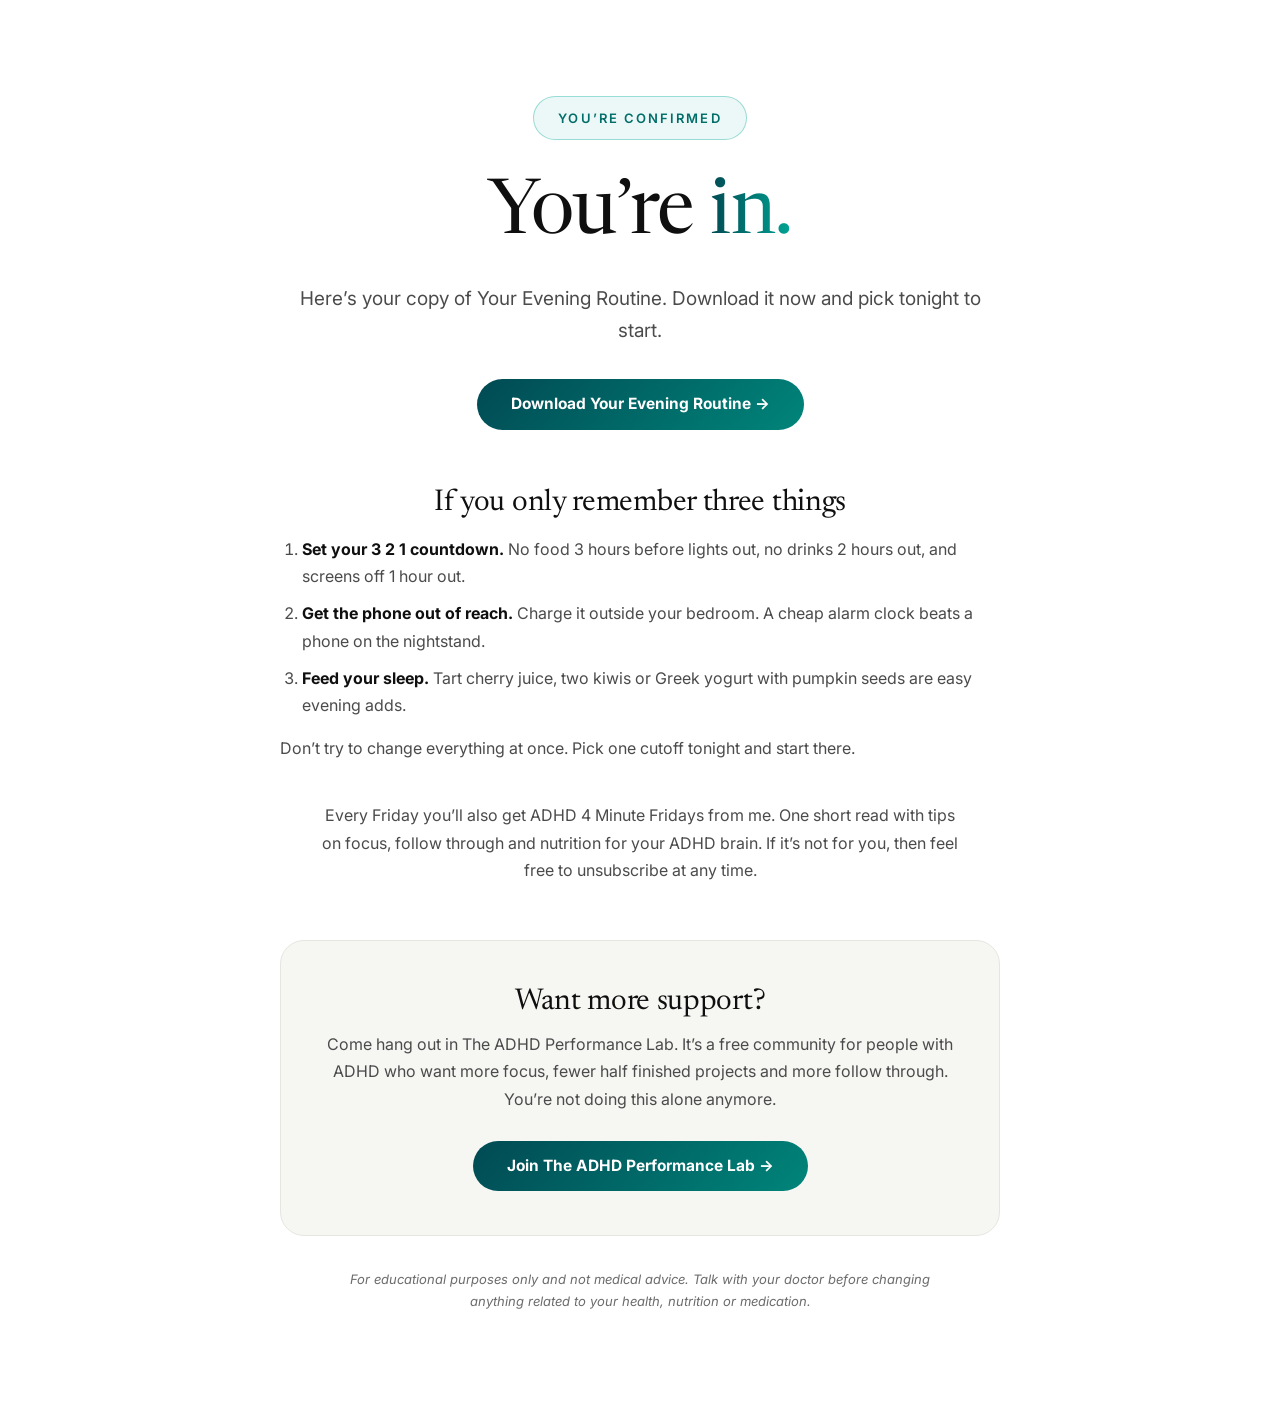
<file: evening-routine/confirmed/index.html>
<!doctype html>
<html lang="en">
<head>
<meta charset="utf-8">
<meta name="viewport" content="width=device-width, initial-scale=1">
<title>You’re confirmed | The ADHD Performance Lab</title>
<meta name="robots" content="noindex">
<link rel="preconnect" href="https://fonts.googleapis.com">
<link rel="preconnect" href="https://fonts.gstatic.com" crossorigin>
<link href="https://fonts.googleapis.com/css2?family=Newsreader:ital,opsz,wght@0,6..72,300..700;1,6..72,300..700&family=Inter:wght@300;400;500;600;700;800&display=swap" rel="stylesheet">
<link rel="stylesheet" href="../../css/style.css?v=20261125f">
</head>
<body class="coaching squeeze">
<div class="page">
<main>
<section class="hero sq-done">
<div class="hero-inner">
<div class="hi">You’re confirmed</div>
<h1>You’re <span class="hl">in.</span></h1>
<p class="lede">Here’s your copy of Your Evening Routine. Download it now and pick tonight to start.</p>
<div class="btn-row sq-dl"><a class="btn btn-grad" href="https://drive.google.com/file/d/1VwcbzjKzL-LUUO1JYkJIr6Gut72A4ZpB/view?usp=sharing" target="_blank" rel="noopener">Download Your Evening Routine →</a></div>
<div class="sq-tips">
<h2>If you only remember three things</h2>
<ol>
<li><strong>Set your 3 2 1 countdown.</strong> No food 3 hours before lights out, no drinks 2 hours out, and screens off 1 hour out.</li>
<li><strong>Get the phone out of reach.</strong> Charge it outside your bedroom. A cheap alarm clock beats a phone on the nightstand.</li>
<li><strong>Feed your sleep.</strong> Tart cherry juice, two kiwis or Greek yogurt with pumpkin seeds are easy evening adds.</li>
</ol>
<p>Don’t try to change everything at once. Pick one cutoff tonight and start there.</p>
</div>
<p class="sq-friday">Every Friday you’ll also get ADHD 4 Minute Fridays from me. One short read with tips on focus, follow through and nutrition for your ADHD brain. If it’s not for you, then feel free to unsubscribe at any time.</p>
<div class="sq-done-box">
<h2>Want more support?</h2>
<p>Come hang out in The ADHD Performance Lab. It’s a free community for people with ADHD who want more focus, fewer half finished projects and more follow through. You’re not doing this alone anymore.</p>
<div class="btn-row">
<a class="btn btn-grad" href="https://www.skool.com/the-adhd-performance-lab-9272/about">Join The ADHD Performance Lab →</a>
</div>
</div>
</div>
<p class="sq-disclaimer">For educational purposes only and not medical advice. Talk with your doctor before changing anything related to your health, nutrition or medication.</p>
</section>
</main>
</div>
</body>
</html>
</file>
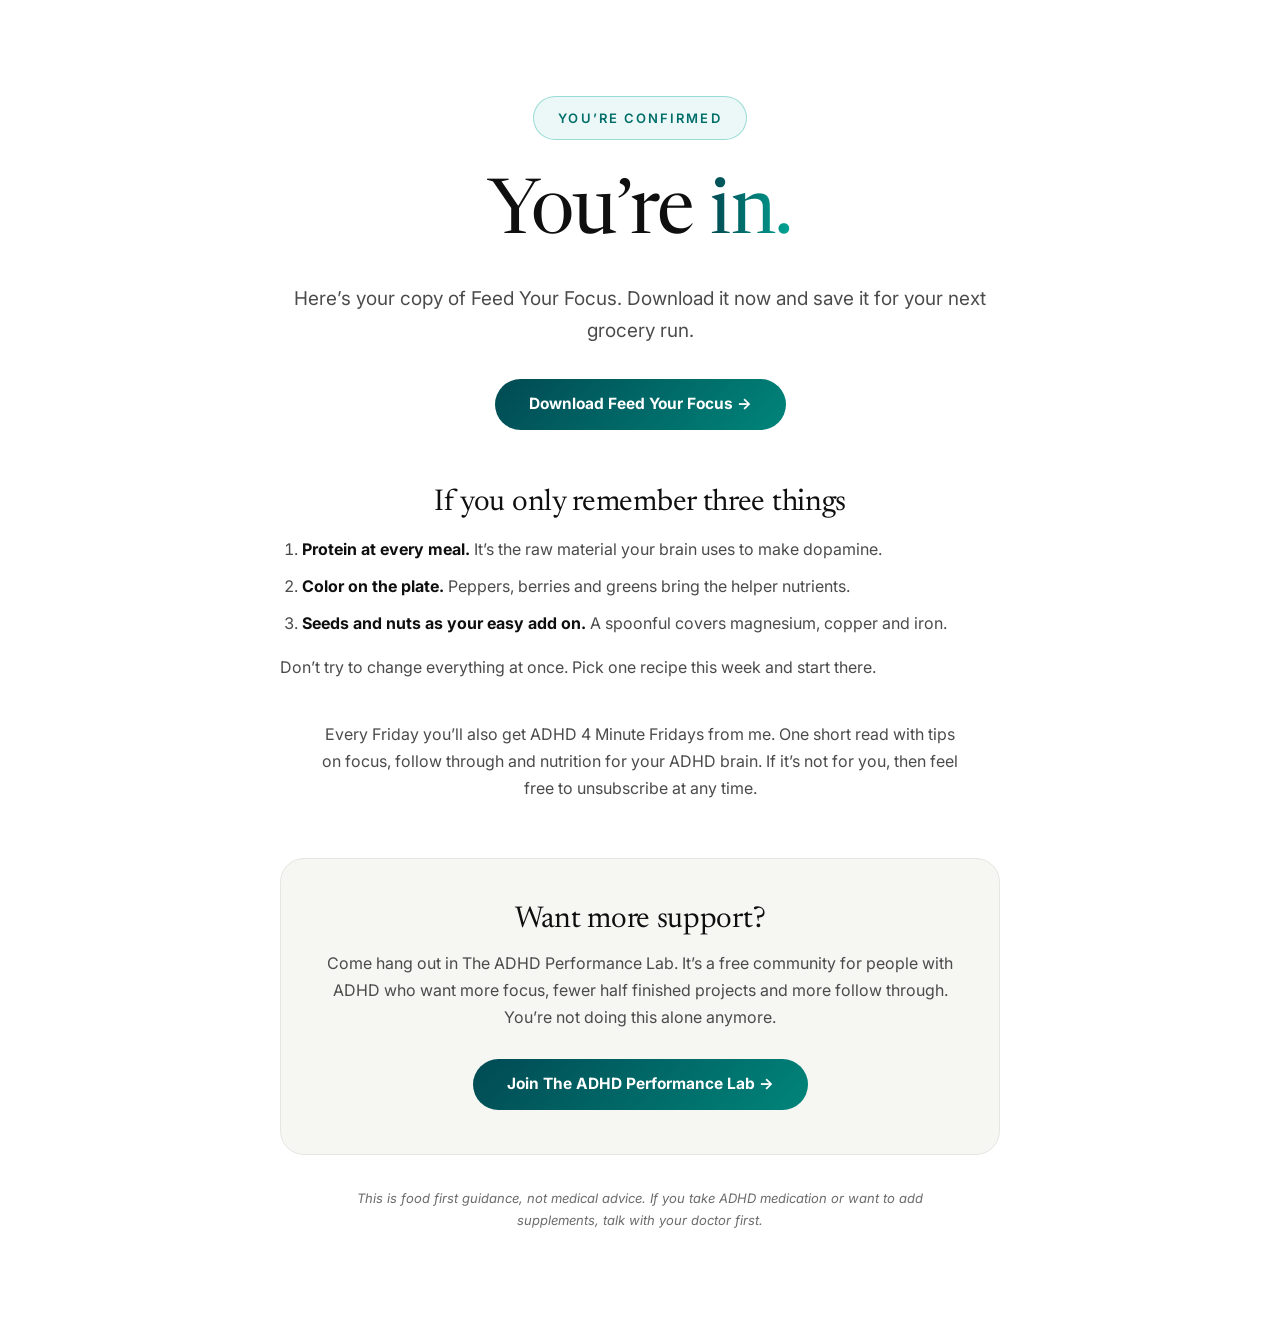
<file: feed-your-focus/confirmed/index.html>
<!doctype html>
<html lang="en">
<head>
<meta charset="utf-8">
<meta name="viewport" content="width=device-width, initial-scale=1">
<title>You’re confirmed | The ADHD Performance Lab</title>
<meta name="robots" content="noindex">
<link rel="preconnect" href="https://fonts.googleapis.com">
<link rel="preconnect" href="https://fonts.gstatic.com" crossorigin>
<link href="https://fonts.googleapis.com/css2?family=Newsreader:ital,opsz,wght@0,6..72,300..700;1,6..72,300..700&family=Inter:wght@300;400;500;600;700;800&display=swap" rel="stylesheet">
<link rel="stylesheet" href="../../css/style.css?v=20261125f">
</head>
<body class="coaching squeeze">
<div class="page">
<main>
<section class="hero sq-done">
<div class="hero-inner">
<div class="hi">You’re confirmed</div>
<h1>You’re <span class="hl">in.</span></h1>
<p class="lede">Here’s your copy of Feed Your Focus. Download it now and save it for your next grocery run.</p>
<div class="btn-row sq-dl"><a class="btn btn-grad" href="https://drive.google.com/file/d/1JDYFrobC7VGyqjg-sbmqTlOUt6wsdQcl/view?usp=sharing" target="_blank" rel="noopener">Download Feed Your Focus →</a></div>
<div class="sq-tips">
<h2>If you only remember three things</h2>
<ol>
<li><strong>Protein at every meal.</strong> It’s the raw material your brain uses to make dopamine.</li>
<li><strong>Color on the plate.</strong> Peppers, berries and greens bring the helper nutrients.</li>
<li><strong>Seeds and nuts as your easy add on.</strong> A spoonful covers magnesium, copper and iron.</li>
</ol>
<p>Don’t try to change everything at once. Pick one recipe this week and start there.</p>
</div>
<p class="sq-friday">Every Friday you’ll also get ADHD 4 Minute Fridays from me. One short read with tips on focus, follow through and nutrition for your ADHD brain. If it’s not for you, then feel free to unsubscribe at any time.</p>
<div class="sq-done-box">
<h2>Want more support?</h2>
<p>Come hang out in The ADHD Performance Lab. It’s a free community for people with ADHD who want more focus, fewer half finished projects and more follow through. You’re not doing this alone anymore.</p>
<div class="btn-row">
<a class="btn btn-grad" href="https://www.skool.com/the-adhd-performance-lab-9272/about">Join The ADHD Performance Lab →</a>
</div>
</div>
</div>
<p class="sq-disclaimer">This is food first guidance, not medical advice. If you take ADHD medication or want to add supplements, talk with your doctor first.</p>
</section>
</main>
</div>
</body>
</html>
</file>
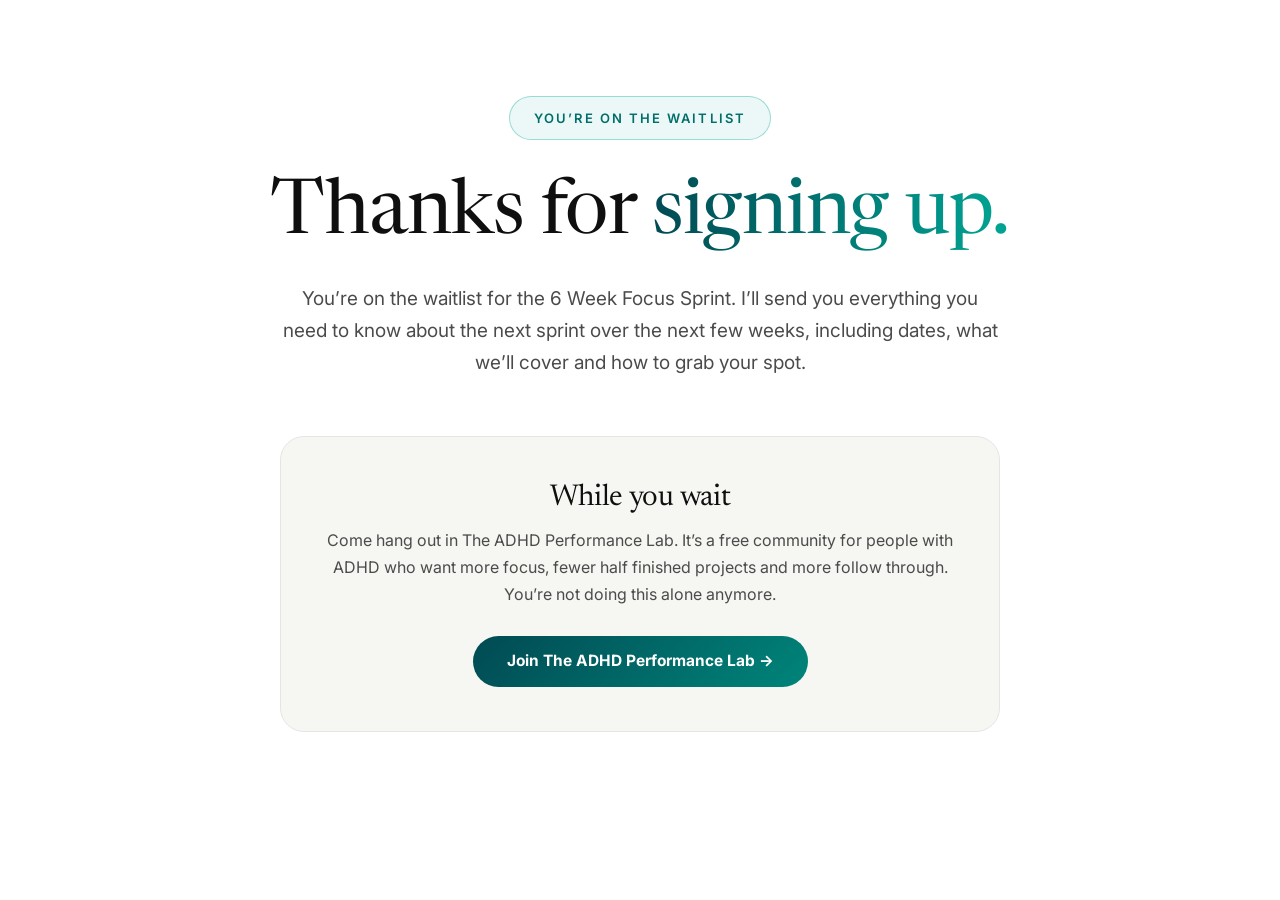
<file: focus-sprint/confirmed/index.html>
<!doctype html>
<html lang="en">
<head>
<meta charset="utf-8">
<meta name="viewport" content="width=device-width, initial-scale=1">
<title>You’re on the waitlist | 6 Week Focus Sprint</title>
<meta name="robots" content="noindex">
<link rel="preconnect" href="https://fonts.googleapis.com">
<link rel="preconnect" href="https://fonts.gstatic.com" crossorigin>
<link href="https://fonts.googleapis.com/css2?family=Newsreader:ital,opsz,wght@0,6..72,300..700;1,6..72,300..700&family=Inter:wght@300;400;500;600;700;800&display=swap" rel="stylesheet">
<link rel="stylesheet" href="../../css/style.css?v=20261125f">
</head>
<body class="coaching squeeze">
<div class="page">
<main>
<section class="hero sq-done">
<div class="hero-inner">
<div class="hi">You’re on the waitlist</div>
<h1>Thanks for <span class="hl">signing up.</span></h1>
<p class="lede">You’re on the waitlist for the 6 Week Focus Sprint. I’ll send you everything you need to know about the next sprint over the next few weeks, including dates, what we’ll cover and how to grab your spot.</p>
<div class="sq-done-box">
<h2>While you wait</h2>
<p>Come hang out in The ADHD Performance Lab. It’s a free community for people with ADHD who want more focus, fewer half finished projects and more follow through. You’re not doing this alone anymore.</p>
<div class="btn-row">
<a class="btn btn-grad" href="https://www.skool.com/the-adhd-performance-lab-9272/about">Join The ADHD Performance Lab →</a>
</div>
</div>
</div>
</section>
</main>
</div>
</body>
</html>
</file>
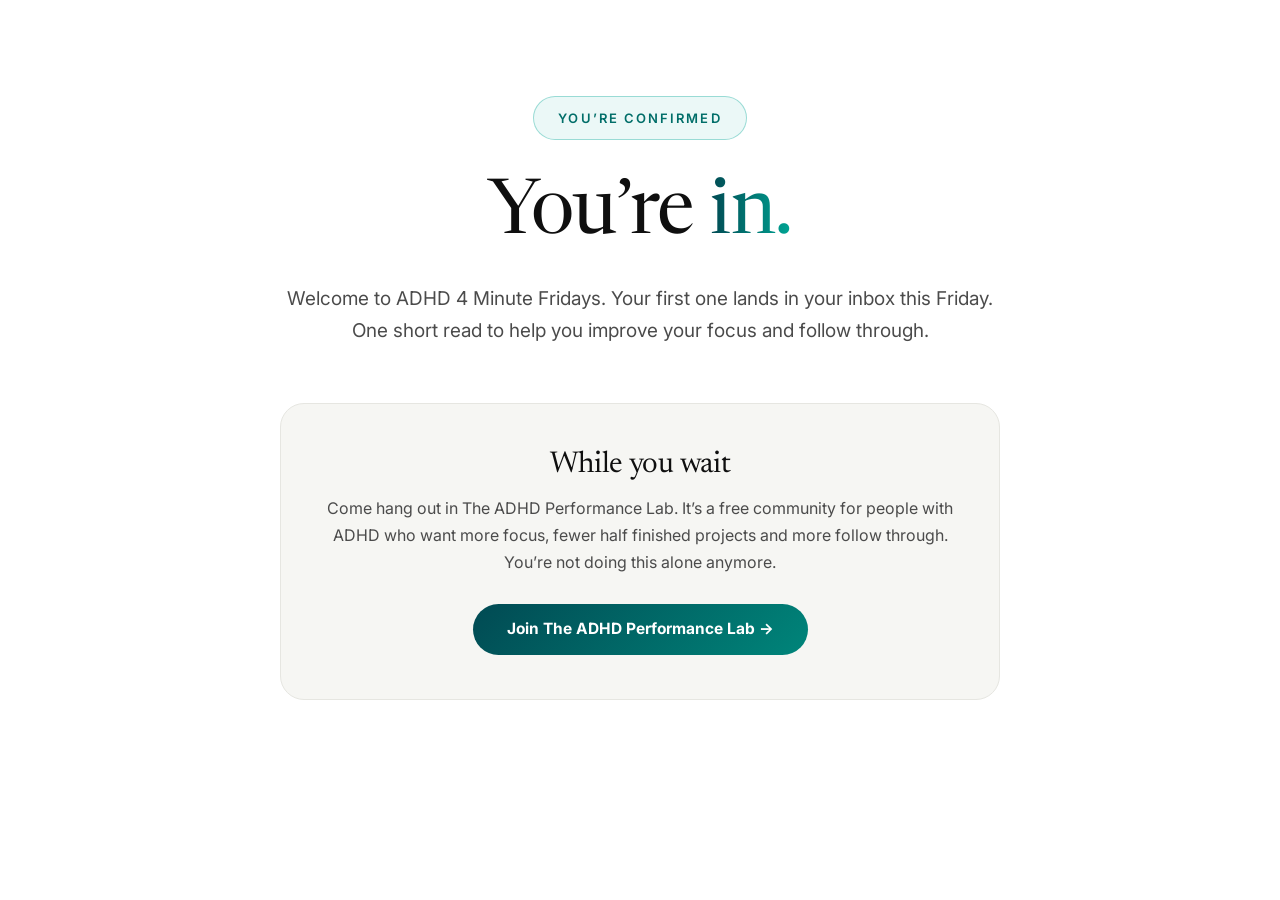
<file: newsletter/confirmed/index.html>
<!doctype html>
<html lang="en">
<head>
<meta charset="utf-8">
<meta name="viewport" content="width=device-width, initial-scale=1">
<title>You’re confirmed | The ADHD Performance Lab</title>
<meta name="robots" content="noindex">
<link rel="preconnect" href="https://fonts.googleapis.com">
<link rel="preconnect" href="https://fonts.gstatic.com" crossorigin>
<link href="https://fonts.googleapis.com/css2?family=Newsreader:ital,opsz,wght@0,6..72,300..700;1,6..72,300..700&family=Inter:wght@300;400;500;600;700;800&display=swap" rel="stylesheet">
<link rel="stylesheet" href="../../css/style.css?v=20261125f">
</head>
<body class="coaching squeeze">
<div class="page">
<main>
<section class="hero sq-done">
<div class="hero-inner">
<div class="hi">You’re confirmed</div>
<h1>You’re <span class="hl">in.</span></h1>
<p class="lede">Welcome to ADHD 4 Minute Fridays. Your first one lands in your inbox this Friday. One short read to help you improve your focus and follow through.</p>
<div class="sq-done-box">
<h2>While you wait</h2>
<p>Come hang out in The ADHD Performance Lab. It’s a free community for people with ADHD who want more focus, fewer half finished projects and more follow through. You’re not doing this alone anymore.</p>
<div class="btn-row">
<a class="btn btn-grad" href="https://www.skool.com/the-adhd-performance-lab-9272/about">Join The ADHD Performance Lab →</a>
</div>
</div>
</div>
</section>
</main>
</div>
</body>
</html>
</file>
<file: css/style.css>
body{margin:0}
*,*::before,*::after{box-sizing:border-box}
a{color:#016E69}a:hover{color:#014A53}
.page{font-family:'Inter',system-ui,sans-serif;font-size:16px;line-height:1.7;color:#0F0F0F;background:#FFFFFF;width:100%}
.wrap{max-width:1140px;margin:0 auto;padding:0 24px}
.sec{padding:120px 0;position:relative}
.alt{background:#F6F6F3}
h1,h2,h3{font-family:'Newsreader',Georgia,serif;font-weight:400;line-height:1.14;letter-spacing:-0.01em;margin:0}
.h2{font-size:clamp(30px,3.6vw,46px);margin-bottom:22px}
.eyebrow{display:inline-flex;align-items:center;gap:12px;font-size:12px;letter-spacing:.26em;text-transform:uppercase;color:#4B4B4B;font-weight:700;margin-bottom:22px}
.eyebrow::before{content:"";width:32px;height:1px;background:#9A9A94}
.center{text-align:center}
.center .eyebrow{justify-content:center}
.soft{color:#4B4B4B}
.lead{font-size:17px;color:#4B4B4B;max-width:640px;margin:0}
.center .lead{margin:0 auto}
.hl{background:linear-gradient(90deg,#014A53,#00A594);-webkit-background-clip:text;background-clip:text;color:transparent;-webkit-text-fill-color:transparent}
.btn{display:inline-flex;align-items:center;justify-content:center;gap:10px;min-height:44px;padding:16px 34px;border-radius:100px;font-family:inherit;font-size:15.5px;font-weight:700;line-height:1.2;text-decoration:none;border:0;cursor:pointer;transition:transform .25s,box-shadow .25s,background-color .25s}
.btn-primary{background:#014A53;color:#FFFFFF;box-shadow:none}
.btn-primary:hover,.btn-primary:active{background:#016E69;color:#FFFFFF;transform:translateY(-3px);box-shadow:none}
.btn-ghost{background:transparent;color:#0F0F0F;box-shadow:inset 0 0 0 1px #E2E2DC}
.btn-ghost:hover{color:#016E69;box-shadow:inset 0 0 0 1px #016E69}
.btn-light{background:#FFFFFF;color:#014A53}
.btn-light:hover{background:#D4E6E6;color:#014A53;transform:translateY(-3px)}
.btn-row{display:flex;gap:16px;flex-wrap:wrap}
.nav{position:sticky;top:0;z-index:100;background:rgba(255,255,255,.85);-webkit-backdrop-filter:blur(16px);backdrop-filter:blur(16px);border-bottom:1px solid #E6E6E1}
.nav-inner{max-width:1140px;margin:0 auto;padding:15px 24px;display:flex;align-items:center;justify-content:space-between;gap:20px}
.nav-logo{font-family:'Newsreader',Georgia,serif;font-size:21px;font-weight:600;color:#0F0F0F;text-decoration:none;flex:0 0 auto}
.nav-links{display:flex;gap:28px;font-size:13.5px;font-weight:500}
.nav-links a{color:#4B4B4B;text-decoration:none;white-space:nowrap;padding:10px 0}
.nav-links a:hover{color:#016E69}
.nav-right{display:flex;align-items:center;gap:12px}
.nav-cta{font-size:13.5px;font-weight:700;padding:10px 22px;min-height:40px;display:inline-flex;align-items:center;border-radius:100px;background:#014A53;color:#FFFFFF;text-decoration:none;white-space:nowrap}
.nav-cta:hover{background:#016E69;color:#FFFFFF}
.burger{display:none;width:44px;height:44px;border:1px solid #E6E6E1;border-radius:12px;background:#FFFFFF;align-items:center;justify-content:center;cursor:pointer;color:#0F0F0F}
.mobile-panel{border-top:1px solid #E6E6E1;background:#FFFFFF;padding:12px 24px 24px;display:flex;flex-direction:column}
.mobile-panel a{font-size:17px;color:#0F0F0F;text-decoration:none;padding:14px 0;border-bottom:1px solid #EFEFEA}
.mobile-panel .nav-cta{margin-top:18px;align-self:flex-start;border:0;color:#FFFFFF;padding:12px 22px}
.frame{border-radius:26px;overflow:hidden;border:1px solid #E6E6E1;box-shadow:0 20px 60px rgba(15,15,15,.08);aspect-ratio:4/5;background:#E7EFEE;display:flex;align-items:center;justify-content:center;text-align:center;color:#4B4B4B;font-weight:600;font-size:15px;padding:0}
.frame img{width:100%;height:100%;object-fit:cover;display:block}
.ph{padding:24px}
.cards3{display:grid;grid-template-columns:repeat(3,minmax(0,1fr));gap:22px;margin-top:56px}
.card{background:#FFFFFF;border:1px solid #E6E6E1;border-radius:20px;display:flex;flex-direction:column;overflow:hidden;box-shadow:0 20px 60px rgba(15,15,15,.06);transition:transform .35s,border-color .35s,box-shadow .35s;margin:0}
.card-media{aspect-ratio:16/10;overflow:hidden;background:#E7EFEE;display:flex;align-items:center;justify-content:center;color:#4B4B4B;font-size:14px;font-weight:600;text-align:center;padding:0}
.card-media img{width:100%;height:100%;object-fit:cover;display:block;transition:transform .5s}
.card-body{padding:28px 26px 30px;flex:1 1 0%;display:flex;flex-direction:column;gap:10px}
.card-body h3{font-size:22px}
.card-body p{font-size:14.5px;color:#4B4B4B;margin:0;flex:1 1 0%}
.tag{font-size:11px;letter-spacing:.18em;text-transform:uppercase;color:#016E69;font-weight:700;display:block}
.chk{list-style:none;padding:0;margin:0 0 30px;display:grid;gap:11px}
.chk li{font-size:14.5px;color:#4B4B4B;display:flex;gap:10px;align-items:flex-start}
.chk li::before{content:"✓";color:#016E69;font-weight:800;flex-shrink:0}
.chk.no li::before{content:"✕";color:#A34A42}
.two{display:grid;grid-template-columns:repeat(2,minmax(0,1fr));gap:22px;margin-top:56px}
.panel{background:#FFFFFF;border:1px solid #E6E6E1;border-radius:20px;padding:36px 32px;box-shadow:0 20px 60px rgba(15,15,15,.06);display:flex;flex-direction:column}
.about-band{display:grid;grid-template-columns:.62fr 1fr;gap:64px;align-items:center}
.about-copy p{color:#4B4B4B;font-size:16.5px;margin:0 0 16px}
.sig{margin-top:26px;font-family:'Newsreader',Georgia,serif;font-style:italic;font-size:22px;color:#0F0F0F}
.foot{border-top:1px solid #E6E6E1;padding:80px 0 40px;background:#F6F6F3}
.foot-grid{display:grid;grid-template-columns:1.6fr 1fr 1fr;gap:48px}
.foot-h{font-size:12px;letter-spacing:.2em;text-transform:uppercase;color:#4B4B4B;font-weight:700;margin-bottom:12px}
.foot a{display:block;color:#0F0F0F;text-decoration:none;font-size:14.5px;padding:7px 0}
.foot a:hover{color:#016E69}
.foot-base{margin-top:56px;padding-top:24px;border-top:1px solid #E6E6E1;font-size:13px;color:#4B4B4B}
@media (max-width:1040px){.nav-links{display:none}.nav-right .nav-cta{display:none}.burger{display:inline-flex}.nav-inner{padding:12px 16px}}
@media (max-width:860px){.about-band,.cards3,.two{grid-template-columns:1fr}.about-band{gap:40px}.sec{padding:88px 0}}
@media (max-width:820px){.foot-grid{grid-template-columns:1fr 1fr}}
@media (max-width:480px){.foot-grid{grid-template-columns:1fr;gap:32px}.btn{width:100%}}
@media (prefers-reduced-motion:reduce){.btn,.card,.card-media img{transition:none}.card:hover,.btn:hover{transform:none}}

/* Home page */
.home .hero{min-height:calc(96vh - 63px);display:flex;align-items:center;padding:90px 0 90px}
.home .hero-grid{display:grid;grid-template-columns:1fr 1fr;gap:56px;align-items:center;max-width:1180px;margin:0 auto;padding:0 24px;width:100%}
.home .hero-copy{max-width:640px}
.home .hi{display:inline-flex;align-items:center;gap:8px;font-size:14.5px;font-weight:600;letter-spacing:.16em;text-transform:uppercase;color:#016E69;border:1px solid rgba(0,165,148,.35);padding:10px 24px;border-radius:100px;margin-bottom:36px;background:rgba(0,165,148,.08)}
.home .hero h1{font-size:clamp(44px,7.6vw,108px);margin-bottom:34px;white-space:nowrap}
.home .lede{font-size:21px;color:#4B4B4B;max-width:640px;margin:0 0 42px}
.hero-meta{display:flex;gap:56px;margin-top:56px;flex-wrap:wrap}
.stat-n{font-family:'Newsreader',Georgia,serif;font-size:44px;line-height:1.1}
.stat-l{font-size:11.5px;letter-spacing:.18em;text-transform:uppercase;color:#4B4B4B;font-weight:700;margin-top:6px}
.hero-photo{justify-self:center;width:min(460px,90vw)}
.offer-row{display:grid;grid-template-columns:.55fr 1fr;gap:60px;align-items:center;padding:64px 0;border-top:1px solid #E6E6E1}
.offer-row.first{border-top:0;padding-top:20px}
.offer-row.reverse{grid-template-columns:1fr .55fr}
.offer-row.reverse .offer-photo{order:2}
.offer-photo{position:relative}
.offer-photo .frame{border-radius:24px}
.chip{position:absolute;bottom:16px;left:16px;background:rgba(10,10,10,.72);color:#FFFFFF;font-size:12.5px;font-weight:700;padding:7px 14px;border-radius:100px;border:1px solid rgba(255,255,255,.18)}
.offer-copy h3{font-size:clamp(26px,3.2vw,38px);margin:12px 0 16px}
.offer-copy p{color:#4B4B4B;font-size:16px;margin:0 0 24px;max-width:520px}
.quote-mark{font-family:'Newsreader',Georgia,serif;font-size:56px;line-height:.6;color:#00A594;padding-top:14px}
.t-body{padding:30px 26px;gap:18px}
.t-body blockquote{margin:0;font-size:15.5px;color:#0F0F0F;flex-grow:1}
.t-who{display:flex;align-items:center;gap:12px;font-weight:700;font-size:15px}
.avatar{width:44px;height:44px;border-radius:50%;background:#D4E6E6;flex-shrink:0;object-fit:cover;display:block}
.news-box{max-width:820px;margin:0 auto;background:#FFFFFF;border:1px solid #E6E6E1;border-radius:26px;padding:72px 60px;text-align:center;box-shadow:0 20px 60px rgba(15,15,15,.06)}
.news-form{display:flex;flex-wrap:wrap;gap:12px;justify-content:center;margin-top:30px}
.field{min-height:52px;padding:0 22px;border-radius:100px;border:1px solid #D6D6D0;font-family:inherit;font-size:16px;color:#0F0F0F;background:#FFFFFF;flex:1 1 260px;max-width:380px}
.field:focus{outline:2px solid #016E69;outline-offset:1px}
.sr{position:absolute;width:1px;height:1px;overflow:hidden;clip:rect(0 0 0 0);white-space:nowrap}
.btn-grad{background:linear-gradient(135deg,#014A53,#00857A);color:#FFFFFF}
.btn-grad:hover{color:#FFFFFF;transform:translateY(-3px)}
.btn-mint{background:linear-gradient(135deg,#00857A,#00A594);color:#FFFFFF}
.btn-mint:hover,.btn-mint:active{color:#FFFFFF;transform:translateY(-3px)}
.btn-outline-grad{background:linear-gradient(135deg,#00A594,#BFF5EC);color:#014A53}
.btn-outline-grad:hover,.btn-outline-grad:active{color:#014A53;transform:translateY(-3px)}
@media (max-width:860px){.home .hero-grid{grid-template-columns:1fr;text-align:center;justify-items:center}.home .hero .btn-row,.hero-meta{justify-content:center}.home .hero{min-height:0;padding:64px 0 72px}.offer-row,.offer-row.reverse{grid-template-columns:1fr;padding:44px 0;gap:32px}.offer-row.reverse .offer-photo{order:0}.offer-photo{max-width:460px}}
@media (max-width:700px){.news-box{padding:52px 30px}}
@media (max-width:620px){.home .hero h1{white-space:normal}}

/* Coaching page */
.coaching .hero{padding:120px 0 96px}
.hero-inner{max-width:980px;margin:0 auto;padding:0 24px;display:flex;flex-direction:column;align-items:center;text-align:center}
.coaching .hi{display:inline-flex;align-items:center;gap:8px;font-size:13px;font-weight:600;letter-spacing:.16em;text-transform:uppercase;color:#016E69;border:1px solid rgba(0,165,148,.35);padding:10px 24px;border-radius:100px;margin-bottom:32px;background:rgba(0,165,148,.08)}
.coaching .hero h1{font-size:clamp(38px,4.6vw,62px);margin-bottom:28px}
.coaching .lede{font-size:19px;color:#4B4B4B;max-width:720px;margin:0 0 40px}
.coaching .hero .btn-row{justify-content:center}
.stats{display:flex;flex-wrap:wrap;justify-content:center;gap:12px 56px;margin-top:56px;padding-top:32px;border-top:1px solid #E6E6E1;width:100%}
.steps{max-width:760px;margin:56px auto 0;display:flex;flex-direction:column}
.step{border:1px solid #E6E6E1;border-radius:20px;padding:26px 28px;display:flex;gap:20px;align-items:flex-start;background:#FFFFFF}
.step.last{background:#F6F6F3}
.num{flex-shrink:0;width:44px;height:44px;border-radius:50%;background:#014A53;color:#FFFFFF;display:flex;align-items:center;justify-content:center;font-weight:700}
.step.last .num{background:#00A594;color:#014A53;font-weight:800}
.step h3{font-family:'Inter',sans-serif;font-weight:700;font-size:18px;letter-spacing:0;margin:0 0 6px}
.step p{margin:0;color:#4B4B4B;font-size:15.5px}
.arrow{text-align:center;color:#00A594;font-size:22px;line-height:1;padding:10px 0}
.panel h3.fit{font-family:'Inter',sans-serif;font-weight:700;font-size:18px;letter-spacing:0;margin-bottom:18px}
.price-card{padding:40px 36px}
.price-card h3{font-size:clamp(26px,3vw,34px);margin:10px 0 14px}
.price{display:flex;flex-wrap:wrap;align-items:baseline;gap:4px 12px;margin-bottom:14px}
.price-n{font-family:'Newsreader',Georgia,serif;font-size:46px;line-height:1.1}
.price-card p{color:#4B4B4B;font-size:16px;margin:0 0 22px}
.price-card .chk{flex-grow:1}
.price-card .btn{width:100%}
.bar{margin-top:22px;background:#FFFFFF;border:1px solid #E6E6E1;border-radius:20px;padding:28px 32px;display:flex;flex-wrap:wrap;gap:12px 32px;align-items:center}
.bar-t{font-family:'Newsreader',Georgia,serif;font-size:26px;line-height:1.2;flex:0 1 260px}
.bar p{margin:0;font-size:16.5px;flex:1 1 420px;color:#4B4B4B}
.faq{max-width:820px;margin:48px auto 0;border-top:1px solid #E6E6E1}
.faq details{border-bottom:1px solid #E6E6E1}
.faq summary{list-style:none;display:flex;justify-content:space-between;align-items:center;gap:16px;padding:24px 4px;cursor:pointer;font-weight:600;font-size:17px;color:#0F0F0F;min-height:44px}
.faq summary::-webkit-details-marker{display:none}
.faq summary:focus-visible{outline:2px solid #016E69;outline-offset:2px;border-radius:6px}
.faq summary svg{flex-shrink:0;transition:transform 160ms cubic-bezier(.22,.61,.36,1)}
.faq details[open] summary svg{transform:rotate(45deg)}
.faq-a{margin:0;padding:0 4px 24px;font-size:15.5px;color:#4B4B4B}
.quad{display:grid;grid-template-columns:repeat(2,minmax(0,1fr));grid-template-rows:repeat(2,minmax(0,1fr));gap:3px;width:100%;height:100%;background:#FFFFFF}
.quad-tile{position:relative;overflow:hidden;background:#D4E6E6}
.quad-tile img{position:absolute;inset:0;width:100%;height:100%;object-fit:cover}
.quad-label{position:absolute;left:50%;top:50%;transform:translate(-50%,-50%);z-index:1;background:rgba(255,255,255,.94);font-size:14px;font-weight:800;letter-spacing:.01em;padding:6px 14px;border-radius:100px;white-space:nowrap;box-shadow:0 4px 14px rgba(0,0,0,.18)}
.quad-label span{background:linear-gradient(90deg,#014A53,#00A594);-webkit-background-clip:text;background-clip:text;color:transparent;-webkit-text-fill-color:transparent}
@media (max-width:860px){.coaching .hero{padding:72px 0 72px}}
@media (max-width:480px){.step{padding:22px 20px;gap:16px}.price-card{padding:32px 24px}}
.mobile-panel[hidden]{display:none}
.book-box{max-width:1000px;margin:40px auto 0;background:#FFFFFF;border:1px solid #E6E6E1;border-radius:24px;overflow:hidden;box-shadow:0 20px 60px rgba(15,15,15,.06)}
.calendly-inline-widget{min-width:320px;height:720px}
@media (max-width:700px){.calendly-inline-widget{height:1050px}}

/* Squeeze pages (no nav) */
.squeeze .hero{padding:96px 0 48px}
.squeeze .hero h1{font-size:clamp(44px,6vw,76px);margin-bottom:24px}
.squeeze .lede{margin:0 auto}
.sq-sec{padding:0}
.sq-box{max-width:1000px;margin:0 auto;background:#FFFFFF;border:1px solid #E6E6E1;border-radius:26px;box-shadow:0 20px 60px rgba(15,15,15,.06);display:grid;grid-template-columns:1fr 1fr;overflow:hidden}
.sq-guide{background:#F6F6F3;padding:48px;display:flex;flex-direction:column;align-items:center;gap:32px}
.sq-cover{width:100%;max-width:300px;aspect-ratio:3/4;background:#FBFAF6;border-radius:6px;box-shadow:0 18px 40px rgba(1,74,83,.18),0 2px 6px rgba(0,0,0,.08);display:flex;flex-direction:column;overflow:hidden;border-left:8px solid #00A594}
.sq-cover-top{background:linear-gradient(135deg,#014A53,#00857A);color:#FFFFFF;padding:30px 24px 26px;display:flex;flex-direction:column;gap:10px}
.sq-cover-kicker{font-size:10.5px;letter-spacing:.24em;text-transform:uppercase;font-weight:700;opacity:.85}
.sq-cover-title{font-family:'Newsreader',Georgia,serif;font-size:40px;line-height:1.02}
.sq-cover-body{padding:24px;display:flex;flex-direction:column;gap:12px;font-size:12.5px;line-height:1.45;color:#4B4B4B;flex:1}
.sq-cover-body span{padding-left:14px;position:relative}
.sq-cover-body span::before{content:"";position:absolute;left:0;top:.55em;width:6px;height:6px;border-radius:50%;background:#00A594}
.sq-cover-foot{padding:0 24px 20px;font-size:11px;letter-spacing:.2em;text-transform:uppercase;font-weight:700;color:#016E69}
.sq-guide-text{width:100%;max-width:360px}
.sq-guide-text h2{font-size:26px;margin-bottom:12px}
.sq-guide-text ul{margin:0;padding-left:20px;color:#4B4B4B}
.sq-guide-text li{margin-bottom:8px}
.sq-form-col{padding:56px 48px;display:flex;flex-direction:column;justify-content:center}
.sq-form-col h2{font-size:clamp(26px,2.6vw,34px);margin-bottom:28px}
.sq-form{display:flex;flex-direction:column;gap:14px}
.sq-form .field{max-width:none;flex:none;width:100%}
.sq-form .btn{width:100%;margin-top:4px}
.sq-note{font-size:13.5px;color:#6B6B6B;margin:4px 0 0;text-align:center}
.sq-thanks{font-family:'Newsreader',Georgia,serif;font-size:26px;color:#014A53;margin:0}
.sq-foot{text-align:center;padding:0 24px 48px;font-size:14px;color:#6B6B6B}
.sq-foot a{color:#016E69;font-weight:600;text-decoration:none}
@media (max-width:820px){
.sq-box{grid-template-columns:1fr}
.sq-guide{padding:40px 24px}
.sq-form-col{padding:40px 24px}
.squeeze .hero{padding:72px 0 36px}
}
.news-thanks{font-family:'Newsreader',Georgia,serif;font-size:24px;color:#014A53;margin:30px 0 0}
.news-form[hidden]{display:none}
.sq-form[hidden]{display:none}
.sq-done{padding:110px 0 80px}
.sq-done-box{margin-top:56px;width:100%;max-width:720px;background:#F6F6F3;border:1px solid #E6E6E1;border-radius:24px;padding:44px 40px}
.sq-done-box h2{font-size:30px;margin-bottom:12px}
.sq-done-box p{color:#4B4B4B;margin:0 0 28px}
.sq-done-box .btn-row{display:flex;flex-wrap:wrap;gap:12px;justify-content:center}
@media (max-width:600px){.sq-done-box{padding:32px 22px}.sq-done-box .btn{width:100%}}
.sq-cover-img{width:100%;max-width:300px;height:auto;display:block;border-radius:4px;box-shadow:0 18px 40px rgba(1,74,83,.22),0 2px 6px rgba(0,0,0,.08)}
.sq-dl{display:flex;justify-content:center;margin-top:32px}
.sq-tips{margin-top:56px;width:100%;max-width:720px;text-align:left}
.sq-tips h2{font-size:30px;margin-bottom:16px;text-align:center}
.sq-tips ol{margin:0 0 16px;padding-left:22px;color:#4B4B4B}
.sq-tips li{margin-bottom:10px}
.sq-tips strong{color:#0F0F0F}
.sq-tips p{color:#4B4B4B;margin:0}
.sq-friday{max-width:640px;margin:40px auto 0;color:#4B4B4B;font-size:16px}
.sq-disclaimer{max-width:640px;margin:32px auto 60px;padding:0 24px;font-size:13px;font-style:italic;color:#6B6B6B;text-align:center}
.sq-cover-by{display:block;margin-top:8px;font-size:11.5px;line-height:1.45;letter-spacing:0;text-transform:none;font-weight:500;color:#4B4B4B}
.sq-form-col h2[hidden]{display:none}
.sq-thanks{line-height:1.3}
.squeeze .hero:not(.sq-done){padding-bottom:0}
@media (max-width:820px){.squeeze .hero:not(.sq-done){padding-bottom:0}}
.sq-form-col{justify-content:flex-start}
@media (min-width:821px){.sq-guide{padding-right:24px}.sq-form-col{padding-left:24px}}

/* Focus Sprint page */
.sprint .hero h1{max-width:900px}
.stack-band{display:grid;grid-template-columns:1fr 1fr;gap:64px;align-items:center}
.stack-copy p{color:#4B4B4B;font-size:16.5px;margin:0 0 16px}
.stack-copy strong{color:#0F0F0F}
.stack{margin:0;display:flex;flex-direction:column;align-items:center;gap:10px}
.layer{display:flex;flex-direction:column;align-items:center;text-align:center;border-radius:18px;padding:22px 24px;color:#FFFFFF;box-shadow:0 18px 40px rgba(1,74,83,.16)}
.layer-k{font-size:10.5px;letter-spacing:.24em;text-transform:uppercase;font-weight:700;opacity:.85}
.layer-t{font-family:'Newsreader',Georgia,serif;font-size:34px;line-height:1.1;margin:4px 0 6px}
.layer-s{font-size:13.5px;line-height:1.45;opacity:.92;max-width:260px}
.l-focus{width:56%;background:linear-gradient(135deg,#00A594,#3CC4B3);color:#05302F}
.l-focus .layer-k{opacity:.75}
.l-sys{width:78%;background:linear-gradient(135deg,#016E69,#00857A)}
.chips{display:flex;flex-wrap:wrap;justify-content:center;gap:6px;margin-top:4px}
.chips span{font-size:12px;font-weight:600;background:rgba(255,255,255,.16);border:1px solid rgba(255,255,255,.28);padding:4px 10px;border-radius:100px}
.layer-base{width:100%;display:grid;grid-template-columns:repeat(3,minmax(0,1fr));gap:10px}
.base-block{background:#014A53;color:#FFFFFF;border-radius:18px;padding:22px 10px 20px;display:flex;flex-direction:column;align-items:center;gap:8px;box-shadow:0 18px 40px rgba(1,74,83,.2)}
.base-block svg{color:#7FE0D3}
.base-t{font-family:'Newsreader',Georgia,serif;font-size:24px;line-height:1.1}
.ground{width:100%;text-align:center;border-top:3px solid #014A53;padding-top:10px;font-size:11px;letter-spacing:.24em;text-transform:uppercase;font-weight:700;color:#4B4B4B}
.compare .cmp-head{display:flex;align-items:center;gap:16px;margin-bottom:20px}
.compare h3.fit{margin:0}
.mini-stack{display:flex;flex-direction:column;align-items:center;gap:3px;width:58px;flex-shrink:0}
.mini-stack span{display:block;height:12px;border-radius:4px}
.ms-top{width:44%;background:#00A594}
.ms-mid{width:72%;background:#00857A}
.ms-base{width:100%;display:flex !important;gap:3px;height:14px !important}
.ms-base i{flex:1;background:#014A53;border-radius:4px}
.cmp-bad .ms-top,.cmp-bad .ms-mid{background:#C9C9C2}
.cmp-bad .ms-top{transform:rotate(-8deg) translateX(4px)}
.cmp-bad .ms-mid{transform:rotate(4deg)}
.cmp-bad .ms-base i{background:#B8B8B0}
.cmp-bad .ms-base i:nth-child(2){transform:translateY(4px);opacity:.55}
.cmp-good{border-color:rgba(0,165,148,.45)}
.tl{max-width:960px;margin:56px auto 0}
.tl-weeks{display:grid;grid-template-columns:repeat(6,1fr);text-align:center;font-size:11.5px;letter-spacing:.16em;text-transform:uppercase;font-weight:700;color:#4B4B4B;margin-bottom:10px}
.tl-bar{display:grid;grid-template-columns:repeat(3,1fr);gap:6px}
.seg{display:flex;align-items:center;justify-content:center;height:54px;border-radius:14px;color:#FFFFFF;font-family:'Newsreader',Georgia,serif;font-size:22px}
.s1{background:#014A53}.s2{background:#016E69}.s3{background:#00857A}
.tl-sys{margin-top:8px;border-radius:14px;padding:12px;text-align:center;font-size:13px;font-weight:700;letter-spacing:.04em;color:#014A53;background:repeating-linear-gradient(135deg,rgba(0,165,148,.12) 0 10px,rgba(0,165,148,.2) 10px 20px);border:1px dashed rgba(0,133,122,.5)}
.tl-cards{margin-top:28px}
.phase{background:#FFFFFF;border:1px solid #E6E6E1;border-top:5px solid #014A53;border-radius:20px;padding:28px 26px 8px;box-shadow:0 20px 60px rgba(15,15,15,.06)}
.phase.p2{border-top-color:#016E69}.phase.p3{border-top-color:#00857A}
.phase-dates{font-size:11.5px;letter-spacing:.18em;text-transform:uppercase;font-weight:700;color:#016E69;margin-bottom:8px}
.phase h3{font-size:26px;margin-bottom:18px}
.score-band{display:grid;grid-template-columns:1fr 1fr;gap:64px;align-items:center}
.score-card{background:#FFFFFF;border:1px solid #E6E6E1;border-radius:24px;padding:30px 28px;box-shadow:0 20px 60px rgba(15,15,15,.08)}
.score-head{display:flex;justify-content:space-between;align-items:baseline;font-family:'Newsreader',Georgia,serif;font-size:24px;margin-bottom:22px}
.score-head .soft{font-family:'Inter',sans-serif;font-size:13px;font-weight:600}
.score-row{display:grid;grid-template-columns:repeat(7,minmax(0,1fr));gap:8px}
.score-cell{display:flex;flex-direction:column;align-items:center;gap:8px}
.score-box{width:100%;aspect-ratio:1;border-radius:12px;border:2px dashed #CFE3E1;background:#F4FAF9;display:flex;align-items:center;justify-content:center;font-family:'Newsreader',Georgia,serif;font-size:22px;color:#016E69}
.score-cell.first .score-box{border-style:solid;border-color:#014A53;background:#FFFFFF}
.score-cell.last .score-box{border-style:solid;border-color:#00A594;background:rgba(0,165,148,.1)}
.score-l{font-size:11px;font-weight:700;letter-spacing:.08em;text-transform:uppercase;color:#4B4B4B}
.score-foot{margin-top:22px;padding-top:16px;border-top:1px solid #E6E6E1;text-align:center;font-size:12px;letter-spacing:.2em;text-transform:uppercase;font-weight:700;color:#016E69}
.sprint-alt{margin:22px 0 0;font-size:15px;color:#4B4B4B}
.sprint-alt a{font-weight:700;text-decoration:none}
@media (max-width:860px){.stack-band,.score-band{grid-template-columns:1fr;gap:40px}.stack{max-width:480px;margin:0 auto;width:100%}}
@media (max-width:560px){.l-focus{width:70%}.l-sys{width:90%}.layer-t{font-size:28px}.base-t{font-size:19px}.base-block{padding:18px 6px 16px}.seg{font-size:17px;height:46px}.tl-weeks{font-size:10px;letter-spacing:.06em}.score-row{gap:5px}.score-l{font-size:9.5px;letter-spacing:.02em}.score-card{padding:24px 18px}}

/* Supplements page */
.supp-disclose{margin:28px 0 0;font-size:13.5px;color:#6B6B6B;max-width:560px}
.gap-grid{display:grid;grid-template-columns:repeat(4,minmax(0,1fr));gap:16px;margin-top:56px}
.gap{background:#FFFFFF;border:1px solid #E6E6E1;border-radius:20px;padding:26px 24px;box-shadow:0 20px 60px rgba(15,15,15,.05)}
.gap-t{font-family:'Newsreader',Georgia,serif;font-size:24px;line-height:1.15;display:block;margin-bottom:8px}
.gap p{margin:0;font-size:14.5px;color:#4B4B4B}
.supp-list{display:grid;grid-template-columns:repeat(2,minmax(0,1fr));gap:22px;margin-top:56px}
.supp-list.one{grid-template-columns:minmax(0,560px);justify-content:center}
.supp{background:#FFFFFF;border:1px solid #E6E6E1;border-radius:20px;padding:36px 32px 32px;box-shadow:0 20px 60px rgba(15,15,15,.06);display:flex;flex-direction:column}
.supp-head h3{font-size:clamp(24px,2.6vw,30px);margin:8px 0 10px}
.supp-sub{margin:0 0 22px;color:#4B4B4B;font-size:15.5px}
.supp .chk{flex-grow:1}
.supp-foot{display:flex;flex-direction:column;gap:14px;border-top:1px solid #E6E6E1;padding-top:22px}
.supp-price{font-size:13.5px;font-weight:600;color:#4B4B4B}
.supp-foot .btn{width:100%}
.supp-note{max-width:760px;margin:56px auto 0;background:#F6F6F3;border:1px solid #E6E6E1;border-radius:20px;padding:30px 32px}
.supp-note h3.fit{font-family:'Inter',sans-serif;font-weight:700;font-size:18px;margin:0 0 10px}
.supp-note p{margin:0;color:#4B4B4B;font-size:15.5px}
.supps .chk li strong{color:#0F0F0F}
@media (max-width:960px){.gap-grid{grid-template-columns:repeat(2,minmax(0,1fr))}}
@media (max-width:760px){.supp-list{grid-template-columns:1fr}.supp{padding:30px 24px 26px}}
@media (max-width:480px){.gap-grid{grid-template-columns:1fr}}
.supp{padding-top:0;overflow:hidden}
.supp-media{margin:0 -32px 28px;aspect-ratio:4/3;background:#EEF4F3;display:flex;align-items:center;justify-content:center;color:#6B8A87;font-size:13.5px;font-weight:600;border-bottom:1px solid #E6E6E1}
.supp-media img{width:100%;height:100%;object-fit:contain;padding:24px;display:block;background:#F6F6F3}
@media (max-width:760px){.supp{padding-top:0}.supp-media{margin:0 -24px 24px}}
.supp-media{background:#FFFFFF}
.supp-media img{background:#FFFFFF;padding:28px}
.supp-media{aspect-ratio:auto;height:300px;padding:28px 0}
.supp-media img{width:auto;height:100%;max-width:80%;object-fit:contain;padding:0}
@media (max-width:760px){.supp-media{height:240px}}
.supp-list>.supp:last-child:nth-child(odd){grid-column:1/-1;justify-self:center;width:100%;max-width:560px}
.gap-grid.three{grid-template-columns:repeat(3,minmax(0,1fr));max-width:900px;margin-left:auto;margin-right:auto}
@media (max-width:760px){.gap-grid.three{grid-template-columns:1fr}}
.supps .gap-sec{padding:0 0 96px}
.sad-grid{display:grid;grid-template-columns:repeat(5,minmax(0,1fr));gap:16px;margin-top:56px}
.sad{background:#FFFFFF;border:1px solid #E6E6E1;border-radius:20px;padding:28px 22px 26px;text-align:center;box-shadow:0 20px 60px rgba(15,15,15,.05);display:flex;flex-direction:column;align-items:center;gap:4px}
.sad-n{font-family:'Newsreader',Georgia,serif;font-size:clamp(36px,3.6vw,46px);line-height:1.05;background:linear-gradient(90deg,#014A53,#00A594);-webkit-background-clip:text;background-clip:text;color:transparent;-webkit-text-fill-color:transparent}
.sad-t{font-size:12px;letter-spacing:.18em;text-transform:uppercase;font-weight:700;color:#0F0F0F;margin-top:6px}
.sad p{margin:4px 0 0;font-size:14px;line-height:1.45;color:#4B4B4B}
.sad-src{max-width:760px;margin:32px auto 0;text-align:center;font-size:12.5px;line-height:1.6;color:#6B6B6B}
@media (max-width:1000px){.sad-grid{grid-template-columns:repeat(3,minmax(0,1fr))}}
@media (max-width:640px){.sad-grid{grid-template-columns:repeat(2,minmax(0,1fr))}.sad:last-child{grid-column:1/-1}}
.nav-links a[aria-current="page"]{color:#016E69}
main>section.sec{padding-top:0}
.score-box.on{border:2px solid rgba(0,133,122,.55);color:#014A53;font-weight:600}
.score-cell.last .score-box.on{border-color:#00A594;color:#014A53}
.sq-intro{font-size:19px;color:#4B4B4B;margin:0 0 28px}
.squeeze .hero-inner h1:last-child{margin-bottom:0}
/* Recommended reads */
.reads .supp-media{background:#F6F6F3}
.book-cover{height:240px;width:auto;border-radius:3px 8px 8px 3px;box-shadow:0 16px 34px rgba(1,74,83,.22)}
.book{width:160px;height:240px;border-radius:4px 10px 10px 4px;background:linear-gradient(150deg,var(--b),#00A594 160%);box-shadow:0 16px 34px rgba(1,74,83,.25),inset 8px 0 0 rgba(255,255,255,.12);padding:26px 18px 18px 26px;display:flex;flex-direction:column;justify-content:space-between;color:#FFFFFF;text-align:left}
.book-t{font-family:'Newsreader',Georgia,serif;font-size:26px;line-height:1.08}
.book-a{font-size:11px;letter-spacing:.06em;text-transform:uppercase;font-weight:600;opacity:.85}
.book-why{color:#4B4B4B;font-size:16px;margin:0 0 24px;flex-grow:1}
@media (max-width:760px){.book{width:130px;height:196px;padding:20px 14px 14px 20px}.book-t{font-size:21px}}
@media (max-width:760px){.book-cover{height:200px}}
.reads .supp-list{grid-template-columns:repeat(3,minmax(0,1fr));gap:20px}
.reads .supp{padding:0 24px 24px}
.reads .supp-media{margin:0 -24px 22px;height:250px;padding:24px 0}
.reads .book-cover{height:200px}
.reads .supp-head .tag{font-size:10.5px}
.reads .supp-head h3{font-size:22px;margin:6px 0 6px}
.reads .supp-sub{font-size:14px;margin:0 0 14px}
.reads .book-why{font-size:14.5px;line-height:1.6;margin:0 0 20px}
.reads .supp-foot{padding-top:18px}
.reads .supp-foot .btn{font-size:14px;padding-left:16px;padding-right:16px}
@media (max-width:980px){.reads .supp-list{grid-template-columns:repeat(2,minmax(0,1fr))}}
@media (max-width:620px){.reads .supp-list{grid-template-columns:1fr}.reads .book-cover{height:200px}}
/* Supplements: three per row */
.supps .supp-list:not(.one){display:flex;flex-wrap:wrap;justify-content:center;gap:20px}
.supps .supp-list:not(.one)>.supp{flex:0 1 calc((100% - 40px)/3);max-width:none;width:auto;grid-column:auto}
.supps:not(.reads) .supp{padding:0 24px 24px}
.supps:not(.reads) .supp-media{margin:0 -24px 22px;height:230px;padding:24px 0}
.supps:not(.reads) .supp-head h3{font-size:22px;margin:6px 0 6px}
.supps:not(.reads) .supp-head .tag{font-size:10.5px}
.supps:not(.reads) .supp-sub{font-size:14px;margin:0 0 14px}
.supps:not(.reads) .supp .chk li{font-size:14.5px;line-height:1.55}
.supps .supp-foot .btn{font-size:14px;padding-left:16px;padding-right:16px}
@media (max-width:980px){.supps .supp-list:not(.one)>.supp{flex-basis:calc((100% - 20px)/2)}}
@media (max-width:620px){.supps .supp-list:not(.one)>.supp{flex-basis:100%}}
/* Reads categories */
.reads-cat+.reads-cat{margin-top:96px}
.reads-cat .supp-list{margin-top:40px}
@media (max-width:760px){.reads-cat+.reads-cat{margin-top:64px}}
/* Feed Your Focus highlights */
.ff-inside{padding-top:0}
.ff-grid{display:grid;grid-template-columns:repeat(3,minmax(0,1fr));gap:20px;max-width:1000px;margin:48px auto 0}
.ff-card{background:#FFFFFF;border:1px solid #E6E6E1;border-radius:20px;padding:28px 26px}
.ff-n{display:block;font-size:12px;letter-spacing:.2em;font-weight:700;color:#00857A;margin-bottom:12px}
.ff-card h3{font-family:'Newsreader',Georgia,serif;font-weight:500;font-size:23px;line-height:1.2;margin:0 0 10px}
.ff-card p{font-size:15px;line-height:1.6;color:#4B4B4B;margin:0}
.ff-stats{display:grid;grid-template-columns:repeat(3,minmax(0,1fr));gap:20px;max-width:1000px;margin:20px auto 0;background:linear-gradient(135deg,#014A53,#00857A);border-radius:20px;padding:36px 32px;color:#FFFFFF;text-align:center}
.ff-stat-n{display:block;font-family:'Newsreader',Georgia,serif;font-size:44px;line-height:1}
.ff-stat p{margin:10px auto 0;font-size:14.5px;line-height:1.5;opacity:.9;max-width:240px}
.ff-again{display:flex;justify-content:center;margin-top:44px}
@media (max-width:900px){.ff-grid{grid-template-columns:repeat(2,minmax(0,1fr))}}
@media (max-width:620px){.ff-grid,.ff-stats{grid-template-columns:1fr}.ff-stats{gap:28px}}
.squeeze .gap-sec{margin-bottom:88px;padding-top:0;padding-bottom:0}
.squeeze .ff-inside{padding-top:0}
/* Feed Your Focus page previews */
.ff-peek{padding:88px 0}
.ff-peek .eyebrow{margin-bottom:0}
.ff-pages{display:grid;grid-template-columns:repeat(3,minmax(0,1fr));gap:28px;max-width:1000px;margin:36px auto 0}
.ff-pages figure{margin:0;text-align:center}
.ff-pages img{width:100%;height:auto;display:block;border-radius:6px;border:1px solid #E6E6E1;box-shadow:0 18px 40px rgba(1,74,83,.14),0 2px 6px rgba(0,0,0,.06);background:#fff}
.ff-pages figcaption{margin-top:16px;font-size:14.5px;color:#4B4B4B}
@media (max-width:760px){.ff-peek{padding:64px 0}.ff-pages{display:flex;overflow-x:auto;scroll-snap-type:x mandatory;gap:16px;padding:8px 4px 24px;margin-left:-20px;margin-right:-20px;padding-left:20px;padding-right:20px}.ff-pages figure{flex:0 0 78%;scroll-snap-align:center}}
.ff-peek{padding-top:0}
.ff-pages{grid-template-columns:repeat(4,minmax(0,1fr));gap:22px;max-width:1100px}
.ff-pages figcaption{font-size:14px}
@media (max-width:980px){.ff-pages{grid-template-columns:repeat(2,minmax(0,1fr))}}
</file>
